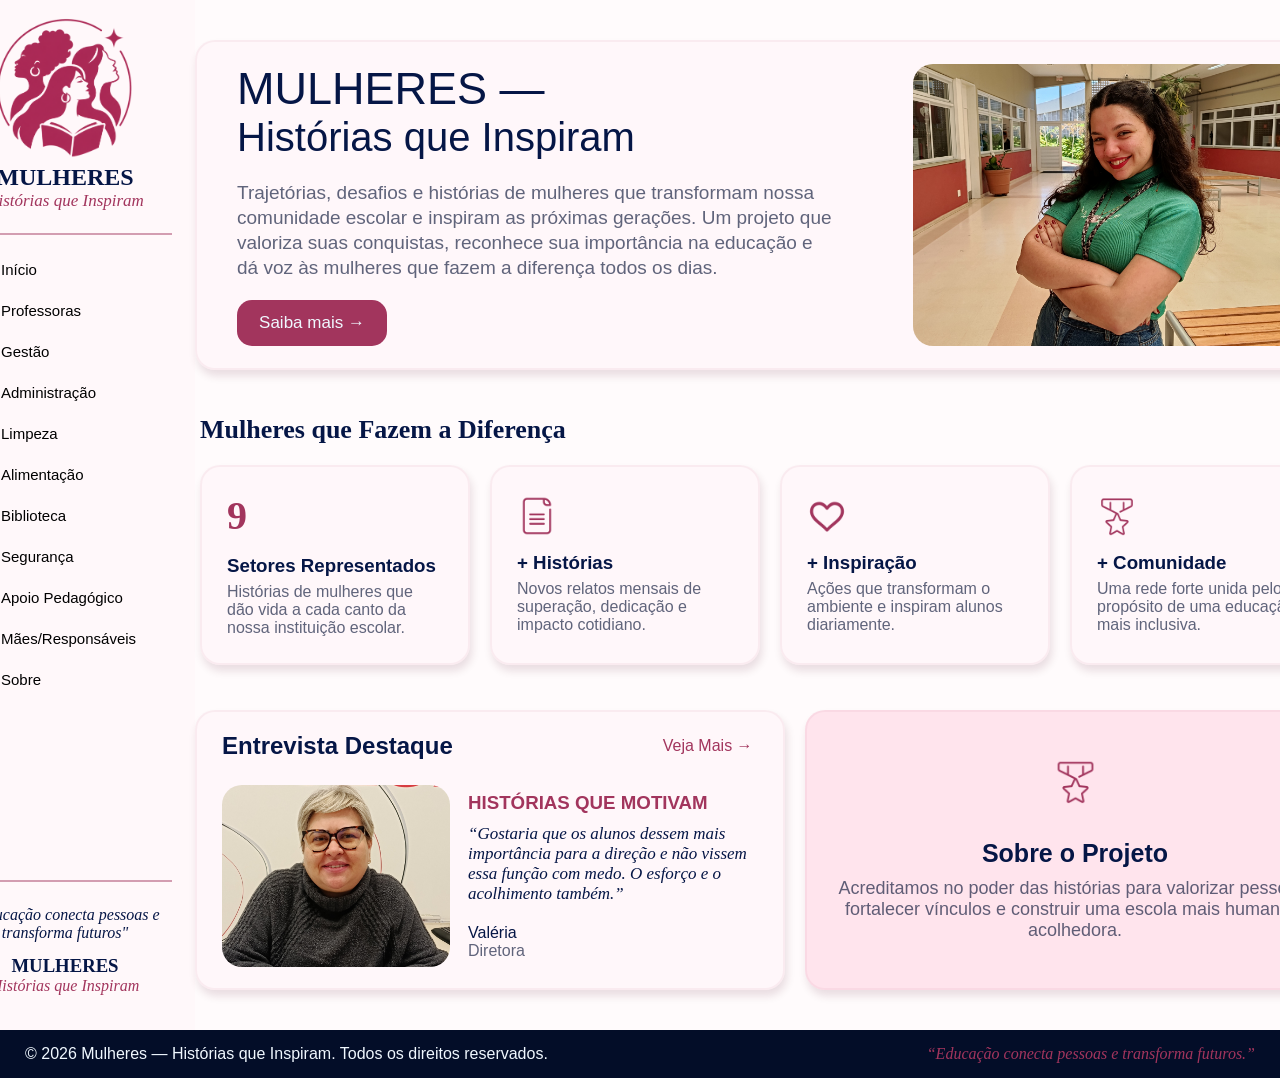
<file: index.html>
<!DOCTYPE html>
<html lang="pt-br">
<head>
    <meta charset="UTF-8">
    <meta name="viewport" content="width=device-width, initial-scale=1.0">
    <title>Mulheres que Inspiram</title>
    <link rel="stylesheet" href="./css/style.css">
</head>
<body>

    <div class="container">
        
         <div class="menu">

                <div class="perfil">
                        <img class="logo" src="./assets/icon/logo.png">
                    <div class="name">
                        <h2>MULHERES</h2>
                        <i>Histórias que Inspiram</i>
                    </div>
                </div>

                    <div class="line"></div>
           
            <div class="menu_option">

                <div class="option">
                    <img class="icon" src="./assets/icon/icons8-home-100.png">
                    <a class="type" href="./index.html">Início</a>
                </div>

                <div class="option">
                    <img class="icon" src="./assets/icon/icons8-pencil-100.png">
                    <a class="type" href="./pages/professoras.html">Professoras</a>
                </div>

                <div class="option">
                    <img class="icon" src="./assets/icon/icons8-users-100.png">
                    <a class="type" href="./pages/gestao.html">Gestão</a>
                </div>

                <div class="option">
                    <img class="icon" src="./assets/icon/icons8-engrenagem-100.png">
                    <a class="type" href="./pages/adm.html">Administração</a>
                </div>

                <div class="option">
                    <img class="icon" src="./assets/icon/icons8-vassoura-100.png">
                    <a class="type" href="./pages/limpeza.html">Limpeza</a>
                </div>
                
                <div class="option">
                    <img class="icon" src="./assets/icon/icons8-sala-de-jantar-100.png">
                    <a class="type" href="./pages/alimentacao.html">Alimentação</a>
                </div>

                <div class="option">
                    <img class="icon" src="./assets/icon/icons8-livro-100 (1).png">
                    <a class="type" href="./pages/biblioteca.html">Biblioteca</a>
                </div>

                <div class="option">
                    <img class="icon" src="./assets/icon/icons8-shield-100 (1).png">
                    <a class="type" href="./pages/seguranca.html">Segurança</a>
                </div>

                <div class="option">
                    <img class="icon" src="./assets/icon/icons8-medalha-100.png">
                    <a class="type" href="./pages/ap.html">Apoio Pedagógico</a>
                </div>
                
                <div class="option">
                    <img class="icon" src="./assets/icon/icons8-gostar-100.png">
                    <a class="type" href="./pages/mae.html">Mães/Responsáveis</a>
                </div>

                <div class="option">
                    <img class="icon" src="./assets/icon/icons8-informações-100 (1).png">
                    <a class="type" href="./pages/sobre.html">Sobre</a>
                </div>

            </div>    

                <div class="text">

                    <div class="line"></div>

                    <i>"Educação conecta pessoas e transforma futuros"</i>
                    
                    <div class="text_name">   
                        <h3>MULHERES</h3>
                        <i>Histórias que Inspiram</i>
                    </div>

                </div>

        </div>

            <div class="line"></div>

        <div class="main">

            <div class="card">

                <div class="card_1">

                    <h2>MULHERES —</h2>
                    <h3>Histórias que Inspiram</h3>
                    <p>Trajetórias, desafios e histórias de mulheres que transformam nossa comunidade escolar e inspiram as próximas gerações. Um projeto que valoriza suas conquistas, reconhece sua importância na educação e dá voz às mulheres que fazem a diferença todos os dias.</p>
                    <a class="more" href="./pages/sobre.html">Saiba mais →</a>
            
                </div>  
            
                    <img class="image" src="./img/palloma.jpg">      

            </div>
        
            <div class="destaque">

                <h2>Mulheres que Fazem a Diferença</h2>

                <div class="block">

                    <div class="block_destaque">
                        <h1>9</h1>
                        <h3>Setores Representados</h3>
                        <p>Histórias de mulheres que dão vida a cada canto da nossa instituição escolar.</p>
                    </div>

                    <div class="block_destaque">
                        <img class="icon" src="./assets/icon_hover/icons8-document-100.png">
                        <h3>+ Histórias</h3>
                        <p>Novos relatos mensais de superação, dedicação e impacto cotidiano.</p>
                    </div>

                    <div class="block_destaque">
                        <img class="icon" src="./assets/icon_hover/icons8-gostar-100 (1).png">
                        <h3>+ Inspiração</h3>
                        <p>Ações que transformam o ambiente e inspiram alunos diariamente.</p>
                    </div>

                    <div class="block_destaque">
                        <img class="icon" src="./assets/icon_hover/icons8-medal-100.png">
                        <h3>+ Comunidade</h3>
                        <p>Uma rede forte unida pelo propósito de uma educação mais inclusiva.</p>
                    </div>

                </div>

            </div>

            <div class="project">

                <div class="project_block">

                    <div class="project_text">
                        <h2>Entrevista Destaque</h2>
                        <a class="more" href="./pages/gestao.html">Veja Mais →</a>
                    </div>

                    <div class="block_project">
                    
                        <img class="image" src="./img/valeria.jpg">

                        <div class="text_project">
                            <h3>HISTÓRIAS QUE MOTIVAM</h3>
                            <i>“Gostaria que os alunos dessem mais importância para a direção e não vissem essa função com medo. O esforço e o acolhimento também.”</i>
                            <h4>Valéria</h4>
                            <p>Diretora</p>
                        </div>

                    </div> 

                </div>

                <div class="project_card">

                    <img class="icon" src="./assets/icon_hover/icons8-medal-100.png">
                    
                    <div class="project_card_text">
                        <h3>Sobre o Projeto</h3> 
                        <p>Acreditamos no poder das histórias para valorizar pessoas, fortalecer vínculos e construir uma escola mais humana e acolhedora.</p>   
                    </div>
        
                </div>

            </div>

        </div>

    </div>
    
            <div class="rodape">
                <p>© 2026 Mulheres — Histórias que Inspiram. Todos os direitos reservados.</p>
                <i>“Educação conecta pessoas e transforma futuros.”</i>
            </div>

</body>
</html>

<!-- teste edu -->
</file>
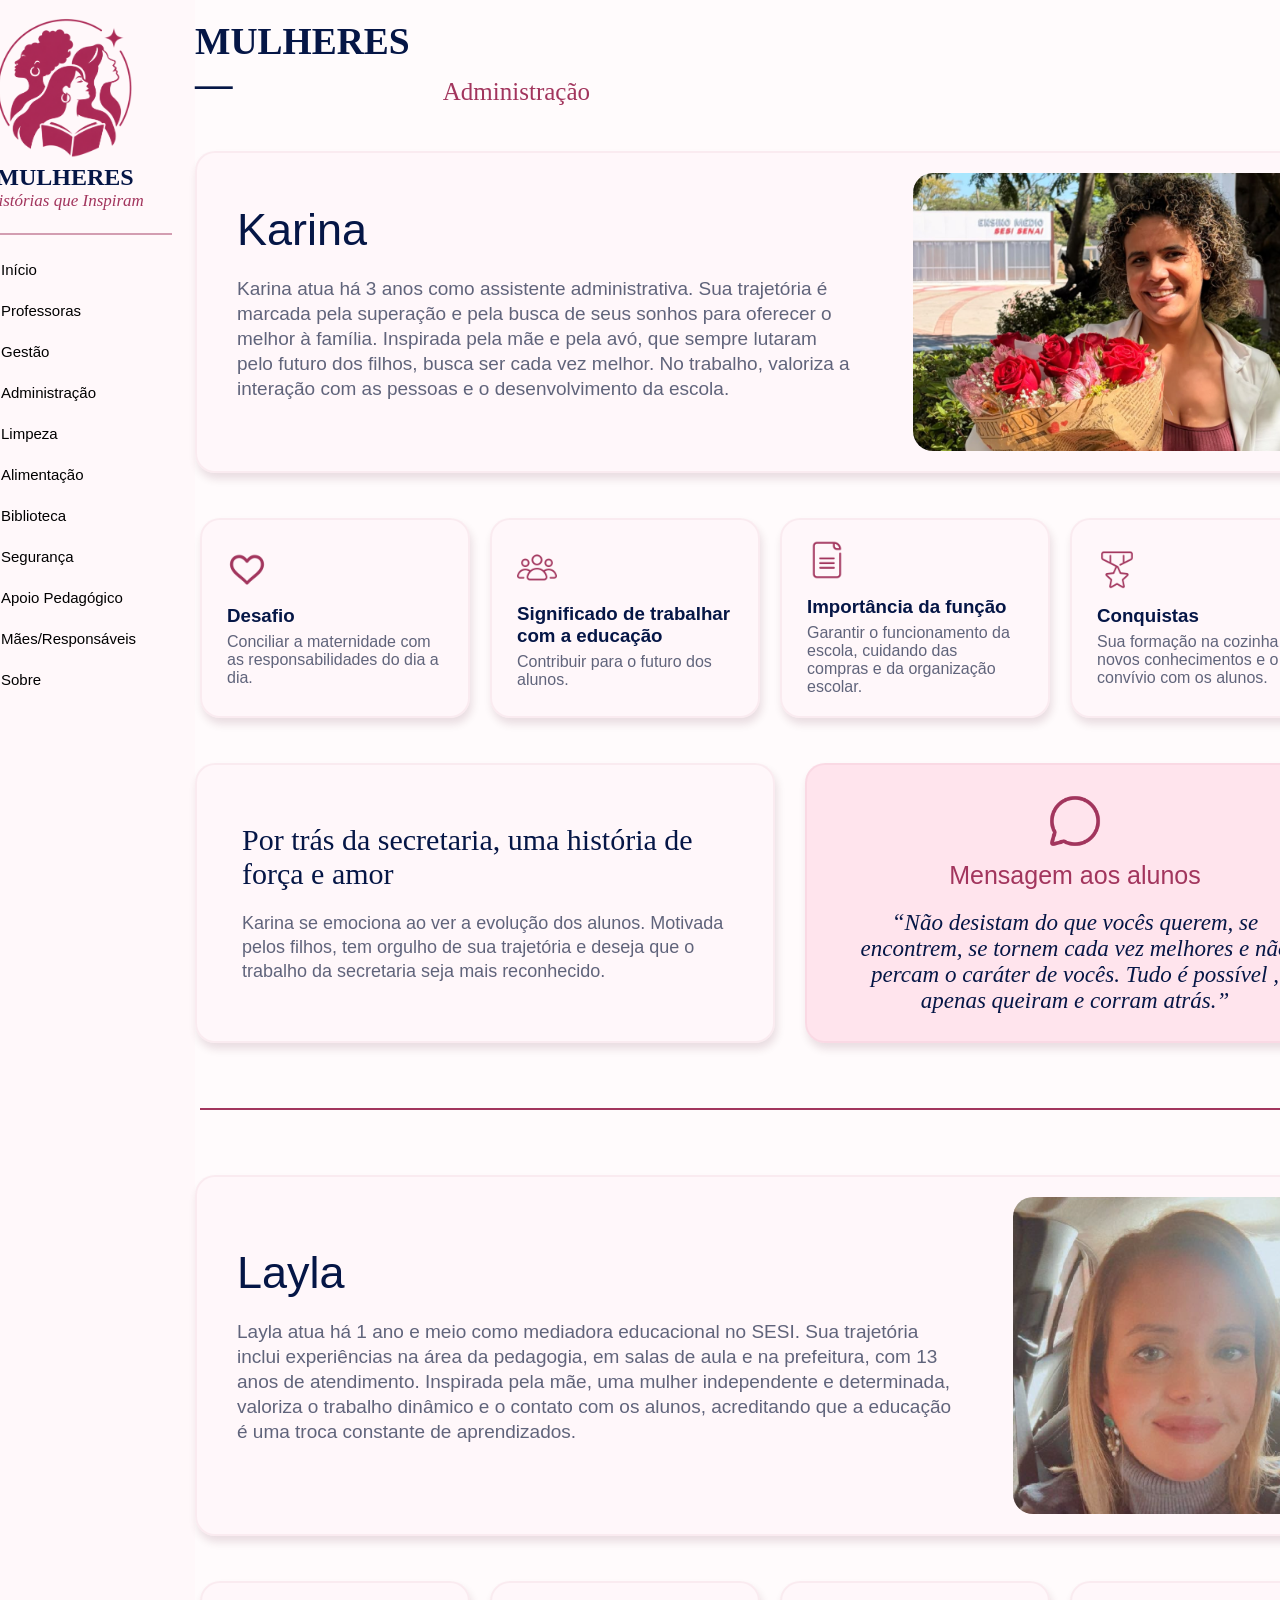
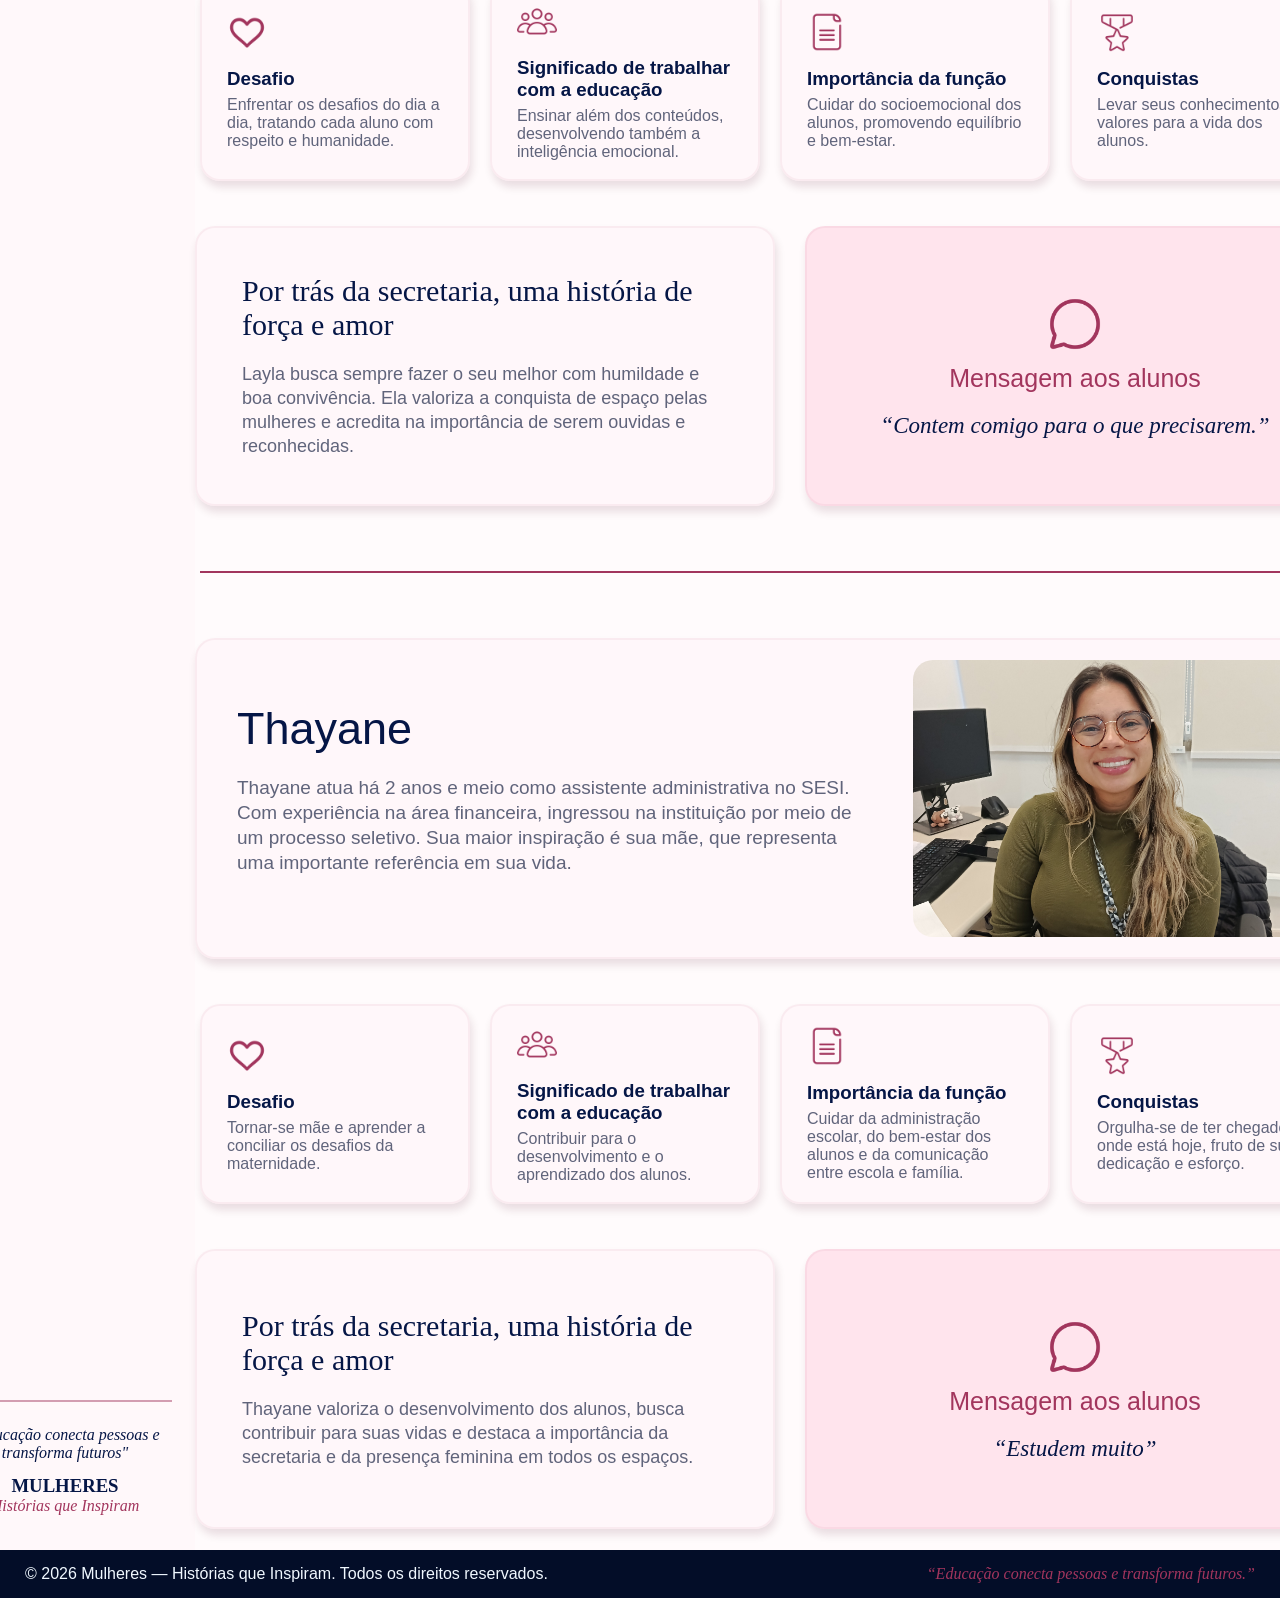
<file: pages/adm.html>
<!DOCTYPE html>
<html lang="pt-br">
<head>
    <meta charset="UTF-8">
    <meta name="viewport" content="width=device-width, initial-scale=1.0">
    <title>Administração</title>
    <link rel="stylesheet" href="../css/adm.css">
</head>
<body>

    <div class="container">
        
         <div class="menu">

                <div class="perfil">
                        <img class="logo" src="../assets/icon/logo.png">
                    <div class="name">
                        <h2>MULHERES</h2>
                        <i>Histórias que Inspiram</i>
                    </div>
                </div>

                    <div class="line"></div>
           
            <div class="menu_option">

                <div class="option">
                    <img class="icon" src="../assets/icon/icons8-home-100.png">
                    <a class="type" href="../index.html">Início</a>
                </div>

                <div class="option">
                    <img class="icon" src="../assets/icon/icons8-pencil-100.png">
                    <a class="type" href="professoras.html">Professoras</a>
                </div>


                <div class="option">
                    <img class="icon" src="../assets/icon/icons8-users-100.png">
                    <a class="type" href="gestao.html">Gestão</a>
                </div>

                <div class="option">
                    <img class="icon" src="../assets/icon/icons8-engrenagem-100.png">
                    <a class="type" href="adm.html">Administração</a>
                </div>

                <div class="option">
                    <img class="icon" src="../assets/icon/icons8-vassoura-100.png">
                    <a class="type" href="limpeza.html">Limpeza</a>
                </div>

                <div class="option">
                    <img class="icon" src="../assets/icon/icons8-sala-de-jantar-100.png">
                    <a class="type" href="alimentacao.html">Alimentação</a>
                </div>

                <div class="option">
                    <img class="icon" src="../assets/icon/icons8-livro-100 (1).png">
                    <a class="type" href="biblioteca.html">Biblioteca</a>
                </div>

                <div class="option">
                    <img class="icon" src="../assets/icon/icons8-shield-100 (1).png">
                    <a class="type" href="seguranca.html">Segurança</a>
                </div>

                <div class="option">
                    <img class="icon" src="../assets/icon/icons8-medalha-100.png">
                    <a class="type" href="ap.html">Apoio Pedagógico</a>
                </div>
                
                <div class="option">
                    <img class="icon" src="../assets/icon/icons8-gostar-100.png">
                    <a class="type" href="mae.html">Mães/Responsáveis</a>
                </div>

                <div class="option">
                    <img class="icon" src="../assets/icon/icons8-informações-100 (1).png">
                    <a class="type" href="sobre.html">Sobre</a>
                </div>

            </div>    

                <div class="text">

                    <div class="line"></div>

                    <i>"Educação conecta pessoas e transforma futuros"</i>
                    
                    <div class="text_name">   
                        <h3>MULHERES</h3>
                        <i>Histórias que Inspiram</i>
                    </div>

                </div>

        </div>

            <div class="line"></div>

        <div class="main">

            <div class="title">
                <h2>MULHERES —</h2>
                <p>Administração</p>
            </div>

            <div class="card">

                <div class="card_1">

                    <h2>Karina</h2>
                    <p>Karina atua há 3 anos como assistente administrativa. Sua trajetória é marcada pela superação e pela busca de seus sonhos para oferecer o melhor à família. Inspirada pela mãe e pela avó, que sempre lutaram pelo futuro dos filhos, busca ser cada vez melhor. No trabalho, valoriza a interação com as pessoas e o desenvolvimento da escola.</p>
            
                </div>  
            
                    <img class="image" src="../img/karina.png">      

            </div>
        
            <div class="destaque">

                <div class="block">

                    <div class="block_destaque">
                        <img class="icon" src="../assets/icon_hover/icons8-gostar-100 (1).png">
                        <h3>Desafio</h3>
                        <p>Conciliar a maternidade com as responsabilidades do dia a dia.</p>
                    </div>

                    <div class="block_destaque">
                        <img class="icon" src="../assets/icon_hover/icons8-grupo-de-usuários-100.png">
                        <h3>Significado de trabalhar com a educação</h3>
                        <p>Contribuir para o futuro dos alunos.</p>
                    </div>

                    <div class="block_destaque">
                        <img class="icon" src="../assets/icon_hover/icons8-document-100.png">
                        <h3>Importância da função</h3>
                        <p>Garantir o funcionamento da escola, cuidando das compras e da organização escolar.</p>
                    </div>

                    <div class="block_destaque">
                        <img class="icon" src="../assets/icon_hover/icons8-medal-100.png">
                        <h3>Conquistas</h3>
                        <p>Sua formação na cozinha, os novos conhecimentos e o convívio com os alunos.</p>
                    </div>

                </div>

            </div>
            
            <div class="about">

                <div class="about_text">
                    <h2>Por trás da secretaria, uma história de força e amor</h2>
                    <p>Karina se emociona ao ver a evolução dos alunos. Motivada pelos filhos, tem orgulho de sua trajetória e deseja que o trabalho da secretaria seja mais reconhecido.</p> 
                </div>

                <div class="quote">
                    <img class="icon" src="../assets/icon_hover/icons8-balão-de-fala-100.png">
                    <p>Mensagem aos alunos</p>
                    <i>“Não desistam do que vocês querem, se encontrem, se tornem cada vez melhores e não percam o caráter de vocês. Tudo é possível , apenas queiram e corram atrás.”</i>
                </div>

            </div>

                <div class="lin"></div>

            <div class="card">

                <div class="card_1">

                    <h2>Layla</h2>
                    <p>Layla atua há 1 ano e meio como mediadora educacional no SESI. Sua trajetória inclui experiências na área da pedagogia, em salas de aula e na prefeitura, com 13 anos de atendimento. Inspirada pela mãe, uma mulher independente e determinada, valoriza o trabalho dinâmico e o contato com os alunos, acreditando que a educação é uma troca constante de aprendizados.</p>
            
                </div>  
            
                    <img class="layla" src="../img/layla.png">      

            </div>
        
            <div class="destaque">

                <div class="block">

                    <div class="block_destaque">
                        <img class="icon" src="../assets/icon_hover/icons8-gostar-100 (1).png">
                        <h3>Desafio</h3>
                        <p>Enfrentar os desafios do dia a dia, tratando cada aluno com respeito e humanidade.</p>
                    </div>

                    <div class="block_destaque">
                        <img class="icon" src="../assets/icon_hover/icons8-grupo-de-usuários-100.png">
                        <h3>Significado de trabalhar com a educação</h3>
                        <p>Ensinar além dos conteúdos, desenvolvendo também a inteligência emocional.</p>
                    </div>

                    <div class="block_destaque">
                        <img class="icon" src="../assets/icon_hover/icons8-document-100.png">
                        <h3>Importância da função</h3>
                        <p>Cuidar do socioemocional dos alunos, promovendo equilíbrio e bem-estar.</p>
                    </div>

                    <div class="block_destaque">
                        <img class="icon" src="../assets/icon_hover/icons8-medal-100.png">
                        <h3>Conquistas</h3>
                        <p>Levar seus conhecimentos e valores para a vida dos alunos.</p>
                    </div>

                </div>

            </div>
            
            <div class="about">

                <div class="about_text">
                    <h2>Por trás da secretaria, uma história de força e amor</h2>
                    <p>Layla busca sempre fazer o seu melhor com humildade e boa convivência. Ela valoriza a conquista de espaço pelas mulheres e acredita na importância de serem ouvidas e reconhecidas.</p> 
                </div>

                <div class="quote">
                    <img class="icon" src="../assets/icon_hover/icons8-balão-de-fala-100.png">
                    <p>Mensagem aos alunos</p>
                    <i>“Contem comigo para o que precisarem.”</i>
                </div>

            </div>

                <div class="lin"></div>           
            
            <div class="card">

                <div class="card_1">

                    <h2>Thayane</h2>
                    <p>Thayane atua há 2 anos e meio como assistente administrativa no SESI. Com experiência na área financeira, ingressou na instituição por meio de um processo seletivo. Sua maior inspiração é sua mãe, que representa uma importante referência em sua vida.</p>
            
                </div>  
            
                    <img class="image" src="../img/thayne.jpg">      

            </div>
        
            <div class="destaque">

                <div class="block">

                    <div class="block_destaque">
                        <img class="icon" src="../assets/icon_hover/icons8-gostar-100 (1).png">
                        <h3>Desafio</h3>
                        <p>Tornar-se mãe e aprender a conciliar os desafios da maternidade.</p>
                    </div>

                    <div class="block_destaque">
                        <img class="icon" src="../assets/icon_hover/icons8-grupo-de-usuários-100.png">
                        <h3>Significado de trabalhar com a educação</h3>
                        <p>Contribuir para o desenvolvimento e o aprendizado dos alunos.</p>
                    </div>

                    <div class="block_destaque">
                        <img class="icon" src="../assets/icon_hover/icons8-document-100.png">
                        <h3>Importância da função</h3>
                        <p>Cuidar da administração escolar, do bem-estar dos alunos e da comunicação entre escola e família.</p>
                    </div>

                    <div class="block_destaque">
                        <img class="icon" src="../assets/icon_hover/icons8-medal-100.png">
                        <h3>Conquistas</h3>
                        <p>Orgulha-se de ter chegado onde está hoje, fruto de sua dedicação e esforço.</p>
                    </div>

                </div>

            </div>
            
            <div class="about">

                <div class="about_text">
                    <h2>Por trás da secretaria, uma história de força e amor</h2>
                    <p>Thayane valoriza o desenvolvimento dos alunos, busca contribuir para suas vidas e destaca a importância da secretaria e da presença feminina em todos os espaços.</p> 
                </div>

                <div class="quote">
                    <img class="icon" src="../assets/icon_hover/icons8-balão-de-fala-100.png">
                    <p>Mensagem aos alunos</p>
                    <i>“Estudem muito”</i>
                </div>

            </div>

        </div>  

    </div>  

            <div class="rodape">
                <p>© 2026 Mulheres — Histórias que Inspiram. Todos os direitos reservados.</p>
                <i>“Educação conecta pessoas e transforma futuros.”</i>
            </div>

</body>
</html>
</file>
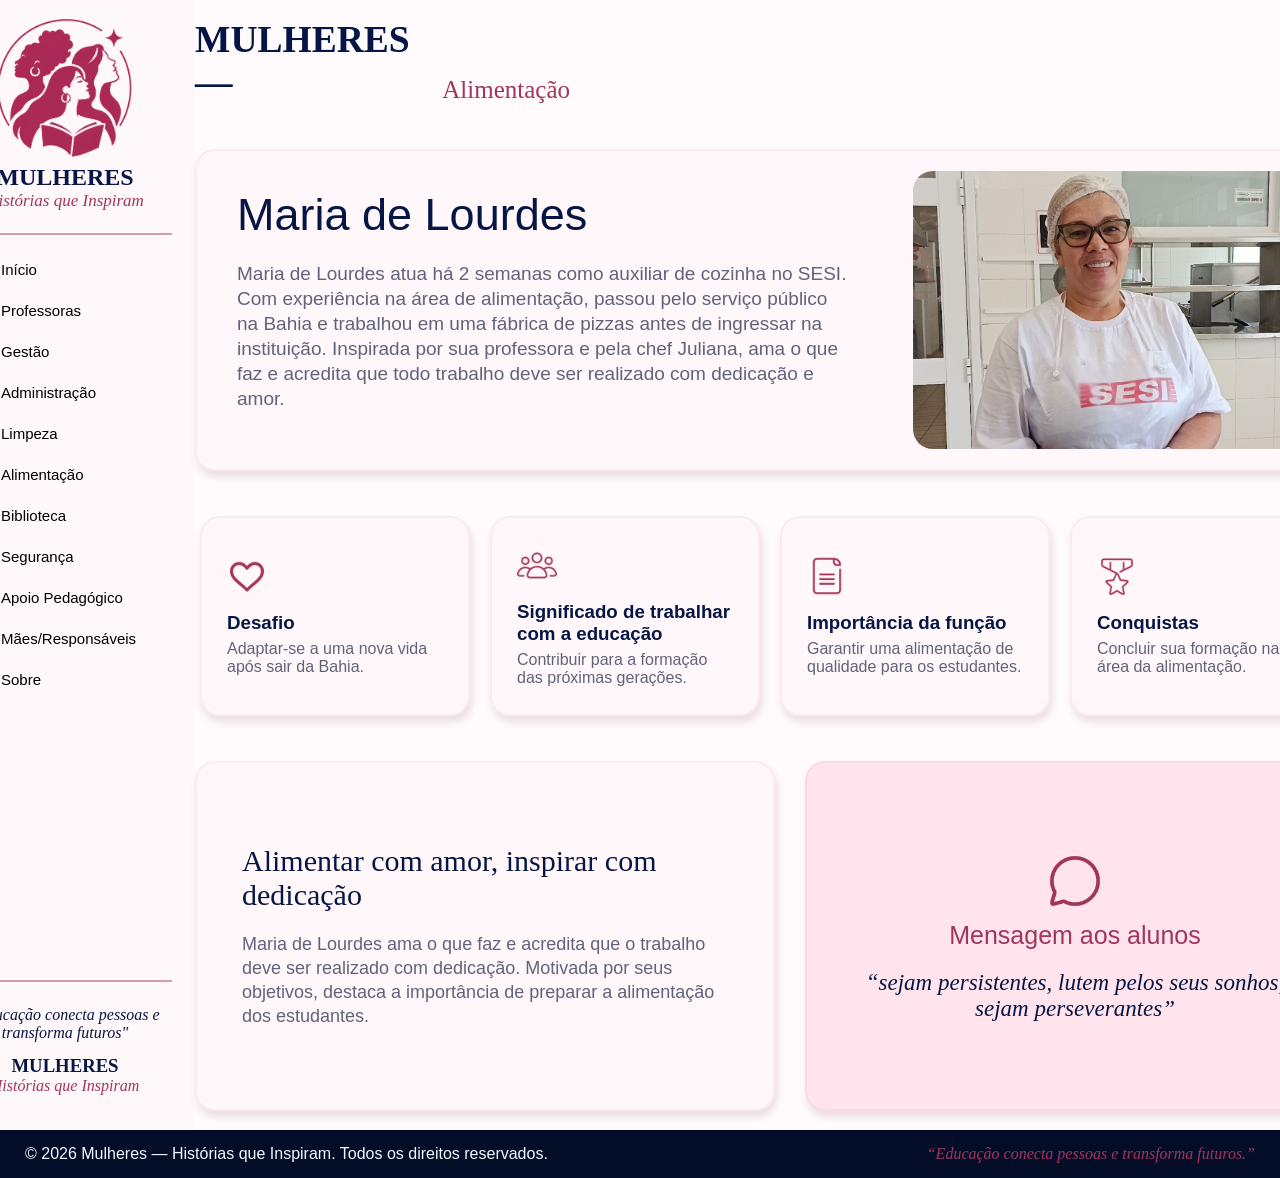
<file: pages/alimentacao.html>
<!DOCTYPE html>
<html lang="pt-br">
<head>
    <meta charset="UTF-8">
    <meta name="viewport" content="width=device-width, initial-scale=1.0">
    <title>Alimentação</title>
    <link rel="stylesheet" href="../css/alimentacao.css">
</head>
<body>

    <div class="container">
        
         <div class="menu">

                <div class="perfil">
                        <img class="logo" src="../assets/icon/logo.png">
                    <div class="name">
                        <h2>MULHERES</h2>
                        <i>Histórias que Inspiram</i>
                    </div>
                </div>

                    <div class="line"></div>
           
            <div class="menu_option">

                <div class="option">
                    <img class="icon" src="../assets/icon/icons8-home-100.png">
                    <a class="type" href="../index.html">Início</a>
                </div>

                <div class="option">
                    <img class="icon" src="../assets/icon/icons8-pencil-100.png">
                    <a class="type" href="professoras.html">Professoras</a>
                </div>


                <div class="option">
                    <img class="icon" src="../assets/icon/icons8-users-100.png">
                    <a class="type" href="gestao.html">Gestão</a>
                </div>

                <div class="option">
                    <img class="icon" src="../assets/icon/icons8-engrenagem-100.png">
                    <a class="type" href="adm.html">Administração</a>
                </div>

                <div class="option">
                    <img class="icon" src="../assets/icon/icons8-vassoura-100.png">
                    <a class="type" href="limpeza.html">Limpeza</a>
                </div>

                <div class="option">
                    <img class="icon" src="../assets/icon/icons8-sala-de-jantar-100.png">
                    <a class="type" href="alimentacao.html">Alimentação</a>
                </div>

                <div class="option">
                    <img class="icon" src="../assets/icon/icons8-livro-100 (1).png">
                    <a class="type" href="biblioteca.html">Biblioteca</a>
                </div>

                <div class="option">
                    <img class="icon" src="../assets/icon/icons8-shield-100 (1).png">
                    <a class="type" href="seguranca.html">Segurança</a>
                </div>

                <div class="option">
                    <img class="icon" src="../assets/icon/icons8-medalha-100.png">
                    <a class="type" href="ap.html">Apoio Pedagógico</a>
                </div>
                
                <div class="option">
                    <img class="icon" src="../assets/icon/icons8-gostar-100.png">
                    <a class="type" href="mae.html">Mães/Responsáveis</a>
                </div>

                <div class="option">
                    <img class="icon" src="../assets/icon/icons8-informações-100 (1).png">
                    <a class="type" href="sobre.html">Sobre</a>
                </div>

            </div>    

                <div class="text">

                    <div class="line"></div>

                    <i>"Educação conecta pessoas e transforma futuros"</i>
                    
                    <div class="text_name">   
                        <h3>MULHERES</h3>
                        <i>Histórias que Inspiram</i>
                    </div>

                </div>

        </div>

            <div class="line"></div>

        <div class="main">

            <div class="title">
                <h2>MULHERES —</h2>
                <p>Alimentação</p>
            </div>

            <div class="card">

                <div class="card_1">

                    <h2>Maria de Lourdes</h2>
                    <p>Maria de Lourdes atua há 2 semanas como auxiliar de cozinha no SESI. Com experiência na área de alimentação, passou pelo serviço público na Bahia e trabalhou em uma fábrica de pizzas antes de ingressar na instituição. Inspirada por sua professora e pela chef Juliana, ama o que faz e acredita que todo trabalho deve ser realizado com dedicação e amor.</p>
            
                </div>  
            
                    <img class="image" src="../img/mariaL.jpg">      

            </div>
        
            <div class="destaque">

                <div class="block">

                    <div class="block_destaque">
                        <img class="icon" src="../assets/icon_hover/icons8-gostar-100 (1).png">
                        <h3>Desafio</h3>
                        <p>Adaptar-se a uma nova vida após sair da Bahia.</p>
                    </div>

                    <div class="block_destaque">
                        <img class="icon" src="../assets/icon_hover/icons8-grupo-de-usuários-100.png">
                        <h3>Significado de trabalhar com a educação</h3>
                        <p>Contribuir para a formação das próximas gerações.</p>
                    </div>

                    <div class="block_destaque">
                        <img class="icon" src="../assets/icon_hover/icons8-document-100.png">
                        <h3>Importância da função</h3>
                        <p>Garantir uma alimentação de qualidade para os estudantes.</p>
                    </div>

                    <div class="block_destaque">
                        <img class="icon" src="../assets/icon_hover/icons8-medal-100.png">
                        <h3>Conquistas</h3>
                        <p>Concluir sua formação na área da alimentação.</p>
                    </div>

                </div>

            </div>
            
            <div class="about">

                <div class="about_text">
                    <h2>Alimentar com amor, inspirar com dedicação</h2>
                    <p>Maria de Lourdes ama o que faz e acredita que o trabalho deve ser realizado com dedicação. Motivada por seus objetivos, destaca a importância de preparar a alimentação dos estudantes.</p> 
                </div>

                <div class="quote">
                    <img class="icon" src="../assets/icon_hover/icons8-balão-de-fala-100.png">
                    <p>Mensagem aos alunos</p>
                    <i>“sejam persistentes, lutem pelos seus sonhos, sejam perseverantes”</i>
                </div>

            </div>

        </div>  

    </div>  

            <div class="rodape">
                <p>© 2026 Mulheres — Histórias que Inspiram. Todos os direitos reservados.</p>
                <i>“Educação conecta pessoas e transforma futuros.”</i>
            </div>

</body>
</html>
</file>
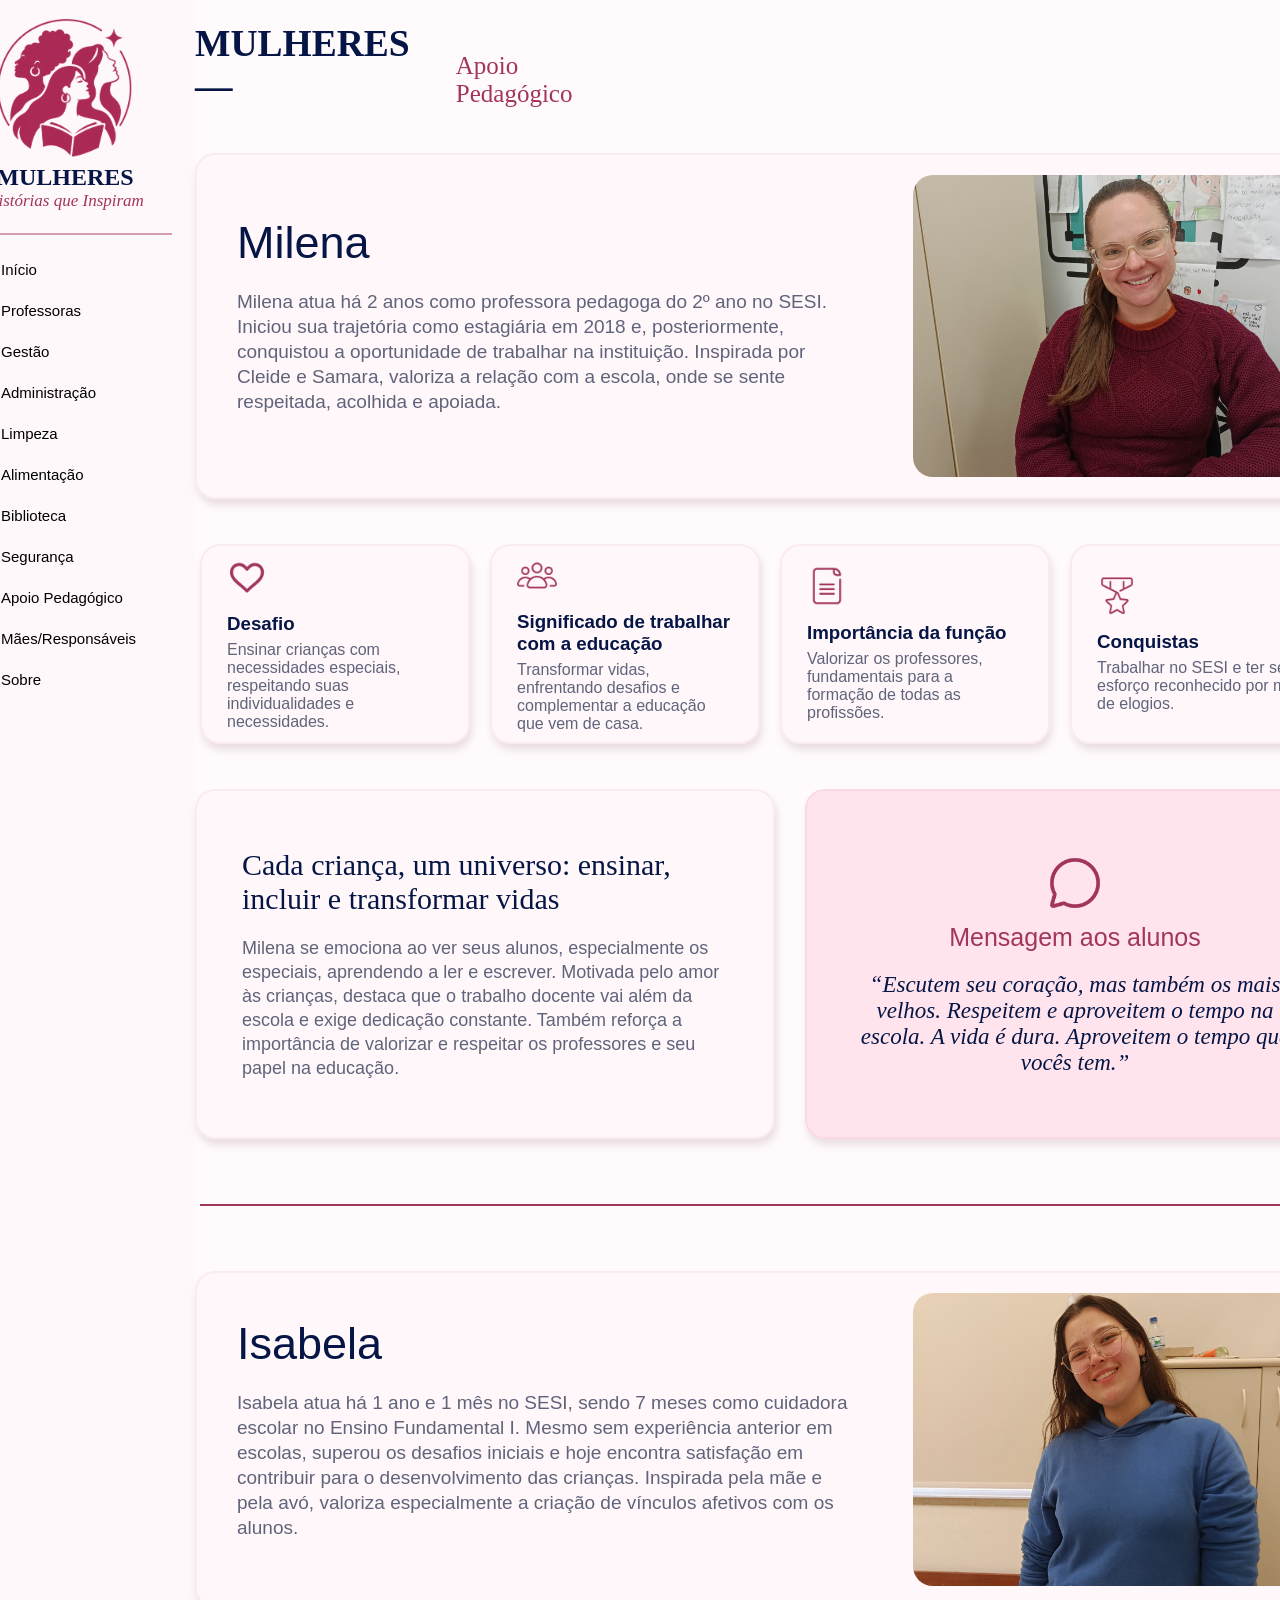
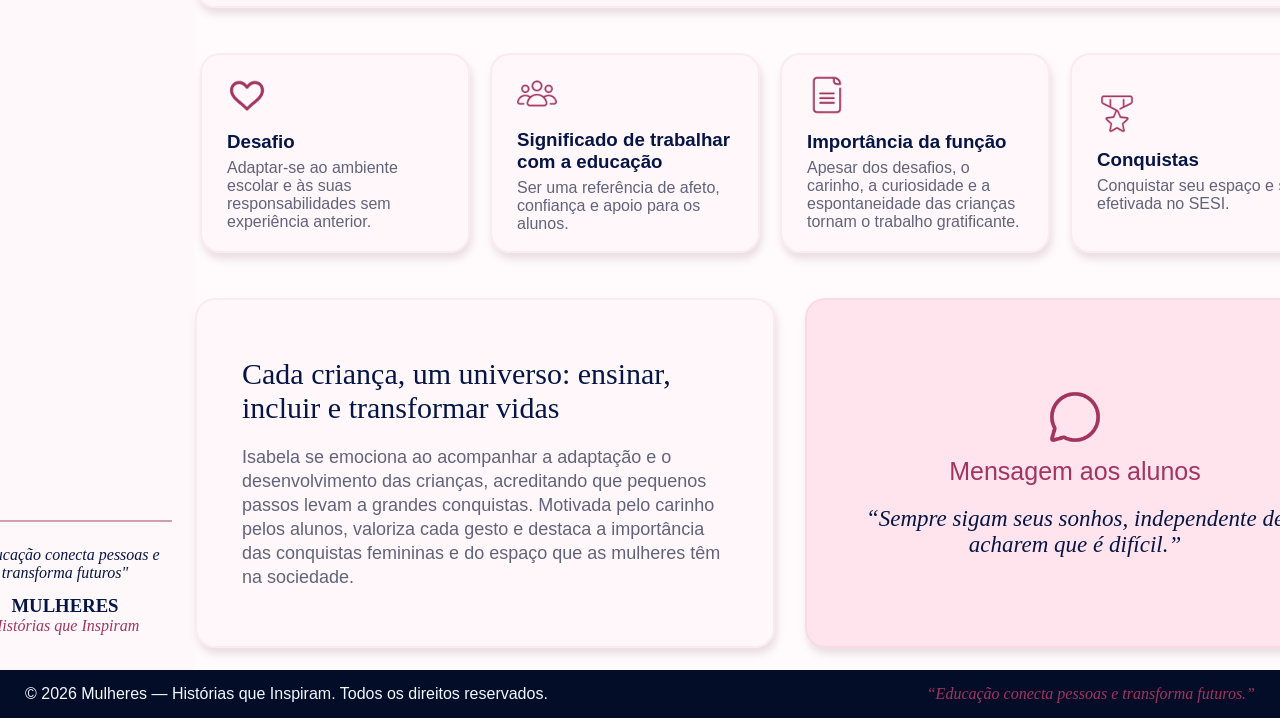
<file: pages/ap.html>
<!DOCTYPE html>
<html lang="pt-br">
<head>
    <meta charset="UTF-8">
    <meta name="viewport" content="width=device-width, initial-scale=1.0">
    <title>Apoio Pedagógico</title>
    <link rel="stylesheet" href="../css/ap.css">
</head>
<body>

    <div class="container">
        
         <div class="menu">

                <div class="perfil">
                        <img class="logo" src="../assets/icon/logo.png">
                    <div class="name">
                        <h2>MULHERES</h2>
                        <i>Histórias que Inspiram</i>
                    </div>
                </div>

                    <div class="line"></div>
           
            <div class="menu_option">

                <div class="option">
                    <img class="icon" src="../assets/icon/icons8-home-100.png">
                    <a class="type" href="../index.html">Início</a>
                </div>

                <div class="option">
                    <img class="icon" src="../assets/icon/icons8-pencil-100.png">
                    <a class="type" href="professoras.html">Professoras</a>
                </div>


                <div class="option">
                    <img class="icon" src="../assets/icon/icons8-users-100.png">
                    <a class="type" href="gestao.html">Gestão</a>
                </div>

                <div class="option">
                    <img class="icon" src="../assets/icon/icons8-engrenagem-100.png">
                    <a class="type" href="adm.html">Administração</a>
                </div>

                <div class="option">
                    <img class="icon" src="../assets/icon/icons8-vassoura-100.png">
                    <a class="type" href="limpeza.html">Limpeza</a>
                </div>

                <div class="option">
                    <img class="icon" src="../assets/icon/icons8-sala-de-jantar-100.png">
                    <a class="type" href="alimentacao.html">Alimentação</a>
                </div>

                <div class="option">
                    <img class="icon" src="../assets/icon/icons8-livro-100 (1).png">
                    <a class="type" href="biblioteca.html">Biblioteca</a>
                </div>

                <div class="option">
                    <img class="icon" src="../assets/icon/icons8-shield-100 (1).png">
                    <a class="type" href="seguranca.html">Segurança</a>
                </div>

                <div class="option">
                    <img class="icon" src="../assets/icon/icons8-medalha-100.png">
                    <a class="type" href="ap.html">Apoio Pedagógico</a>
                </div>
                
                <div class="option">
                    <img class="icon" src="../assets/icon/icons8-gostar-100.png">
                    <a class="type" href="mae.html">Mães/Responsáveis</a>
                </div>

                <div class="option">
                    <img class="icon" src="../assets/icon/icons8-informações-100 (1).png">
                    <a class="type" href="sobre.html">Sobre</a>
                </div>

            </div>    

                <div class="text">

                    <div class="line"></div>

                    <i>"Educação conecta pessoas e transforma futuros"</i>
                    
                    <div class="text_name">   
                        <h3>MULHERES</h3>
                        <i>Histórias que Inspiram</i>
                    </div>

                </div>

        </div>

            <div class="line"></div>

        <div class="main">

            <div class="title">
                <h2>MULHERES —</h2>
                <p>Apoio Pedagógico</p>
            </div>

            <div class="card">

                <div class="card_1">

                    <h2>Milena</h2>
                    <p>Milena atua há 2 anos como professora pedagoga do 2º ano no SESI. Iniciou sua trajetória como estagiária em 2018 e, posteriormente, conquistou a oportunidade de trabalhar na instituição. Inspirada por Cleide e Samara, valoriza a relação com a escola, onde se sente respeitada, acolhida e apoiada.</p>
            
                </div>  
            
                    <img class="image" src="../img/milena.jpg">      

            </div>
        
            <div class="destaque">

                <div class="block">

                    <div class="block_destaque">
                        <img class="icon" src="../assets/icon_hover/icons8-gostar-100 (1).png">
                        <h3>Desafio</h3>
                        <p>Ensinar crianças com necessidades especiais, respeitando suas individualidades e necessidades.</p>
                    </div>

                    <div class="block_destaque">
                        <img class="icon" src="../assets/icon_hover/icons8-grupo-de-usuários-100.png">
                        <h3>Significado de trabalhar com a educação</h3>
                        <p>Transformar vidas, enfrentando desafios e complementar a educação que vem de casa.</p>
                    </div>

                    <div class="block_destaque">
                        <img class="icon" src="../assets/icon_hover/icons8-document-100.png">
                        <h3>Importância da função</h3>
                        <p>Valorizar os professores, fundamentais para a formação de todas as profissões.</p>
                    </div>

                    <div class="block_destaque">
                        <img class="icon" src="../assets/icon_hover/icons8-medal-100.png">
                        <h3>Conquistas</h3>
                        <p>Trabalhar no SESI e ter seu esforço reconhecido por meio de elogios.</p>
                    </div>

                </div>

            </div>
            
            <div class="about">

                <div class="about_text">
                    <h2>Cada criança, um universo: ensinar, incluir e transformar vidas</h2>
                    <p>Milena se emociona ao ver seus alunos, especialmente os especiais, aprendendo a ler e escrever. Motivada pelo amor às crianças, destaca que o trabalho docente vai além da escola e exige dedicação constante. Também reforça a importância de valorizar e respeitar os professores e seu papel na educação.</p> 
                </div>

                <div class="quote">
                    <img class="icon" src="../assets/icon_hover/icons8-balão-de-fala-100.png">
                    <p>Mensagem aos alunos</p>
                    <i>“Escutem seu coração, mas também os mais velhos. Respeitem e aproveitem o tempo na escola. A vida é dura. Aproveitem o tempo que vocês tem.”</i>
                </div>

            </div>

                <div class="lin"></div>

            <div class="card">

                <div class="card_1">

                    <h2>Isabela</h2>
                    <p>Isabela atua há 1 ano e 1 mês no SESI, sendo 7 meses como cuidadora escolar no Ensino Fundamental I. Mesmo sem experiência anterior em escolas, superou os desafios iniciais e hoje encontra satisfação em contribuir para o desenvolvimento das crianças. Inspirada pela mãe e pela avó, valoriza especialmente a criação de vínculos afetivos com os alunos.</p>
            
                </div>  
            
                    <img class="image" src="../img/isabela.jpg">      

            </div>
        
            <div class="destaque">

                <div class="block">

                    <div class="block_destaque">
                        <img class="icon" src="../assets/icon_hover/icons8-gostar-100 (1).png">
                        <h3>Desafio</h3>
                        <p>Adaptar-se ao ambiente escolar e às suas responsabilidades sem experiência anterior.</p>
                    </div>

                    <div class="block_destaque">
                        <img class="icon" src="../assets/icon_hover/icons8-grupo-de-usuários-100.png">
                        <h3>Significado de trabalhar com a educação</h3>
                        <p>Ser uma referência de afeto, confiança e apoio para os alunos.</p>
                    </div>

                    <div class="block_destaque">
                        <img class="icon" src="../assets/icon_hover/icons8-document-100.png">
                        <h3>Importância da função</h3>
                        <p>Apesar dos desafios, o carinho, a curiosidade e a espontaneidade das crianças tornam o trabalho gratificante.</p>
                    </div>

                    <div class="block_destaque">
                        <img class="icon" src="../assets/icon_hover/icons8-medal-100.png">
                        <h3>Conquistas</h3>
                        <p>Conquistar seu espaço e ser efetivada no SESI.</p>
                    </div>

                </div>

            </div>
            
            <div class="about">

                <div class="about_text">
                    <h2>Cada criança, um universo: ensinar, incluir e transformar vidas</h2>
                    <p>Isabela se emociona ao acompanhar a adaptação e o desenvolvimento das crianças, acreditando que pequenos passos levam a grandes conquistas. Motivada pelo carinho pelos alunos, valoriza cada gesto e destaca a importância das conquistas femininas e do espaço que as mulheres têm na sociedade.</p> 
                </div>

                <div class="quote">
                    <img class="icon" src="../assets/icon_hover/icons8-balão-de-fala-100.png">
                    <p>Mensagem aos alunos</p>
                    <i>“Sempre sigam seus sonhos, independente de acharem que é difícil.”</i>
                </div>

            </div>

        </div>  

    </div>  

            <div class="rodape">
                <p>© 2026 Mulheres — Histórias que Inspiram. Todos os direitos reservados.</p>
                <i>“Educação conecta pessoas e transforma futuros.”</i>
            </div>

</body>
</html>
</file>
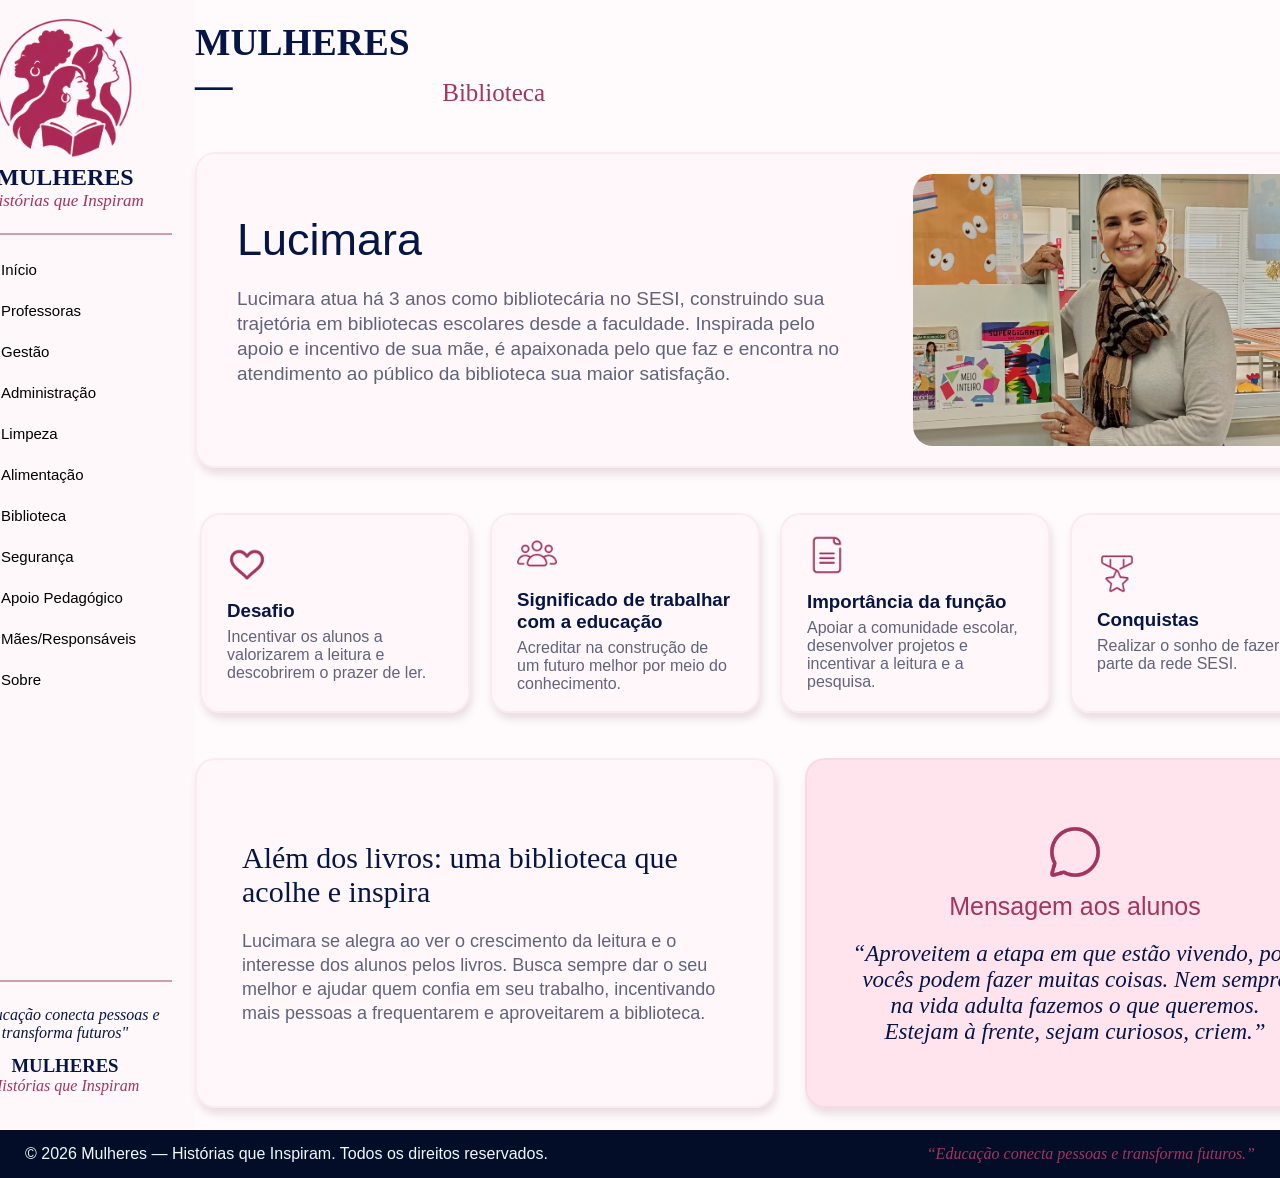
<file: pages/biblioteca.html>
<!DOCTYPE html>
<html lang="pt-br">
<head>
    <meta charset="UTF-8">
    <meta name="viewport" content="width=device-width, initial-scale=1.0">
    <title>Biblioteca</title>
    <link rel="stylesheet" href="../css/biblioteca.css">
</head>
<body>

    <div class="container">
        
         <div class="menu">

                <div class="perfil">
                        <img class="logo" src="../assets/icon/logo.png">
                    <div class="name">
                        <h2>MULHERES</h2>
                        <i>Histórias que Inspiram</i>
                    </div>
                </div>

                    <div class="line"></div>
           
            <div class="menu_option">

                <div class="option">
                    <img class="icon" src="../assets/icon/icons8-home-100.png">
                    <a class="type" href="../index.html">Início</a>
                </div>

                <div class="option">
                    <img class="icon" src="../assets/icon/icons8-pencil-100.png">
                    <a class="type" href="professoras.html">Professoras</a>
                </div>


                <div class="option">
                    <img class="icon" src="../assets/icon/icons8-users-100.png">
                    <a class="type" href="gestao.html">Gestão</a>
                </div>

                <div class="option">
                    <img class="icon" src="../assets/icon/icons8-engrenagem-100.png">
                    <a class="type" href="adm.html">Administração</a>
                </div>

                <div class="option">
                    <img class="icon" src="../assets/icon/icons8-vassoura-100.png">
                    <a class="type" href="limpeza.html">Limpeza</a>
                </div>

                <div class="option">
                    <img class="icon" src="../assets/icon/icons8-sala-de-jantar-100.png">
                    <a class="type" href="alimentacao.html">Alimentação</a>
                </div>

                <div class="option">
                    <img class="icon" src="../assets/icon/icons8-livro-100 (1).png">
                    <a class="type" href="biblioteca.html">Biblioteca</a>
                </div>

                <div class="option">
                    <img class="icon" src="../assets/icon/icons8-shield-100 (1).png">
                    <a class="type" href="seguranca.html">Segurança</a>
                </div>

                <div class="option">
                    <img class="icon" src="../assets/icon/icons8-medalha-100.png">
                    <a class="type" href="ap.html">Apoio Pedagógico</a>
                </div>
                
                <div class="option">
                    <img class="icon" src="../assets/icon/icons8-gostar-100.png">
                    <a class="type" href="mae.html">Mães/Responsáveis</a>
                </div>

                <div class="option">
                    <img class="icon" src="../assets/icon/icons8-informações-100 (1).png">
                    <a class="type" href="sobre.html">Sobre</a>
                </div>

            </div>    

                <div class="text">

                    <div class="line"></div>

                    <i>"Educação conecta pessoas e transforma futuros"</i>
                    
                    <div class="text_name">   
                        <h3>MULHERES</h3>
                        <i>Histórias que Inspiram</i>
                    </div>

                </div>

        </div>

            <div class="line"></div>

        <div class="main">

            <div class="title">
                <h2>MULHERES —</h2>
                <p>Biblioteca</p>
            </div>

            <div class="card">

                <div class="card_1">

                    <h2>Lucimara</h2>
                    <p>Lucimara atua há 3 anos como bibliotecária no SESI, construindo sua trajetória em bibliotecas escolares desde a faculdade. Inspirada pelo apoio e incentivo de sua mãe, é apaixonada pelo que faz e encontra no atendimento ao público da biblioteca sua maior satisfação.</p>
            
                </div>  
            
                    <img class="image" src="../img/lucimara.jpg    ">      

            </div>
        
            <div class="destaque">

                <div class="block">

                    <div class="block_destaque">
                        <img class="icon" src="../assets/icon_hover/icons8-gostar-100 (1).png">
                        <h3>Desafio</h3>
                        <p>Incentivar os alunos a valorizarem a leitura e descobrirem o prazer de ler.</p>
                    </div>

                    <div class="block_destaque">
                        <img class="icon" src="../assets/icon_hover/icons8-grupo-de-usuários-100.png">
                        <h3>Significado de trabalhar com a educação</h3>
                        <p>Acreditar na construção de um futuro melhor por meio do conhecimento.</p>
                    </div>

                    <div class="block_destaque">
                        <img class="icon" src="../assets/icon_hover/icons8-document-100.png">
                        <h3>Importância da função</h3>
                        <p>Apoiar a comunidade escolar, desenvolver projetos e incentivar a leitura e a pesquisa.</p>
                    </div>

                    <div class="block_destaque">
                        <img class="icon" src="../assets/icon_hover/icons8-medal-100.png">
                        <h3>Conquistas</h3>
                        <p>Realizar o sonho de fazer parte da rede SESI.</p>
                    </div>

                </div>

            </div>
            
            <div class="about">

                <div class="about_text">
                    <h2>Além dos livros: uma biblioteca que acolhe e inspira</h2>
                    <p>Lucimara se alegra ao ver o crescimento da leitura e o interesse dos alunos pelos livros. Busca sempre dar o seu melhor e ajudar quem confia em seu trabalho, incentivando mais pessoas a frequentarem e aproveitarem a biblioteca.</p> 
                </div>

                <div class="quote">
                    <img class="icon" src="../assets/icon_hover/icons8-balão-de-fala-100.png">
                    <p>Mensagem aos alunos</p>
                    <i>“Aproveitem a etapa em que estão vivendo, pois vocês podem fazer muitas coisas. Nem sempre na vida adulta fazemos o que queremos. Estejam à frente, sejam curiosos, criem.”</i>
                </div>

            </div>

        </div>  

    </div>  

            <div class="rodape">
                <p>© 2026 Mulheres — Histórias que Inspiram. Todos os direitos reservados.</p>
                <i>“Educação conecta pessoas e transforma futuros.”</i>
            </div>

</body>
</html>
</file>
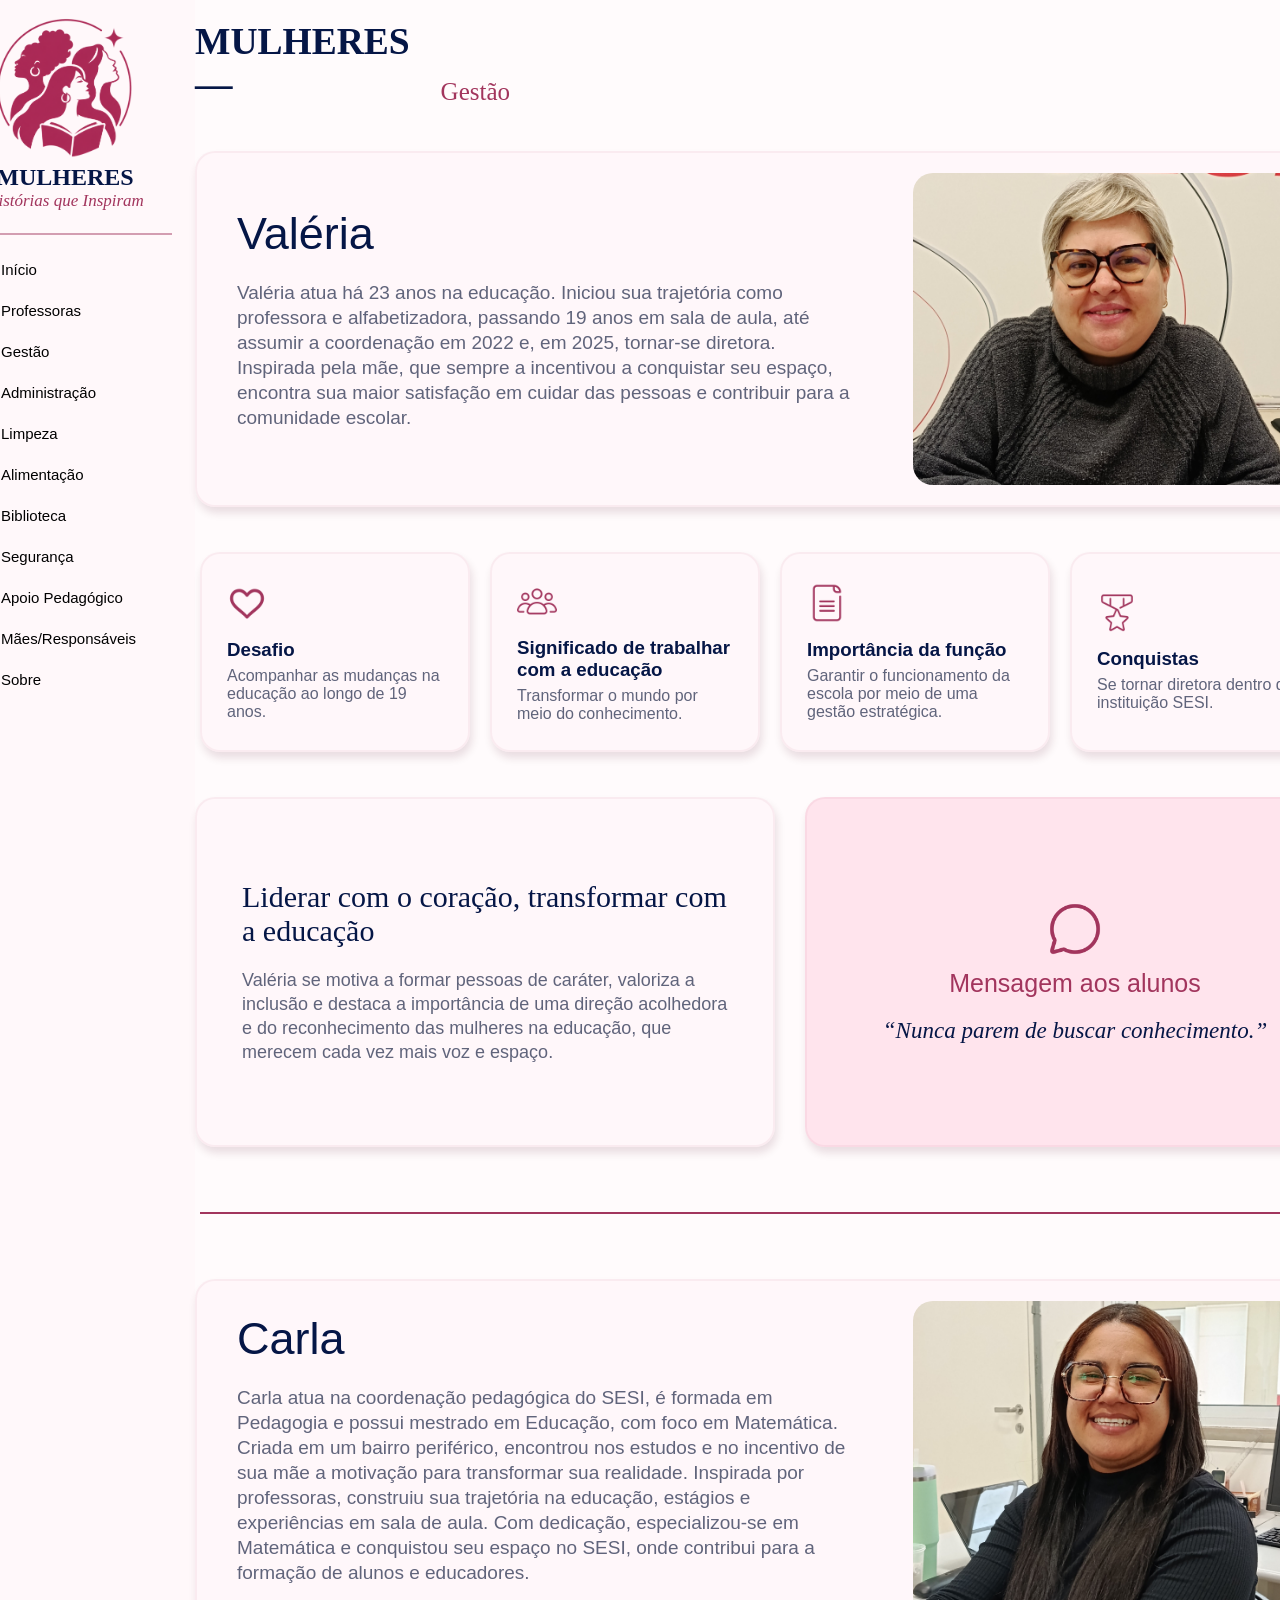
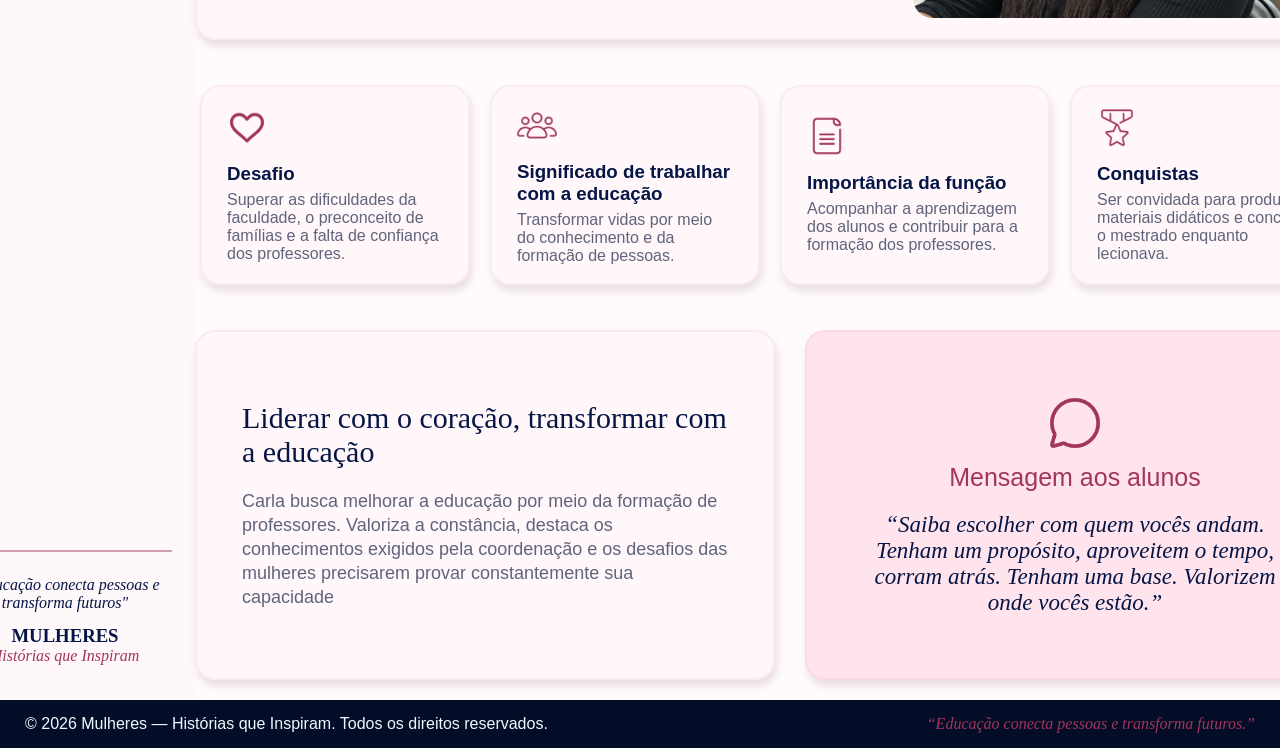
<file: pages/gestao.html>
<!DOCTYPE html>
<html lang="pt-br">
<head>
    <meta charset="UTF-8">
    <meta name="viewport" content="width=device-width, initial-scale=1.0">
    <title>Gestão</title>
    <link rel="stylesheet" href="../css/gestao.css">
</head>
<body>

    <div class="container">
        
         <div class="menu">

                <div class="perfil">
                        <img class="logo" src="../assets/icon/logo.png">
                    <div class="name">
                        <h2>MULHERES</h2>
                        <i>Histórias que Inspiram</i>
                    </div>
                </div>

                    <div class="line"></div>
           
            <div class="menu_option">

                <div class="option">
                    <img class="icon" src="../assets/icon/icons8-home-100.png">
                    <a class="type" href="../index.html">Início</a>
                </div>

                <div class="option">
                    <img class="icon" src="../assets/icon/icons8-pencil-100.png">
                    <a class="type" href="professoras.html">Professoras</a>
                </div>


                <div class="option">
                    <img class="icon" src="../assets/icon/icons8-users-100.png">
                    <a class="type" href="gestao.html">Gestão</a>
                </div>

                <div class="option">
                    <img class="icon" src="../assets/icon/icons8-engrenagem-100.png">
                    <a class="type" href="adm.html">Administração</a>
                </div>

                <div class="option">
                    <img class="icon" src="../assets/icon/icons8-vassoura-100.png">
                    <a class="type" href="limpeza.html">Limpeza</a>
                </div>

                <div class="option">
                    <img class="icon" src="../assets/icon/icons8-sala-de-jantar-100.png">
                    <a class="type" href="alimentacao.html">Alimentação</a>
                </div>

                <div class="option">
                    <img class="icon" src="../assets/icon/icons8-livro-100 (1).png">
                    <a class="type" href="biblioteca.html">Biblioteca</a>
                </div>

                <div class="option">
                    <img class="icon" src="../assets/icon/icons8-shield-100 (1).png">
                    <a class="type" href="seguranca.html">Segurança</a>
                </div>

                <div class="option">
                    <img class="icon" src="../assets/icon/icons8-medalha-100.png">
                    <a class="type" href="ap.html">Apoio Pedagógico</a>
                </div>
                
                <div class="option">
                    <img class="icon" src="../assets/icon/icons8-gostar-100.png">
                    <a class="type" href="mae.html">Mães/Responsáveis</a>
                </div>

                <div class="option">
                    <img class="icon" src="../assets/icon/icons8-informações-100 (1).png">
                    <a class="type" href="sobre.html">Sobre</a>
                </div>

            </div>    

                <div class="text">

                    <div class="line"></div>

                    <i>"Educação conecta pessoas e transforma futuros"</i>
                    
                    <div class="text_name">   
                        <h3>MULHERES</h3>
                        <i>Histórias que Inspiram</i>
                    </div>

                </div>

        </div>

            <div class="line"></div>

        <div class="main">

            <div class="title">
                <h2>MULHERES —</h2>
                <p>Gestão</p>
            </div>

            <div class="card">

                <div class="card_1">

                    <h2>Valéria</h2>
                    <p>Valéria atua há 23 anos na educação. Iniciou sua trajetória como professora e alfabetizadora, passando 19 anos em sala de aula, até assumir a coordenação em 2022 e, em 2025, tornar-se diretora. Inspirada pela mãe, que sempre a incentivou a conquistar seu espaço, encontra sua maior satisfação em cuidar das pessoas e contribuir para a comunidade escolar.</p>
            
                </div>  
            
                    <img class="image" src="../img/valeria.jpg">      

            </div>
        
            <div class="destaque">

                <div class="block">

                    <div class="block_destaque">
                        <img class="icon" src="../assets/icon_hover/icons8-gostar-100 (1).png">
                        <h3>Desafio</h3>
                        <p>Acompanhar as mudanças na educação ao longo de 19 anos.</p>
                    </div>

                    <div class="block_destaque">
                        <img class="icon" src="../assets/icon_hover/icons8-grupo-de-usuários-100.png">
                        <h3>Significado de trabalhar com a educação</h3>
                        <p>Transformar o mundo por meio do conhecimento.</p>
                    </div>

                    <div class="block_destaque">
                        <img class="icon" src="../assets/icon_hover/icons8-document-100.png">
                        <h3>Importância da função</h3>
                        <p>Garantir o funcionamento da escola por meio de uma gestão estratégica.</p>
                    </div>

                    <div class="block_destaque">
                        <img class="icon" src="../assets/icon_hover/icons8-medal-100.png">
                        <h3>Conquistas</h3>
                        <p>Se tornar diretora dentro da instituição SESI.</p>
                    </div>

                </div>

            </div>
            
            <div class="about">

                <div class="about_text">
                    <h2>Liderar com o coração, transformar com a educação</h2>
                    <p>Valéria se motiva a formar pessoas de caráter, valoriza a inclusão e destaca a importância de uma direção acolhedora e do reconhecimento das mulheres na educação, que merecem cada vez mais voz e espaço.</p> 
                </div>

                <div class="quote">
                    <img class="icon" src="../assets/icon_hover/icons8-balão-de-fala-100.png">
                    <p>Mensagem aos alunos</p>
                    <i>“Nunca parem de buscar conhecimento.”</i>
                </div>

            </div>

                <div class="lin"></div>

            <div class="card">

                <div class="card_1">

                    <h2>Carla</h2>
                    <p>Carla atua na coordenação pedagógica do SESI, é formada em Pedagogia e possui mestrado em Educação, com foco em Matemática. Criada em um bairro periférico, encontrou nos estudos e no incentivo de sua mãe a motivação para transformar sua realidade. Inspirada por professoras, construiu sua trajetória na educação, estágios e experiências em sala de aula. Com dedicação, especializou-se em Matemática e conquistou seu espaço no SESI, onde contribui para a formação de alunos e educadores.</p>
            
                </div>  
            
                    <img class="image" src="../img/carla.jpg">      

            </div>
        
            <div class="destaque">

                <div class="block">

                    <div class="block_destaque">
                        <img class="icon" src="../assets/icon_hover/icons8-gostar-100 (1).png">
                        <h3>Desafio</h3>
                        <p>Superar as dificuldades da faculdade, o preconceito de famílias e a falta de confiança dos professores.</p>
                    </div>

                    <div class="block_destaque">
                        <img class="icon" src="../assets/icon_hover/icons8-grupo-de-usuários-100.png">
                        <h3>Significado de trabalhar com a educação</h3>
                        <p>Transformar vidas por meio do conhecimento e da formação de pessoas.</p>
                    </div>

                    <div class="block_destaque">
                        <img class="icon" src="../assets/icon_hover/icons8-document-100.png">
                        <h3>Importância da função</h3>
                        <p>Acompanhar a aprendizagem dos alunos e contribuir para a formação dos professores.</p>
                    </div>

                    <div class="block_destaque">
                        <img class="icon" src="../assets/icon_hover/icons8-medal-100.png">
                        <h3>Conquistas</h3>
                        <p>Ser convidada para produzir materiais didáticos e concluir o mestrado enquanto lecionava.</p>
                    </div>

                </div>

            </div>
            
            <div class="about">

                <div class="about_text">
                    <h2>Liderar com o coração, transformar com a educação</h2>
                    <p>Carla busca melhorar a educação por meio da formação de professores. Valoriza a constância, destaca os conhecimentos exigidos pela coordenação e os desafios das mulheres precisarem provar constantemente sua capacidade</p> 
                </div>

                <div class="quote">
                    <img class="icon" src="../assets/icon_hover/icons8-balão-de-fala-100.png">
                    <p>Mensagem aos alunos</p>
                    <i>“Saiba escolher com quem vocês andam. Tenham um propósito, aproveitem o tempo, corram atrás. Tenham uma base. Valorizem onde vocês estão.”</i>
                </div>

            </div>
            
        </div>  

    </div>  

            <div class="rodape">
                <p>© 2026 Mulheres — Histórias que Inspiram. Todos os direitos reservados.</p>
                <i>“Educação conecta pessoas e transforma futuros.”</i>
            </div>

</body>
</html>
</file>
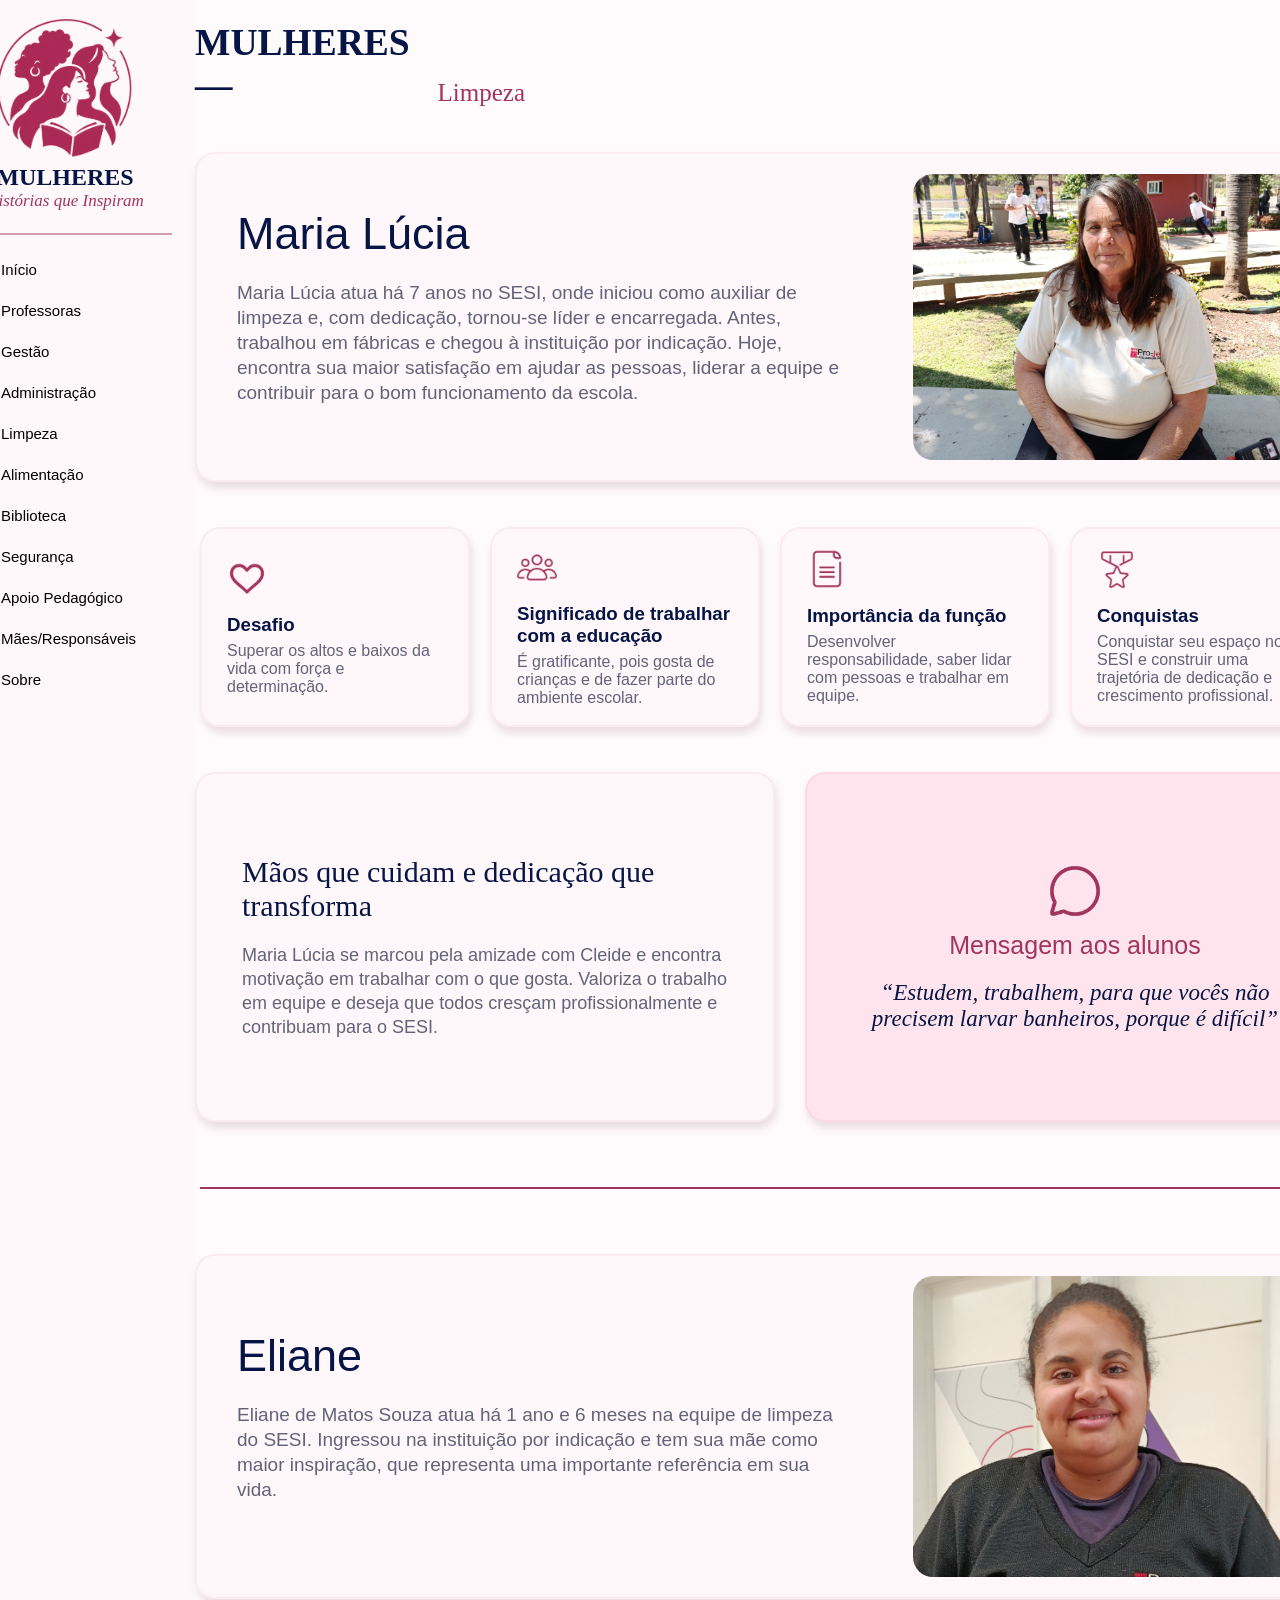
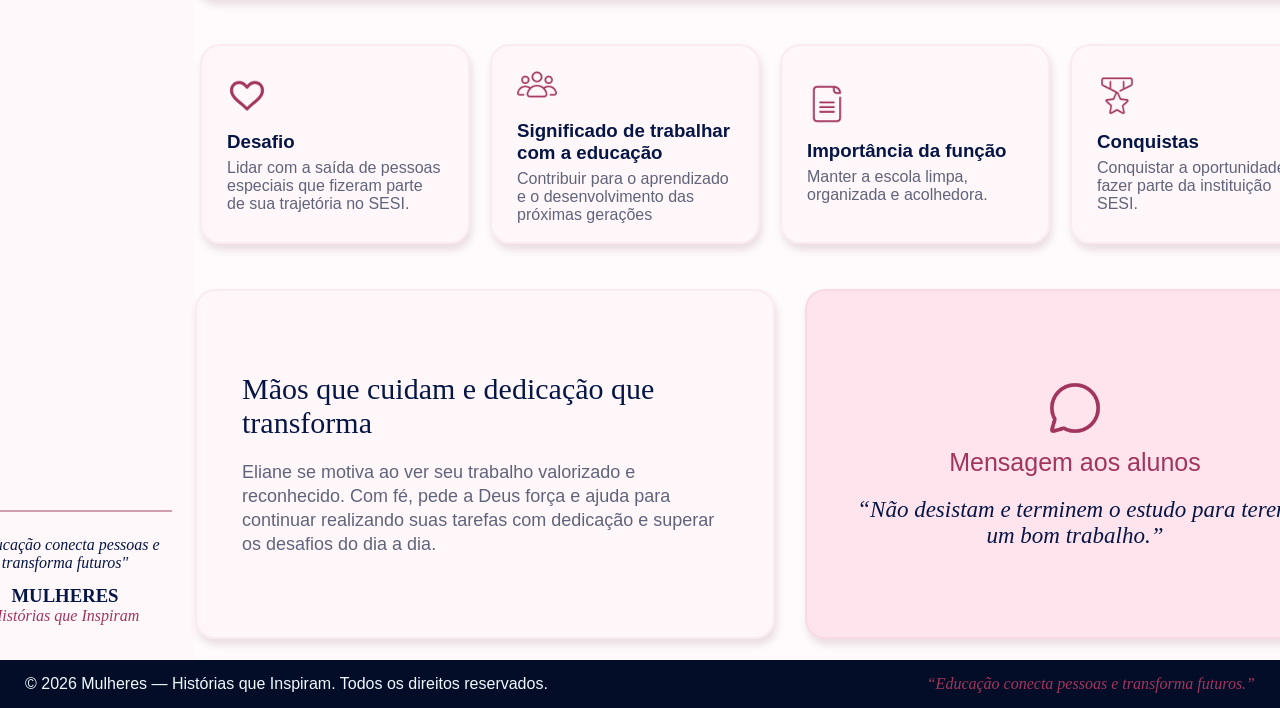
<file: pages/limpeza.html>
<!DOCTYPE html>
<html lang="pt-br">
<head>
    <meta charset="UTF-8">
    <meta name="viewport" content="width=device-width, initial-scale=1.0">
    <title>Limpeza</title>
    <link rel="stylesheet" href="../css/limpeza.css">
</head>
<body>

    <div class="container">
        
         <div class="menu">

                <div class="perfil">
                        <img class="logo" src="../assets/icon/logo.png">
                    <div class="name">
                        <h2>MULHERES</h2>
                        <i>Histórias que Inspiram</i>
                    </div>
                </div>

                    <div class="line"></div>
           
            <div class="menu_option">

                <div class="option">
                    <img class="icon" src="../assets/icon/icons8-home-100.png">
                    <a class="type" href="../index.html">Início</a>
                </div>

                <div class="option">
                    <img class="icon" src="../assets/icon/icons8-pencil-100.png">
                    <a class="type" href="professoras.html">Professoras</a>
                </div>


                <div class="option">
                    <img class="icon" src="../assets/icon/icons8-users-100.png">
                    <a class="type" href="gestao.html">Gestão</a>
                </div>

                <div class="option">
                    <img class="icon" src="../assets/icon/icons8-engrenagem-100.png">
                    <a class="type" href="adm.html">Administração</a>
                </div>

                <div class="option">
                    <img class="icon" src="../assets/icon/icons8-vassoura-100.png">
                    <a class="type" href="limpeza.html">Limpeza</a>
                </div>

                <div class="option">
                    <img class="icon" src="../assets/icon/icons8-sala-de-jantar-100.png">
                    <a class="type" href="alimentacao.html">Alimentação</a>
                </div>

                <div class="option">
                    <img class="icon" src="../assets/icon/icons8-livro-100 (1).png">
                    <a class="type" href="biblioteca.html">Biblioteca</a>
                </div>

                <div class="option">
                    <img class="icon" src="../assets/icon/icons8-shield-100 (1).png">
                    <a class="type" href="seguranca.html">Segurança</a>
                </div>

                <div class="option">
                    <img class="icon" src="../assets/icon/icons8-medalha-100.png">
                    <a class="type" href="ap.html">Apoio Pedagógico</a>
                </div>
                
                <div class="option">
                    <img class="icon" src="../assets/icon/icons8-gostar-100.png">
                    <a class="type" href="mae.html">Mães/Responsáveis</a>
                </div>

                <div class="option">
                    <img class="icon" src="../assets/icon/icons8-informações-100 (1).png">
                    <a class="type" href="sobre.html">Sobre</a>
                </div>

            </div>    

                <div class="text">

                    <div class="line"></div>

                    <i>"Educação conecta pessoas e transforma futuros"</i>
                    
                    <div class="text_name">   
                        <h3>MULHERES</h3>
                        <i>Histórias que Inspiram</i>
                    </div>

                </div>

        </div>

            <div class="line"></div>

        <div class="main">

            <div class="title">
                <h2>MULHERES —</h2>
                <p>Limpeza</p>
            </div>

            <div class="card">

                <div class="card_1">

                    <h2>Maria Lúcia</h2>
                    <p>Maria Lúcia atua há 7 anos no SESI, onde iniciou como auxiliar de limpeza e, com dedicação, tornou-se líder e encarregada. Antes, trabalhou em fábricas e chegou à instituição por indicação. Hoje, encontra sua maior satisfação em ajudar as pessoas, liderar a equipe e contribuir para o bom funcionamento da escola.</p>
            
                </div>  
            
                    <img class="image" src="../img/maria.jpg">      

            </div>
        
            <div class="destaque">

                <div class="block">

                    <div class="block_destaque">
                        <img class="icon" src="../assets/icon_hover/icons8-gostar-100 (1).png">
                        <h3>Desafio</h3>
                        <p>Superar os altos e baixos da vida com força e determinação.</p>
                    </div>

                    <div class="block_destaque">
                        <img class="icon" src="../assets/icon_hover/icons8-grupo-de-usuários-100.png">
                        <h3>Significado de trabalhar com a educação</h3>
                        <p>É gratificante, pois gosta de crianças e de fazer parte do ambiente escolar.</p>
                    </div>

                    <div class="block_destaque">
                        <img class="icon" src="../assets/icon_hover/icons8-document-100.png">
                        <h3>Importância da função</h3>
                        <p>Desenvolver responsabilidade, saber lidar com pessoas e trabalhar em equipe.</p>
                    </div>

                    <div class="block_destaque">
                        <img class="icon" src="../assets/icon_hover/icons8-medal-100.png">
                        <h3>Conquistas</h3>
                        <p>Conquistar seu espaço no SESI e construir uma trajetória de dedicação e crescimento profissional.</p>
                    </div>

                </div>

            </div>
            
            <div class="about">

                <div class="about_text">
                    <h2>Mãos que cuidam e dedicação que transforma</h2>
                    <p>Maria Lúcia se marcou pela amizade com Cleide e encontra motivação em trabalhar com o que gosta. Valoriza o trabalho em equipe e deseja que todos cresçam profissionalmente e contribuam para o SESI.</p> 
                </div>

                <div class="quote">
                    <img class="icon" src="../assets/icon_hover/icons8-balão-de-fala-100.png">
                    <p>Mensagem aos alunos</p>
                    <i>“Estudem, trabalhem, para que vocês não precisem larvar banheiros, porque é difícil”</i>
                </div>

            </div>

                <div class="lin"></div>

            <div class="card">

                <div class="card_1">

                    <h2>Eliane</h2>
                    <p>Eliane de Matos Souza atua há 1 ano e 6 meses na equipe de limpeza do SESI. Ingressou na instituição por indicação e tem sua mãe como maior inspiração, que representa uma importante referência em sua vida.</p>
            
                </div>  
            
                    <img class="image" src="../img/eliane.jpg">      

            </div>
        
            <div class="destaque">

                <div class="block">

                    <div class="block_destaque">
                        <img class="icon" src="../assets/icon_hover/icons8-gostar-100 (1).png">
                        <h3>Desafio</h3>
                        <p>Lidar com a saída de pessoas especiais que fizeram parte de sua trajetória no SESI.</p>
                    </div>

                    <div class="block_destaque">
                        <img class="icon" src="../assets/icon_hover/icons8-grupo-de-usuários-100.png">
                        <h3>Significado de trabalhar com a educação</h3>
                        <p>Contribuir para o aprendizado e o desenvolvimento das próximas gerações</p>
                    </div>

                    <div class="block_destaque">
                        <img class="icon" src="../assets/icon_hover/icons8-document-100.png">
                        <h3>Importância da função</h3>
                        <p>Manter a escola limpa, organizada e acolhedora.</p>
                    </div>

                    <div class="block_destaque">
                        <img class="icon" src="../assets/icon_hover/icons8-medal-100.png">
                        <h3>Conquistas</h3>
                        <p>Conquistar a oportunidade de fazer parte da instituição SESI.</p>
                    </div>

                </div>

            </div>
            
            <div class="about">

                <div class="about_text">
                    <h2>Mãos que cuidam e dedicação que transforma</h2>
                    <p>Eliane se motiva ao ver seu trabalho valorizado e reconhecido. Com fé, pede a Deus força e ajuda para continuar realizando suas tarefas com dedicação e superar os desafios do dia a dia.</p> 
                </div>

                <div class="quote">
                    <img class="icon" src="../assets/icon_hover/icons8-balão-de-fala-100.png">
                    <p>Mensagem aos alunos</p>
                    <i>“Não desistam e terminem o estudo para terem um bom trabalho.”</i>
                </div>

            </div>
            
        </div>  

    </div>  

            <div class="rodape">
                <p>© 2026 Mulheres — Histórias que Inspiram. Todos os direitos reservados.</p>
                <i>“Educação conecta pessoas e transforma futuros.”</i>
            </div>

</body>
</html>
</file>
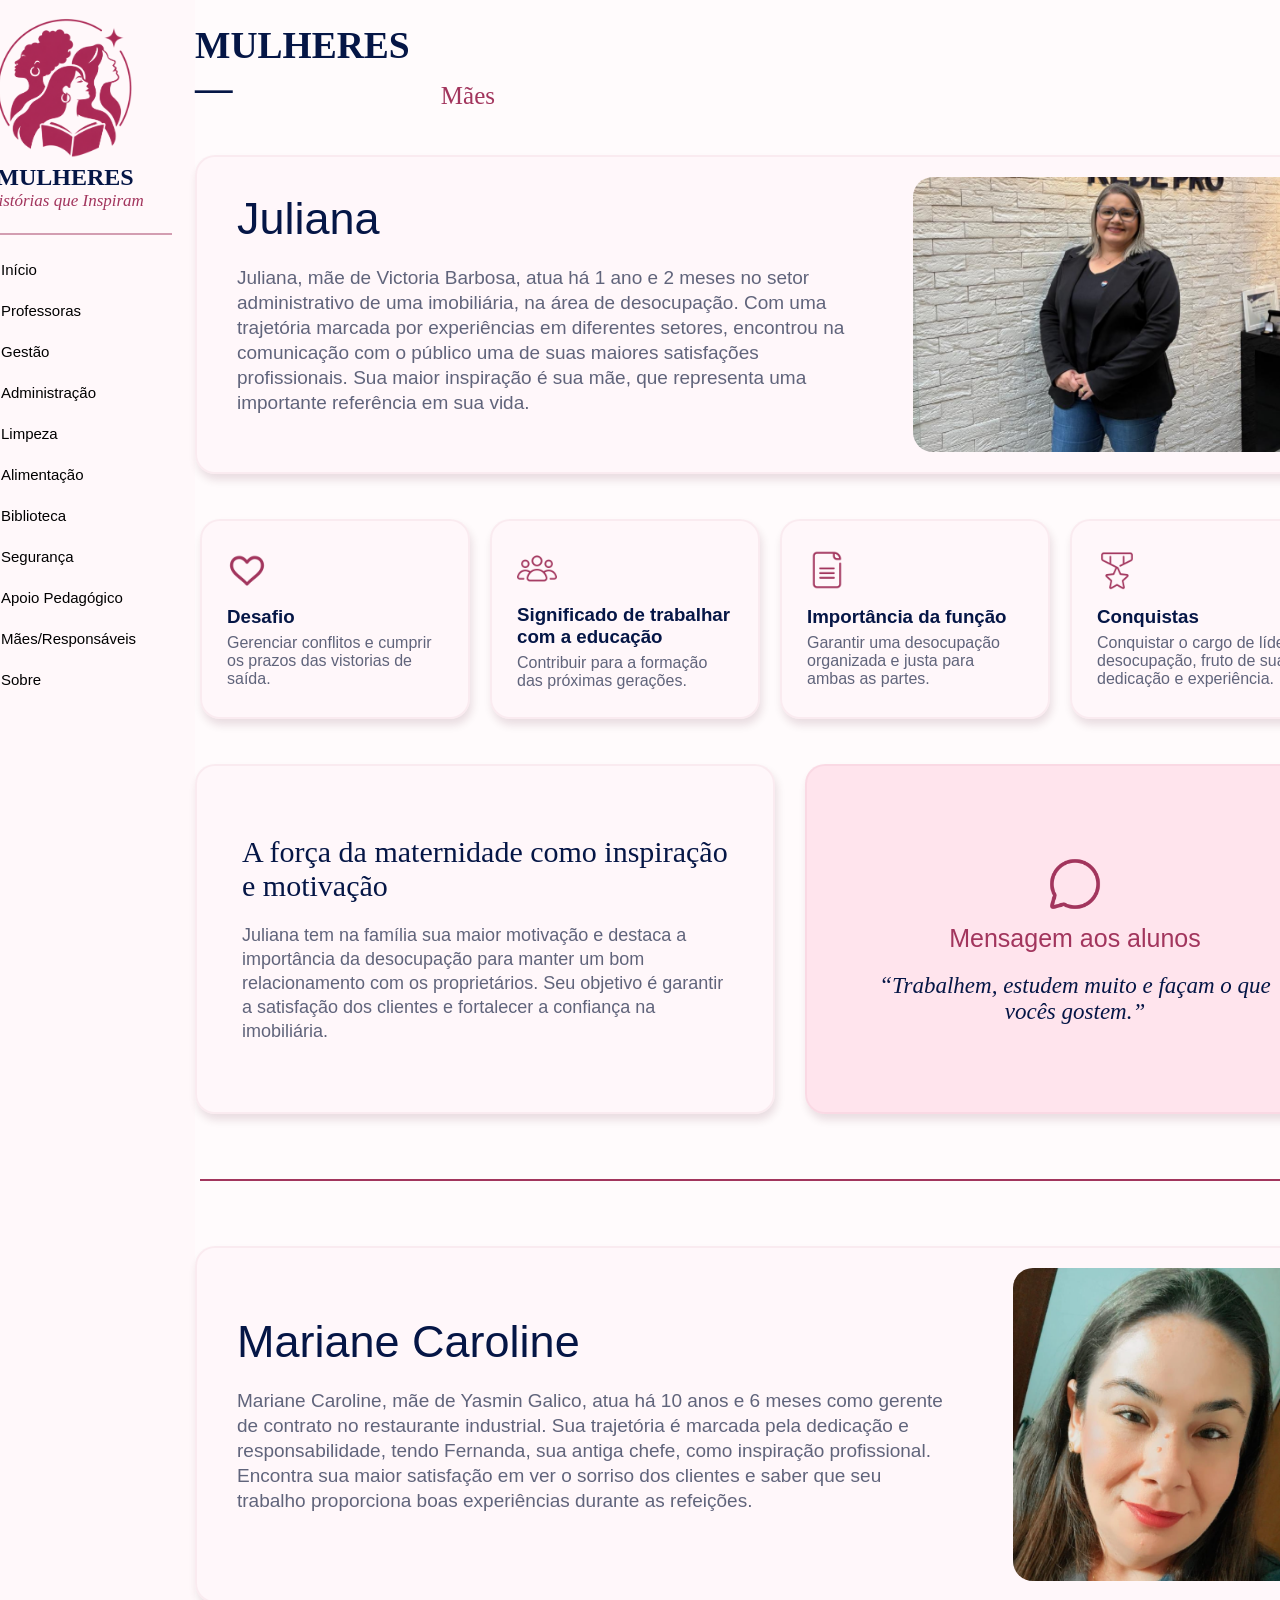
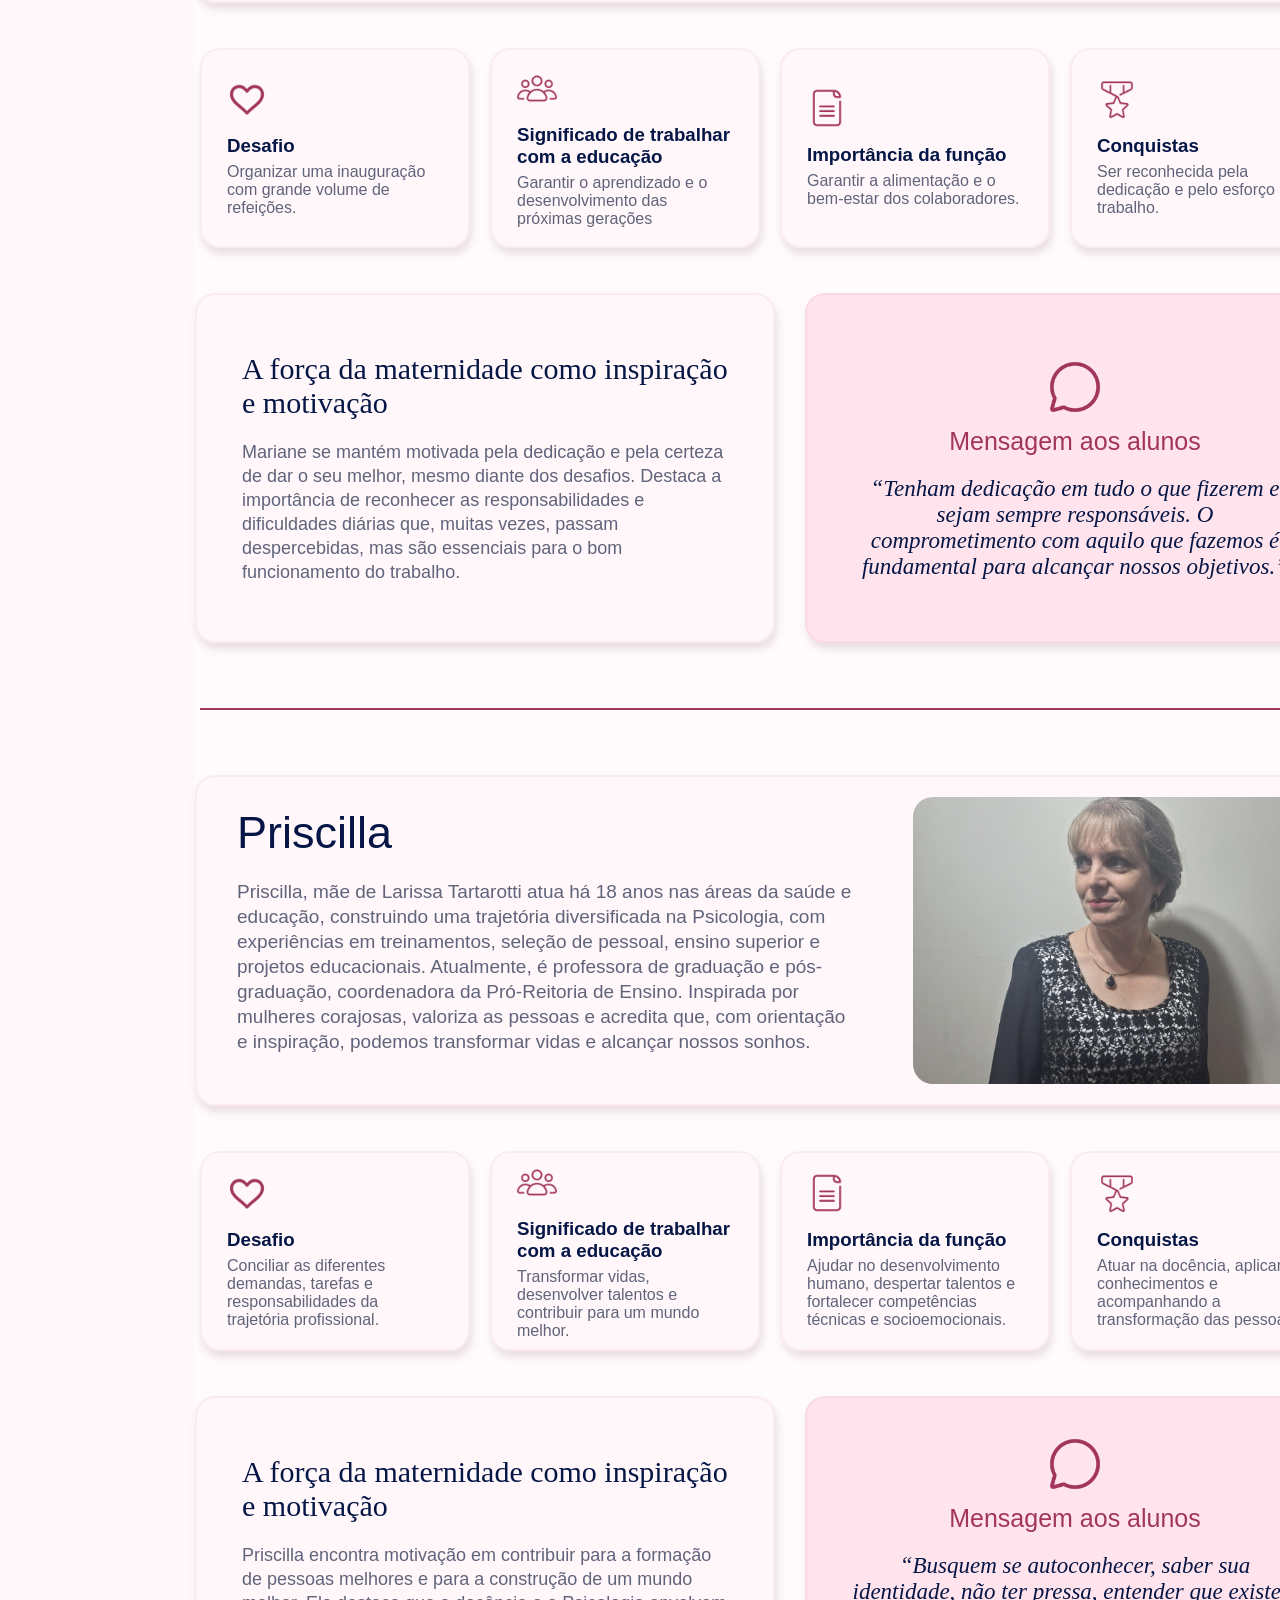
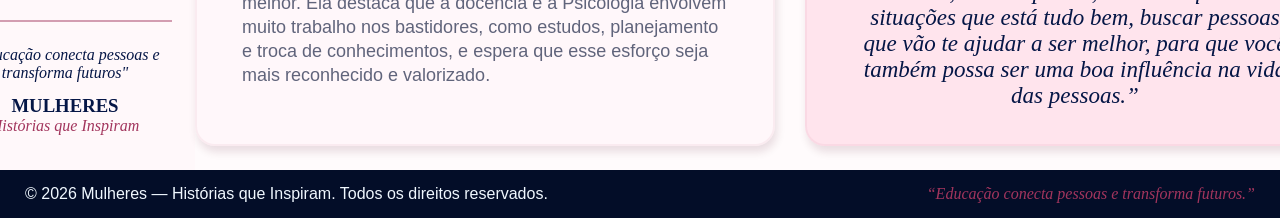
<file: pages/mae.html>
<!DOCTYPE html>
<html lang="pt-br">
<head>
    <meta charset="UTF-8">
    <meta name="viewport" content="width=device-width, initial-scale=1.0">
    <title>Mães</title>
    <link rel="stylesheet" href="../css/mae.css">
</head>
<body>

    <div class="container">
        
         <div class="menu">

                <div class="perfil">
                        <img class="logo" src="../assets/icon/logo.png">
                    <div class="name">
                        <h2>MULHERES</h2>
                        <i>Histórias que Inspiram</i>
                    </div>
                </div>

                    <div class="line"></div>
           
            <div class="menu_option">

                <div class="option">
                    <img class="icon" src="../assets/icon/icons8-home-100.png">
                    <a class="type" href="../index.html">Início</a>
                </div>

                <div class="option">
                    <img class="icon" src="../assets/icon/icons8-pencil-100.png">
                    <a class="type" href="professoras.html">Professoras</a>
                </div>


                <div class="option">
                    <img class="icon" src="../assets/icon/icons8-users-100.png">
                    <a class="type" href="gestao.html">Gestão</a>
                </div>

                <div class="option">
                    <img class="icon" src="../assets/icon/icons8-engrenagem-100.png">
                    <a class="type" href="adm.html">Administração</a>
                </div>

                <div class="option">
                    <img class="icon" src="../assets/icon/icons8-vassoura-100.png">
                    <a class="type" href="limpeza.html">Limpeza</a>
                </div>

                <div class="option">
                    <img class="icon" src="../assets/icon/icons8-sala-de-jantar-100.png">
                    <a class="type" href="alimentacao.html">Alimentação</a>
                </div>

                <div class="option">
                    <img class="icon" src="../assets/icon/icons8-livro-100 (1).png">
                    <a class="type" href="biblioteca.html">Biblioteca</a>
                </div>

                <div class="option">
                    <img class="icon" src="../assets/icon/icons8-shield-100 (1).png">
                    <a class="type" href="seguranca.html">Segurança</a>
                </div>

                <div class="option">
                    <img class="icon" src="../assets/icon/icons8-medalha-100.png">
                    <a class="type" href="ap.html">Apoio Pedagógico</a>
                </div>
                
                <div class="option">
                    <img class="icon" src="../assets/icon/icons8-gostar-100.png">
                    <a class="type" href="mae.html">Mães/Responsáveis</a>
                </div>

                <div class="option">
                    <img class="icon" src="../assets/icon/icons8-informações-100 (1).png">
                    <a class="type" href="sobre.html">Sobre</a>
                </div>

            </div>    

                <div class="text">

                    <div class="line"></div>

                    <i>"Educação conecta pessoas e transforma futuros"</i>
                    
                    <div class="text_name">   
                        <h3>MULHERES</h3>
                        <i>Histórias que Inspiram</i>
                    </div>

                </div>

        </div>

            <div class="line"></div>

        <div class="main">

            <div class="title">
                <h2>MULHERES —</h2>
                <p>Mães</p>
            </div>

            <div class="card">

                <div class="card_1">

                    <h2>Juliana</h2>
                    <p>Juliana, mãe de Victoria Barbosa, atua há 1 ano e 2 meses no setor administrativo de uma imobiliária, na área de desocupação. Com uma trajetória marcada por experiências em diferentes setores, encontrou na comunicação com o público uma de suas maiores satisfações profissionais. Sua maior inspiração é sua mãe, que representa uma importante referência em sua vida.</p>
            
                </div>  
            
                    <img class="image" src="../img/juliana.png">      

            </div>
        
            <div class="destaque">

                <div class="block">

                    <div class="block_destaque">
                        <img class="icon" src="../assets/icon_hover/icons8-gostar-100 (1).png">
                        <h3>Desafio</h3>
                        <p>Gerenciar conflitos e cumprir os prazos das vistorias de saída.</p>
                    </div>

                    <div class="block_destaque">
                        <img class="icon" src="../assets/icon_hover/icons8-grupo-de-usuários-100.png">
                        <h3>Significado de trabalhar com a educação</h3>
                        <p>Contribuir para a formação das próximas gerações.</p>
                    </div>

                    <div class="block_destaque">
                        <img class="icon" src="../assets/icon_hover/icons8-document-100.png">
                        <h3>Importância da função</h3>
                        <p>Garantir uma desocupação organizada e justa para ambas as partes.</p>
                    </div>

                    <div class="block_destaque">
                        <img class="icon" src="../assets/icon_hover/icons8-medal-100.png">
                        <h3>Conquistas</h3>
                        <p>Conquistar o cargo de líder de desocupação, fruto de sua dedicação e experiência.</p>
                    </div>

                </div>

            </div>
            
            <div class="about">

                <div class="about_text">
                    <h2>A força da maternidade como inspiração e motivação</h2>
                    <p>Juliana tem na família sua maior motivação e destaca a importância da desocupação para manter um bom relacionamento com os proprietários. Seu objetivo é garantir a satisfação dos clientes e fortalecer a confiança na imobiliária.</p> 
                </div>

                <div class="quote">
                    <img class="icon" src="../assets/icon_hover/icons8-balão-de-fala-100.png">
                    <p>Mensagem aos alunos</p>
                    <i>“Trabalhem, estudem muito e façam o que vocês gostem.”</i>
                </div>

            </div>

                <div class="lin"></div>

            <div class="card">

                <div class="card_1">

                    <h2>Mariane Caroline</h2>
                    <p>Mariane Caroline, mãe de Yasmin Galico, atua há 10 anos e 6 meses como gerente de contrato no restaurante industrial. Sua trajetória é marcada pela dedicação e responsabilidade, tendo Fernanda, sua antiga chefe, como inspiração profissional. Encontra sua maior satisfação em ver o sorriso dos clientes e saber que seu trabalho proporciona boas experiências durante as refeições.</p>
            
                </div>  
            
                    <img class="mariane" src="../img/mariane.png">       

            </div>
        
            <div class="destaque">

                <div class="block">

                    <div class="block_destaque">
                        <img class="icon" src="../assets/icon_hover/icons8-gostar-100 (1).png">
                        <h3>Desafio</h3>
                        <p>Organizar uma inauguração com grande volume de refeições.</p>
                    </div>

                    <div class="block_destaque">
                        <img class="icon" src="../assets/icon_hover/icons8-grupo-de-usuários-100.png">
                        <h3>Significado de trabalhar com a educação</h3>
                        <p>Garantir o aprendizado e o desenvolvimento das próximas gerações</p>
                    </div>

                    <div class="block_destaque">
                        <img class="icon" src="../assets/icon_hover/icons8-document-100.png">
                        <h3>Importância da função</h3>
                        <p>Garantir a alimentação e o bem-estar dos colaboradores.</p>
                    </div>

                    <div class="block_destaque">
                        <img class="icon" src="../assets/icon_hover/icons8-medal-100.png">
                        <h3>Conquistas</h3>
                        <p>Ser reconhecida pela dedicação e pelo esforço no trabalho.</p>
                    </div>

                </div>

            </div>
            
            <div class="about">

                <div class="about_text">
                    <h2>A força da maternidade como inspiração e motivação</h2>
                    <p>Mariane se mantém motivada pela dedicação e pela certeza de dar o seu melhor, mesmo diante dos desafios. Destaca a importância de reconhecer as responsabilidades e dificuldades diárias que, muitas vezes, passam despercebidas, mas são essenciais para o bom funcionamento do trabalho.</p> 
                </div>

                <div class="quote">
                    <img class="icon" src="../assets/icon_hover/icons8-balão-de-fala-100.png">
                    <p>Mensagem aos alunos</p>
                    <i>“Tenham dedicação em tudo o que fizerem e sejam sempre responsáveis. O comprometimento com aquilo que fazemos é fundamental para alcançar nossos objetivos.”</i>
                </div>

            </div>

                <div class="lin"></div>

            <div class="card">

                <div class="card_1">

                    <h2>Priscilla</h2>
                    <p>Priscilla, mãe de Larissa Tartarotti atua há 18 anos nas áreas da saúde e educação, construindo uma trajetória diversificada na Psicologia, com experiências em treinamentos, seleção de pessoal, ensino superior e projetos educacionais. Atualmente, é professora de graduação e pós-graduação, coordenadora da Pró-Reitoria de Ensino. Inspirada por mulheres corajosas, valoriza as pessoas e acredita que, com orientação e inspiração, podemos transformar vidas e alcançar nossos sonhos.</p>
            
                </div>  
            
                    <img class="image" src="../img/pricilla.png">      

            </div>
        
            <div class="destaque">

                <div class="block">

                    <div class="block_destaque">
                        <img class="icon" src="../assets/icon_hover/icons8-gostar-100 (1).png">
                        <h3>Desafio</h3>
                        <p>Conciliar as diferentes demandas, tarefas e responsabilidades da trajetória profissional.</p>
                    </div>

                    <div class="block_destaque">
                        <img class="icon" src="../assets/icon_hover/icons8-grupo-de-usuários-100.png">
                        <h3>Significado de trabalhar com a educação</h3>
                        <p>Transformar vidas, desenvolver talentos e contribuir para um mundo melhor.</p>
                    </div>

                    <div class="block_destaque">
                        <img class="icon" src="../assets/icon_hover/icons8-document-100.png">
                        <h3>Importância da função</h3>
                        <p>Ajudar no desenvolvimento humano, despertar talentos e fortalecer competências técnicas e socioemocionais.</p>
                    </div>

                    <div class="block_destaque">
                        <img class="icon" src="../assets/icon_hover/icons8-medal-100.png">
                        <h3>Conquistas</h3>
                        <p>Atuar na docência, aplicando conhecimentos e acompanhando a transformação das pessoas.</p>
                    </div>

                </div>

            </div>
            
            <div class="about">

                <div class="about_text">
                    <h2>A força da maternidade como inspiração e motivação</h2>
                    <p>Priscilla encontra motivação em contribuir para a formação de pessoas melhores e para a construção de um mundo melhor. Ela destaca que a docência e a Psicologia envolvem muito trabalho nos bastidores, como estudos, planejamento e troca de conhecimentos, e espera que esse esforço seja mais reconhecido e valorizado.</p> 
                </div>

                <div class="quote">
                    <img class="icon" src="../assets/icon_hover/icons8-balão-de-fala-100.png">
                    <p>Mensagem aos alunos</p>
                    <i>“Busquem se autoconhecer, saber sua identidade, não ter pressa, entender que existem situações que está tudo bem, buscar pessoas que vão te ajudar a ser melhor, para que você também possa ser uma boa influência na vida das pessoas.”</i>
                </div>

            </div>
            
        </div>  

    </div>  

            <div class="rodape">
                <p>© 2026 Mulheres — Histórias que Inspiram. Todos os direitos reservados.</p>
                <i>“Educação conecta pessoas e transforma futuros.”</i>
            </div>

</body>
</html>
</file>
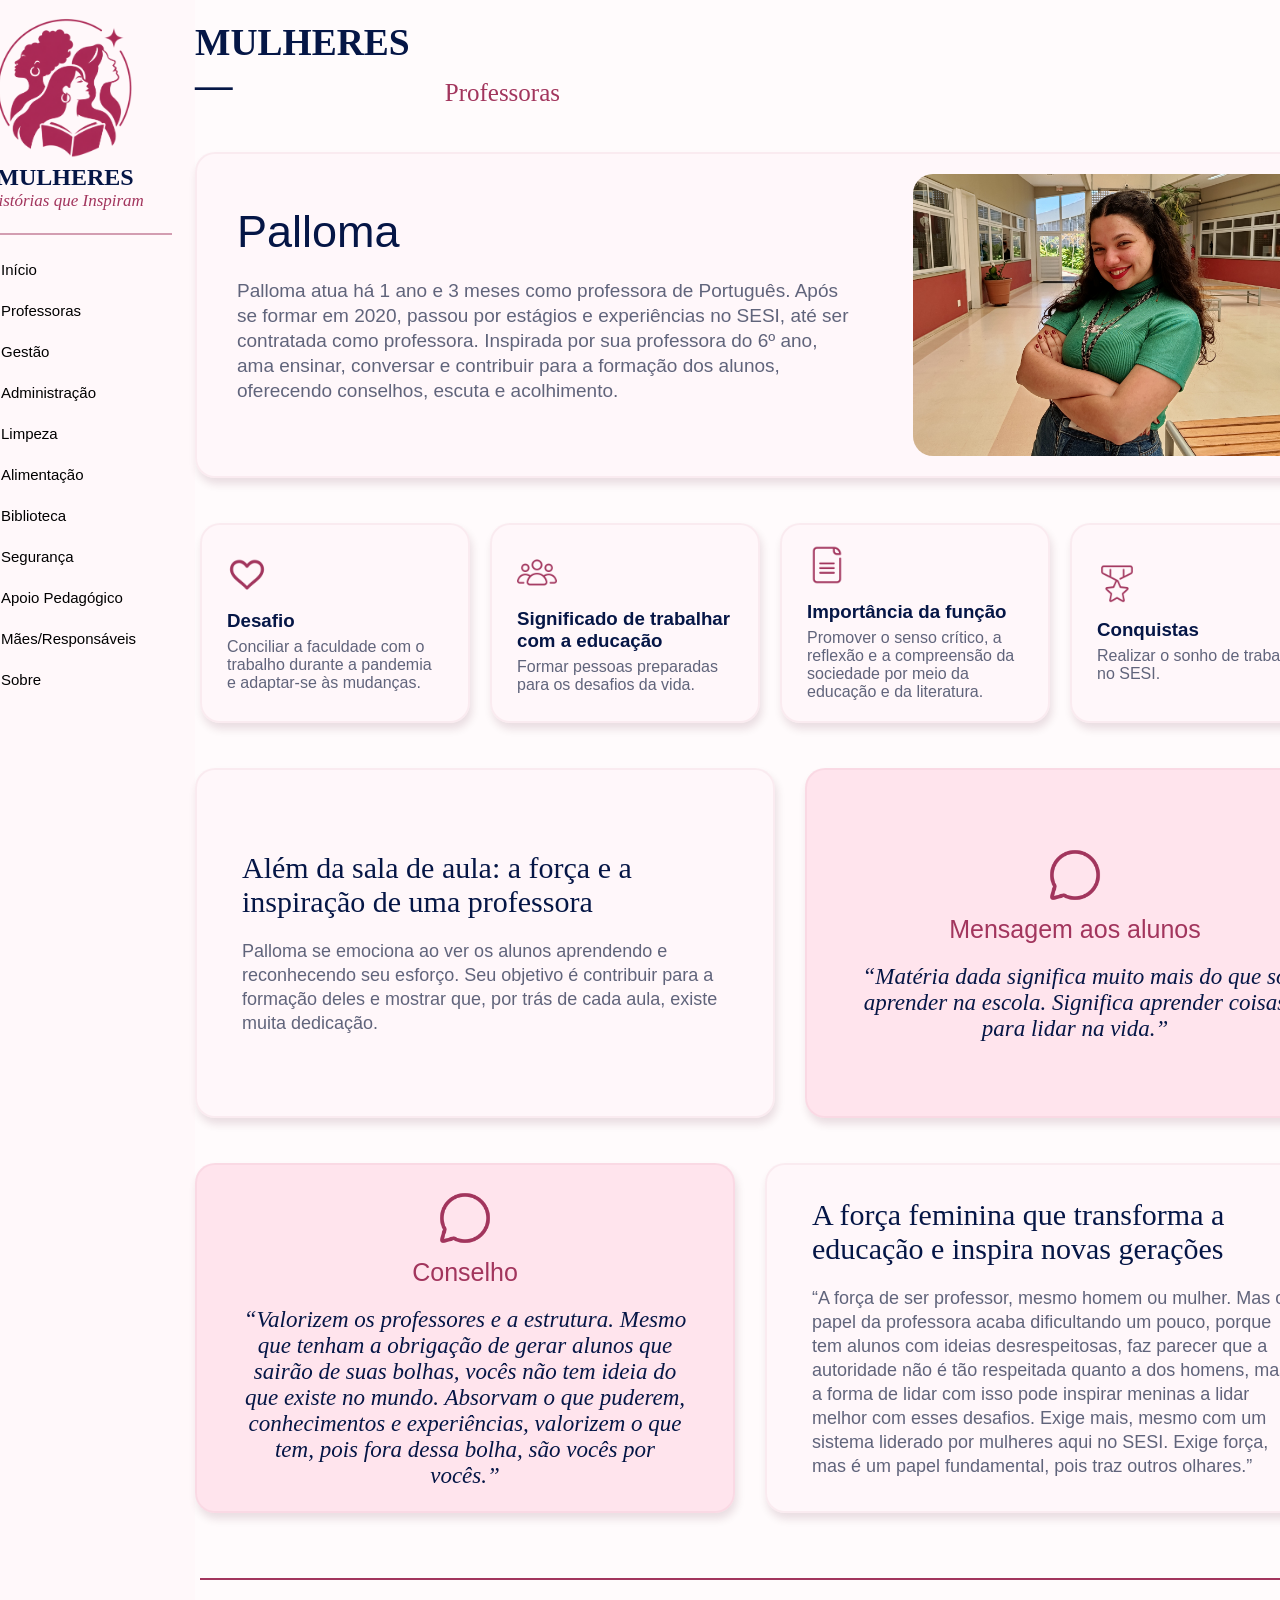
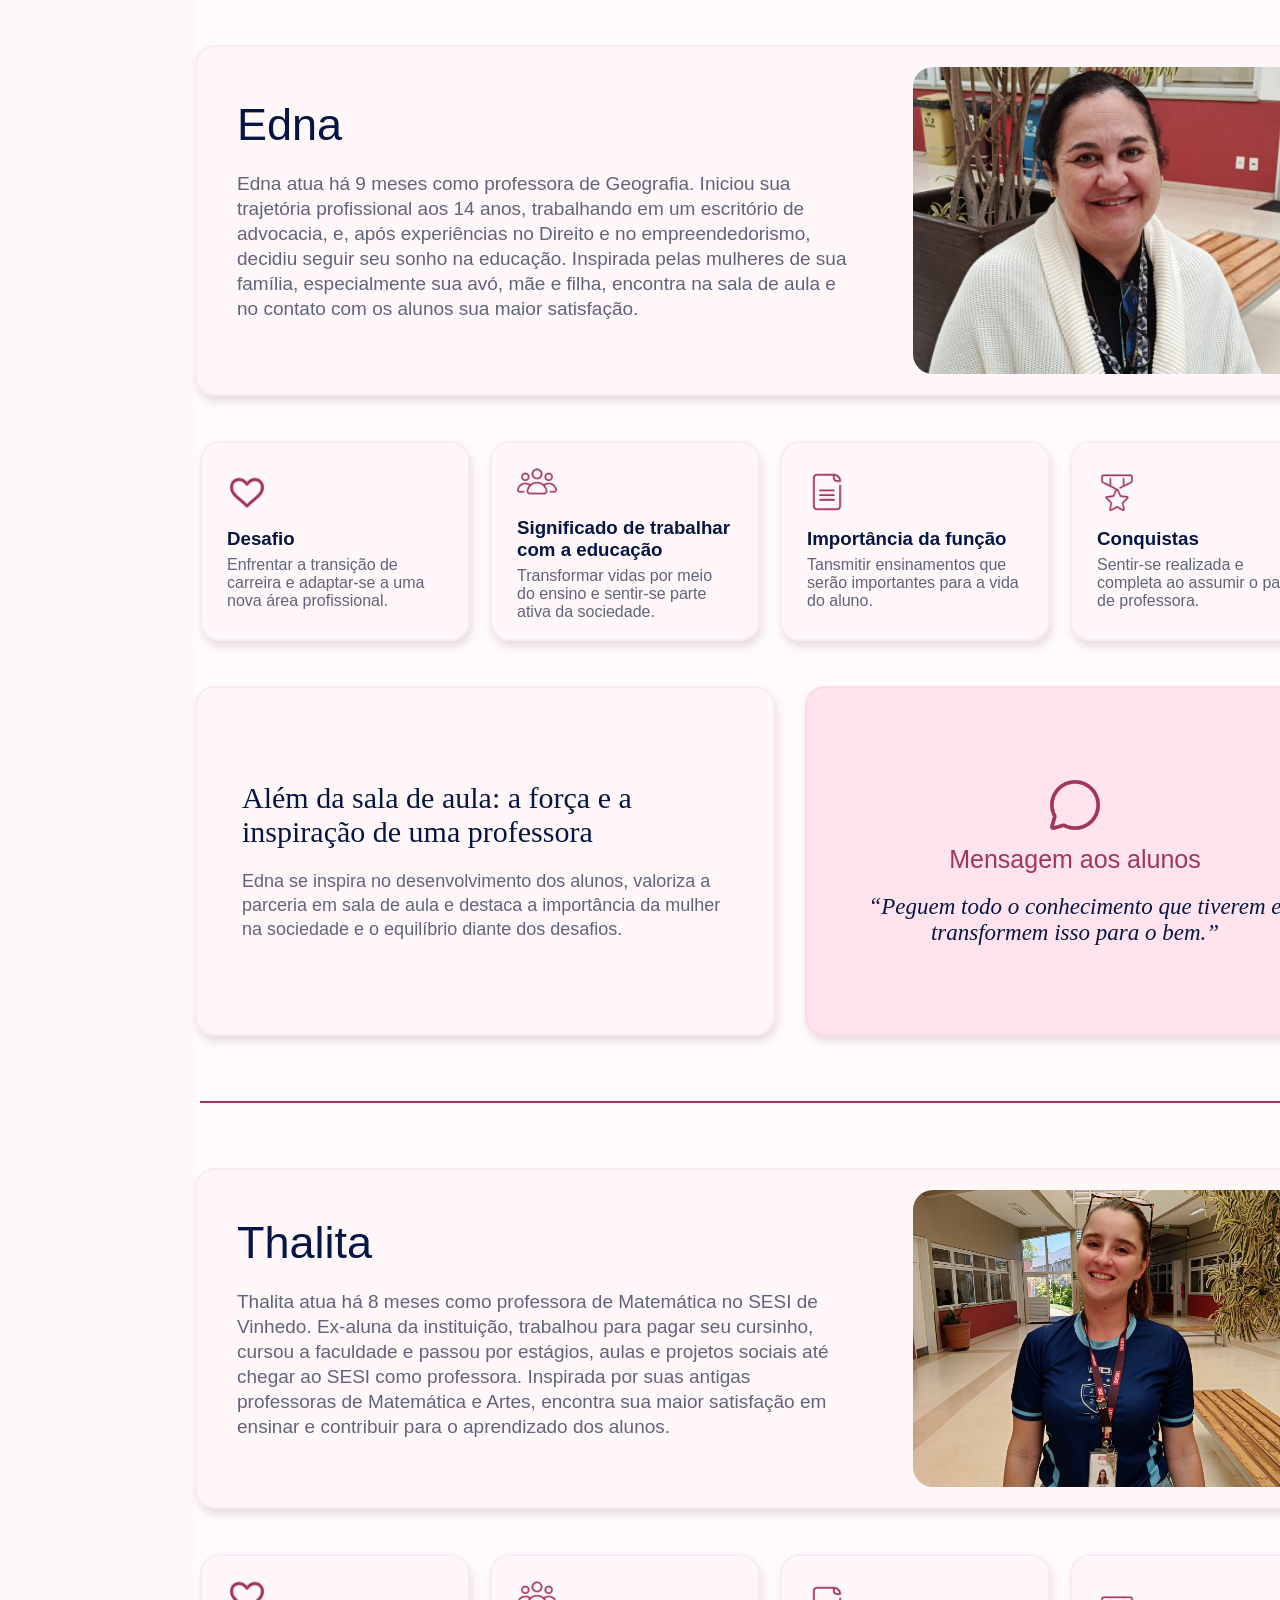
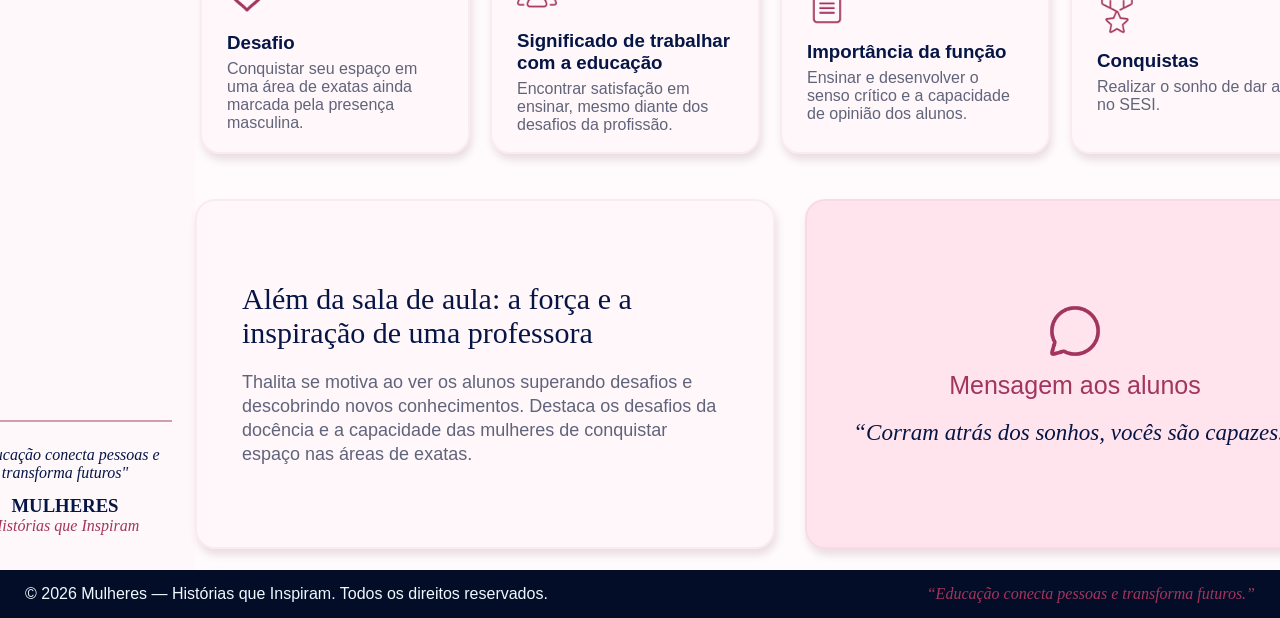
<file: pages/professoras.html>
<!DOCTYPE html>
<html lang="pt-br">
<head>
    <meta charset="UTF-8">
    <meta name="viewport" content="width=device-width, initial-scale=1.0">
    <title>Professoras</title>
    <link rel="stylesheet" href="../css/professoras.css">
</head>
<body>

    <div class="container">
        
         <div class="menu">

                <div class="perfil">
                        <img class="logo" src="../assets/icon/logo.png">
                    <div class="name">
                        <h2>MULHERES</h2>
                        <i>Histórias que Inspiram</i>
                    </div>
                </div>

                    <div class="line"></div>
           
            <div class="menu_option">

                <div class="option">
                    <img class="icon" src="../assets/icon/icons8-home-100.png">
                    <a class="type" href="../index.html">Início</a>
                </div>

                <div class="option">
                    <img class="icon" src="../assets/icon/icons8-pencil-100.png">
                    <a class="type" href="professoras.html">Professoras</a>
                </div>


                <div class="option">
                    <img class="icon" src="../assets/icon/icons8-users-100.png">
                    <a class="type" href="gestao.html">Gestão</a>
                </div>

                <div class="option">
                    <img class="icon" src="../assets/icon/icons8-engrenagem-100.png">
                    <a class="type" href="adm.html">Administração</a>
                </div>

                <div class="option">
                    <img class="icon" src="../assets/icon/icons8-vassoura-100.png">
                    <a class="type" href="limpeza.html">Limpeza</a>
                </div>

                <div class="option">
                    <img class="icon" src="../assets/icon/icons8-sala-de-jantar-100.png">
                    <a class="type" href="alimentacao.html">Alimentação</a>
                </div>

                <div class="option">
                    <img class="icon" src="../assets/icon/icons8-livro-100 (1).png">
                    <a class="type" href="biblioteca.html">Biblioteca</a>
                </div>

                <div class="option">
                    <img class="icon" src="../assets/icon/icons8-shield-100 (1).png">
                    <a class="type" href="seguranca.html">Segurança</a>
                </div>

                <div class="option">
                    <img class="icon" src="../assets/icon/icons8-medalha-100.png">
                    <a class="type" href="ap.html">Apoio Pedagógico</a>
                </div>
                
                <div class="option">
                    <img class="icon" src="../assets/icon/icons8-gostar-100.png">
                    <a class="type" href="mae.html">Mães/Responsáveis</a>
                </div>

                <div class="option">
                    <img class="icon" src="../assets/icon/icons8-informações-100 (1).png">
                    <a class="type" href="sobre.html">Sobre</a>
                </div>

            </div>    

                <div class="text">

                    <div class="line"></div>

                    <i>"Educação conecta pessoas e transforma futuros"</i>
                    
                    <div class="text_name">   
                        <h3>MULHERES</h3>
                        <i>Histórias que Inspiram</i>
                    </div>

                </div>

        </div>

            <div class="line"></div>

        <div class="main">

            <div class="title">
                <h2>MULHERES —</h2>
                <p>Professoras</p>
            </div>

            <div class="card">

                <div class="card_1">

                    <h2>Palloma</h2>
                    <p>Palloma atua há 1 ano e 3 meses como professora de Português. Após se formar em 2020, passou por estágios e experiências no SESI, até ser contratada como professora. Inspirada por sua professora do 6º ano, ama ensinar, conversar e contribuir para a formação dos alunos, oferecendo conselhos, escuta e acolhimento.</p>
            
                </div>  
            
                    <img class="image" src="../img/palloma.jpg">      

            </div>
        
            <div class="destaque">

                <div class="block">

                    <div class="block_destaque">
                        <img class="icon" src="../assets/icon_hover/icons8-gostar-100 (1).png">
                        <h3>Desafio</h3>
                        <p>Conciliar a faculdade com o trabalho durante a pandemia e adaptar-se às mudanças.</p>
                    </div>

                    <div class="block_destaque">
                        <img class="icon" src="../assets/icon_hover/icons8-grupo-de-usuários-100.png">
                        <h3>Significado de trabalhar com a educação</h3>
                        <p>Formar pessoas preparadas para os desafios da vida.</p>
                    </div>

                    <div class="block_destaque">
                        <img class="icon" src="../assets/icon_hover/icons8-document-100.png">
                        <h3>Importância da função</h3>
                        <p>Promover o senso crítico, a reflexão e a compreensão da sociedade por meio da educação e da literatura.</p>
                    </div>

                    <div class="block_destaque">
                        <img class="icon" src="../assets/icon_hover/icons8-medal-100.png">
                        <h3>Conquistas</h3>
                        <p>Realizar o sonho de trabalhar no SESI.</p>
                    </div>

                </div>

            </div>
            
            <div class="about">

                <div class="about_text">
                    <h2>Além da sala de aula: a força e a inspiração de uma professora</h2>
                    <p>Palloma se emociona ao ver os alunos aprendendo e reconhecendo seu esforço. Seu objetivo é contribuir para a formação deles e mostrar que, por trás de cada aula, existe muita dedicação.</p> 
                </div>

                <div class="quote">
                    <img class="icon" src="../assets/icon_hover/icons8-balão-de-fala-100.png">
                    <p>Mensagem aos alunos</p>
                    <i>“Matéria dada significa muito mais do que só aprender na escola. Significa aprender coisas para lidar na vida.”</i>
                </div>

            </div>

            <div class="about">

                <div class="quote">
                    <img class="icon" src="../assets/icon_hover/icons8-balão-de-fala-100.png">
                    <p>Conselho</p>
                    <i>“Valorizem os professores e a estrutura. Mesmo que tenham a obrigação de gerar alunos que sairão de suas bolhas, vocês não tem ideia do que existe no mundo. Absorvam o que puderem, conhecimentos e experiências, valorizem o que tem, pois fora dessa bolha, são vocês por vocês.”</i>
                </div>

                <div class="about_text">
                    <h2>A força feminina que transforma a educação e inspira novas gerações</h2>
                    <p>“A força de ser professor, mesmo homem ou mulher. Mas o papel da professora acaba dificultando um pouco, porque tem alunos com ideias desrespeitosas, faz parecer que a autoridade não é tão respeitada quanto a dos homens, mas a forma de lidar com isso pode inspirar meninas a lidar melhor com esses desafios. Exige mais, mesmo com um sistema liderado por mulheres aqui no SESI. Exige força, mas é um papel fundamental, pois traz outros olhares.”</p> 
                </div>

            </div>

                <div class="lin"></div>

            <div class="card">

                <div class="card_1">

                    <h2>Edna</h2>
                    <p>Edna atua há 9 meses como professora de Geografia. Iniciou sua trajetória profissional aos 14 anos, trabalhando em um escritório de advocacia, e, após experiências no Direito e no empreendedorismo, decidiu seguir seu sonho na educação. Inspirada pelas mulheres de sua família, especialmente sua avó, mãe e filha, encontra na sala de aula e no contato com os alunos sua maior satisfação.</p>
            
                </div>  
            
                    <img class="image" src="../img/edna.jpg">      

            </div>
        
            <div class="destaque">

                <div class="block">

                    <div class="block_destaque">
                        <img class="icon" src="../assets/icon_hover/icons8-gostar-100 (1).png">
                        <h3>Desafio</h3>
                        <p>Enfrentar a transição de carreira e adaptar-se a uma nova área profissional.</p>
                    </div>

                    <div class="block_destaque">
                        <img class="icon" src="../assets/icon_hover/icons8-grupo-de-usuários-100.png">
                        <h3>Significado de trabalhar com a educação</h3>
                        <p>Transformar vidas por meio do ensino e sentir-se parte ativa da sociedade.</p>
                    </div>

                    <div class="block_destaque">
                        <img class="icon" src="../assets/icon_hover/icons8-document-100.png">
                        <h3>Importância da função</h3>
                        <p>Tansmitir ensinamentos que serão importantes para a vida do aluno.</p>
                    </div>

                    <div class="block_destaque">
                        <img class="icon" src="../assets/icon_hover/icons8-medal-100.png">
                        <h3>Conquistas</h3>
                        <p>Sentir-se realizada e completa ao assumir o papel de professora.</p>
                    </div>

                </div>

            </div>
            
            <div class="about">

                <div class="about_text">
                    <h2>Além da sala de aula: a força e a inspiração de uma professora</h2>
                    <p>Edna se inspira no desenvolvimento dos alunos, valoriza a parceria em sala de aula e destaca a importância da mulher na sociedade e o equilíbrio diante dos desafios.</p> 
                </div>

                <div class="quote">
                    <img class="icon" src="../assets/icon_hover/icons8-balão-de-fala-100.png">
                    <p>Mensagem aos alunos</p>
                    <i>“Peguem todo o conhecimento que tiverem e transformem isso para o bem.”</i>
                </div>

            </div>

                <div class="lin"></div>           
            
            <div class="card">

                <div class="card_1">

                    <h2>Thalita</h2>
                    <p>Thalita atua há 8 meses como professora de Matemática no SESI de Vinhedo. Ex-aluna da instituição, trabalhou para pagar seu cursinho, cursou a faculdade e passou por estágios, aulas e projetos sociais até chegar ao SESI como professora. Inspirada por suas antigas professoras de Matemática e Artes, encontra sua maior satisfação em ensinar e contribuir para o aprendizado dos alunos.</p>
            
                </div>  
            
                    <img class="image" src="../img/thalita.jpg">      

            </div>
        
            <div class="destaque">

                <div class="block">

                    <div class="block_destaque">
                        <img class="icon" src="../assets/icon_hover/icons8-gostar-100 (1).png">
                        <h3>Desafio</h3>
                        <p>Conquistar seu espaço em uma área de exatas ainda marcada pela presença masculina.</p>
                    </div>

                    <div class="block_destaque">
                        <img class="icon" src="../assets/icon_hover/icons8-grupo-de-usuários-100.png">
                        <h3>Significado de trabalhar com a educação</h3>
                        <p>Encontrar satisfação em ensinar, mesmo diante dos desafios da profissão.</p>
                    </div>

                    <div class="block_destaque">
                        <img class="icon" src="../assets/icon_hover/icons8-document-100.png">
                        <h3>Importância da função</h3>
                        <p>Ensinar e desenvolver o senso crítico e a capacidade de opinião dos alunos.</p>
                    </div>

                    <div class="block_destaque">
                        <img class="icon" src="../assets/icon_hover/icons8-medal-100.png">
                        <h3>Conquistas</h3>
                        <p>Realizar o sonho de dar aulas no SESI.</p>
                    </div>

                </div>

            </div>
            
            <div class="about">

                <div class="about_text">
                    <h2>Além da sala de aula: a força e a inspiração de uma professora</h2>
                    <p>Thalita se motiva ao ver os alunos superando desafios e descobrindo novos conhecimentos. Destaca os desafios da docência e a capacidade das mulheres de conquistar espaço nas áreas de exatas.</p> 
                </div>

                <div class="quote">
                    <img class="icon" src="../assets/icon_hover/icons8-balão-de-fala-100.png">
                    <p>Mensagem aos alunos</p>
                    <i>“Corram atrás dos sonhos, vocês são capazes.”</i>
                </div>

            </div>

            

        </div>  

    </div>  

            <div class="rodape">
                <p>© 2026 Mulheres — Histórias que Inspiram. Todos os direitos reservados.</p>
                <i>“Educação conecta pessoas e transforma futuros.”</i>
            </div>

</body>
</html>
</file>
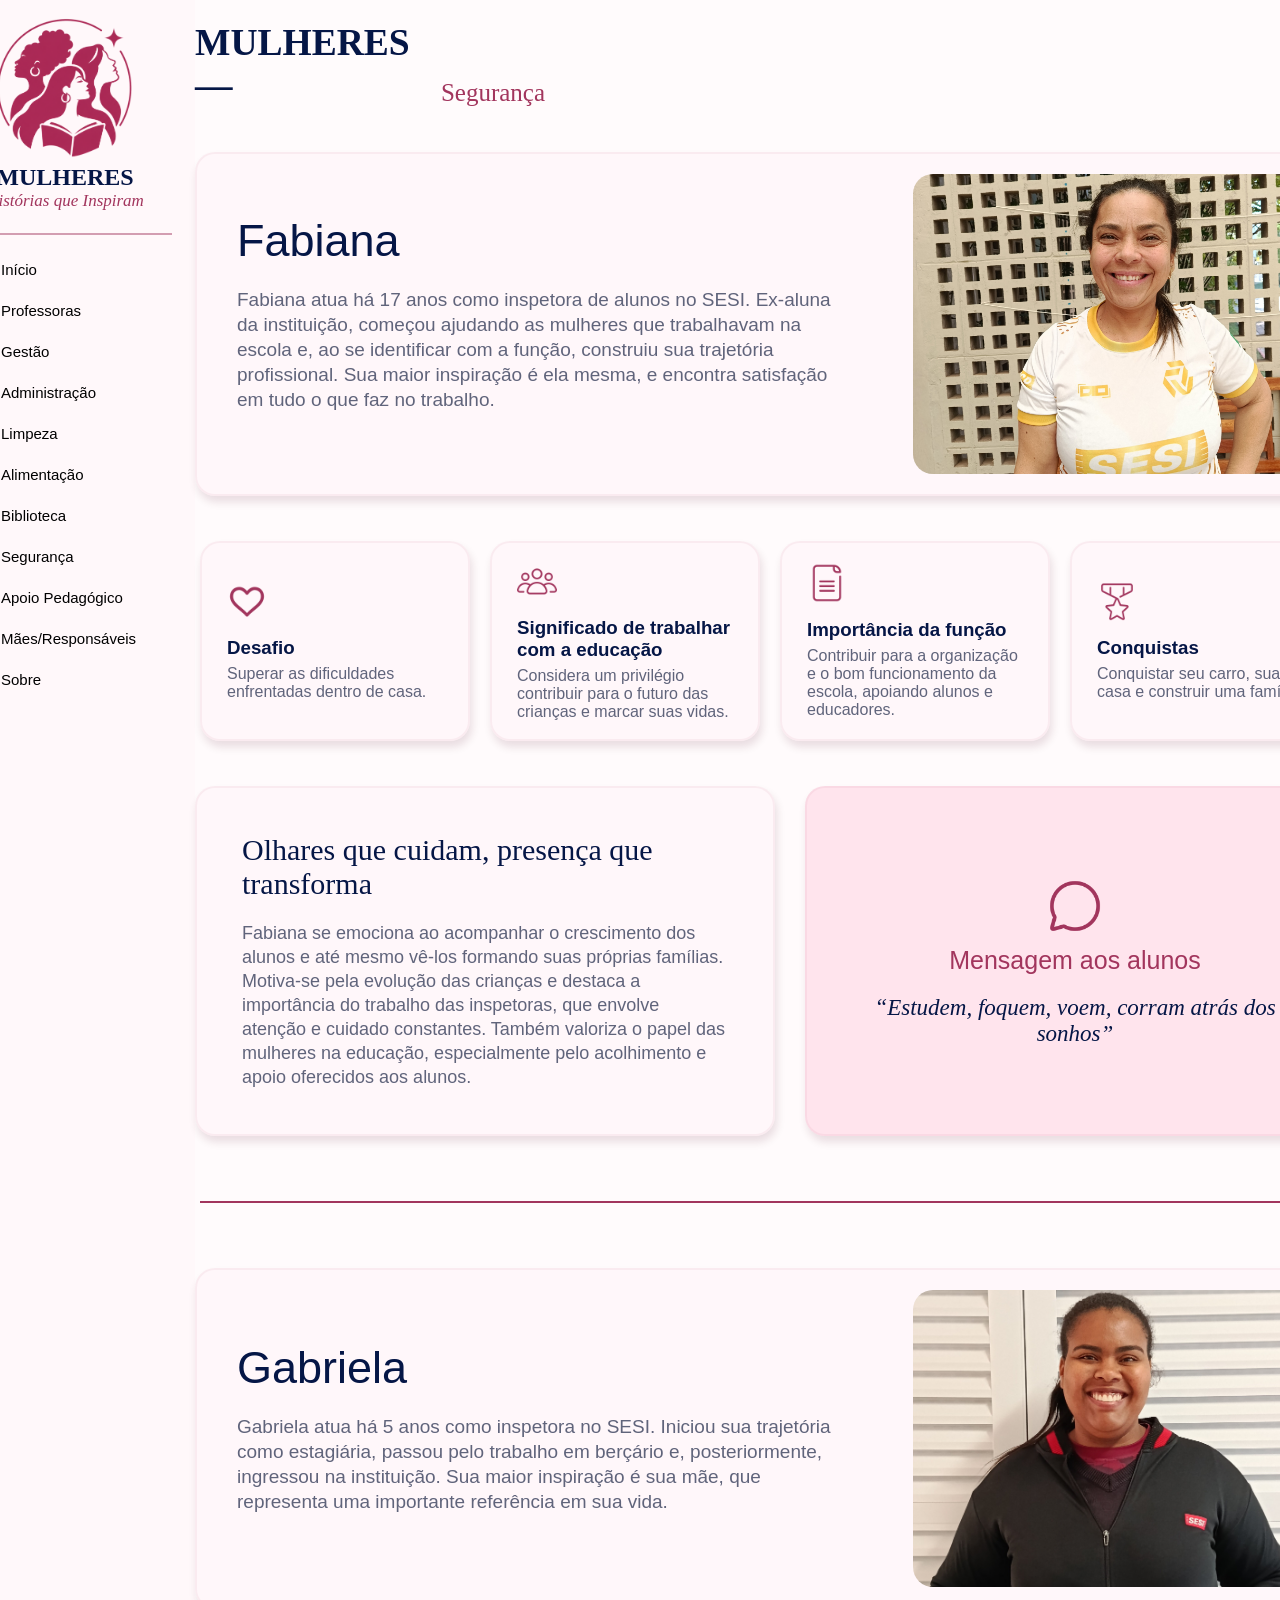
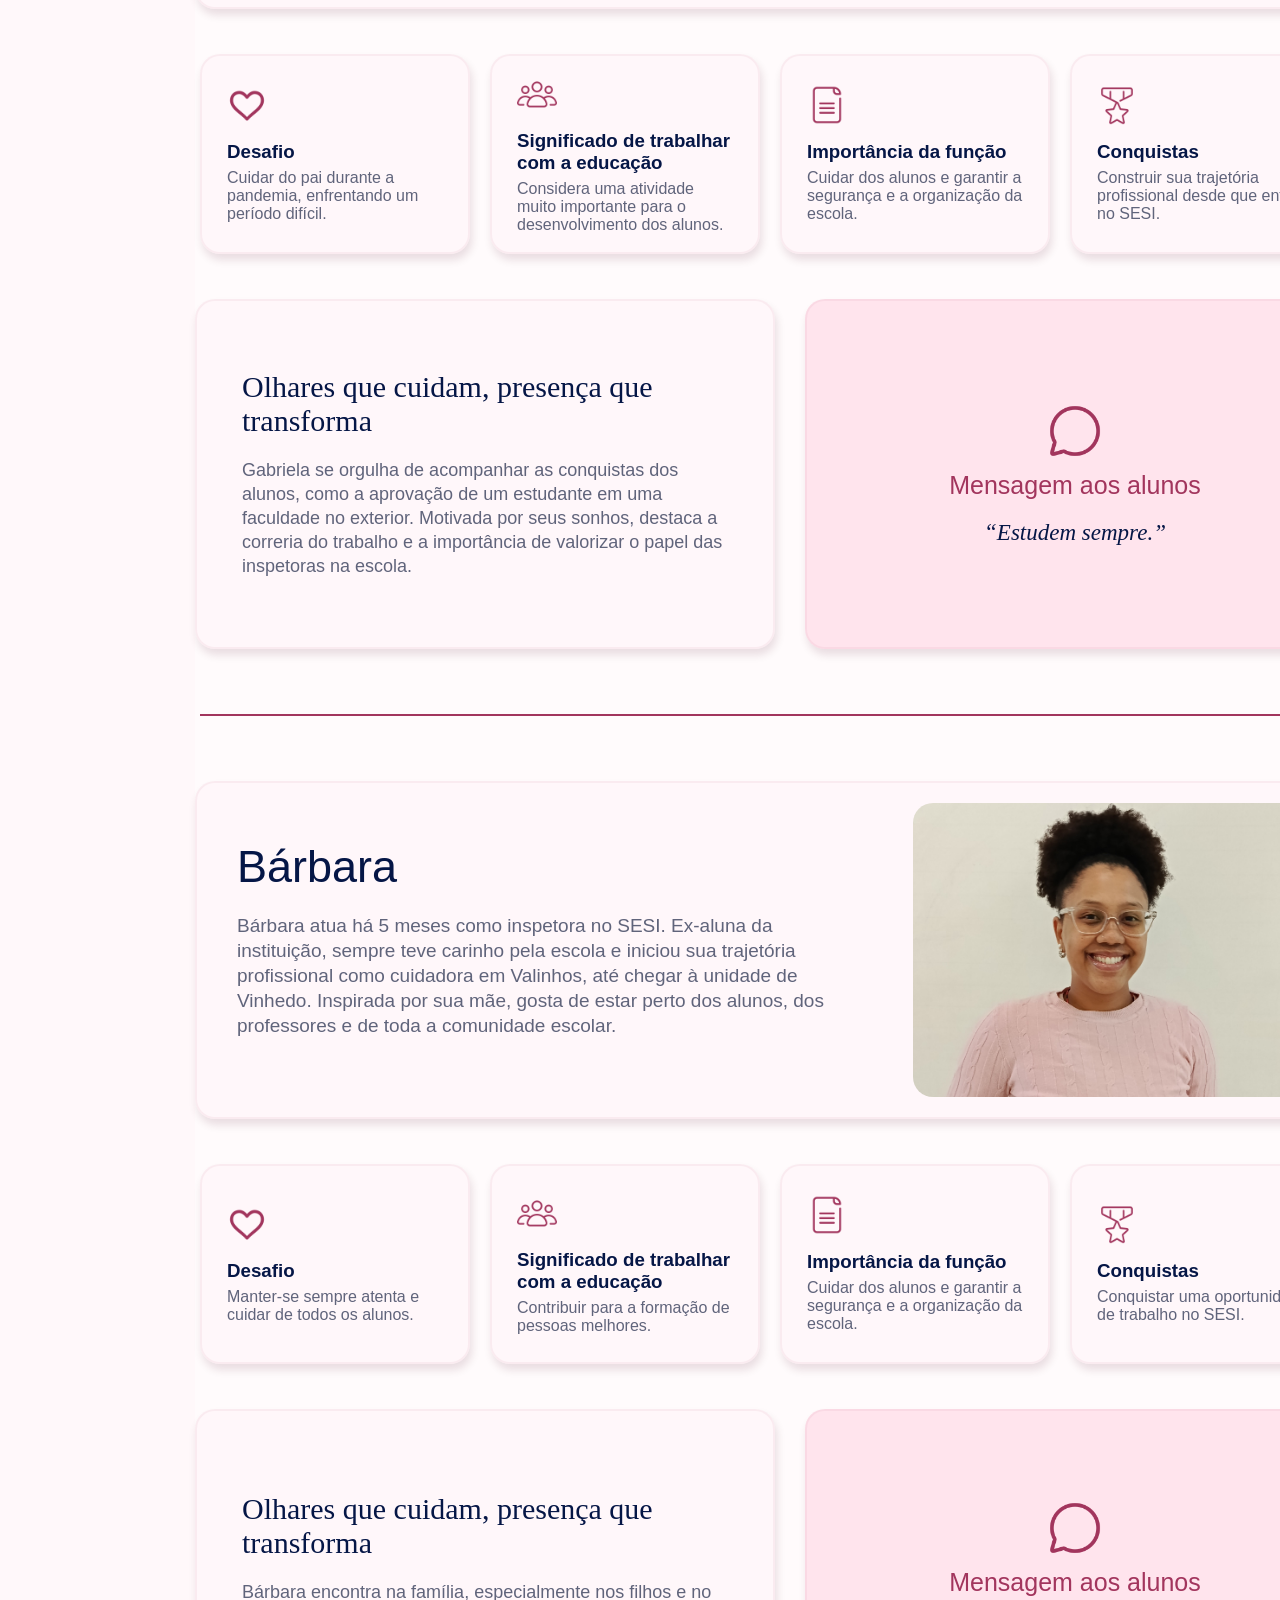
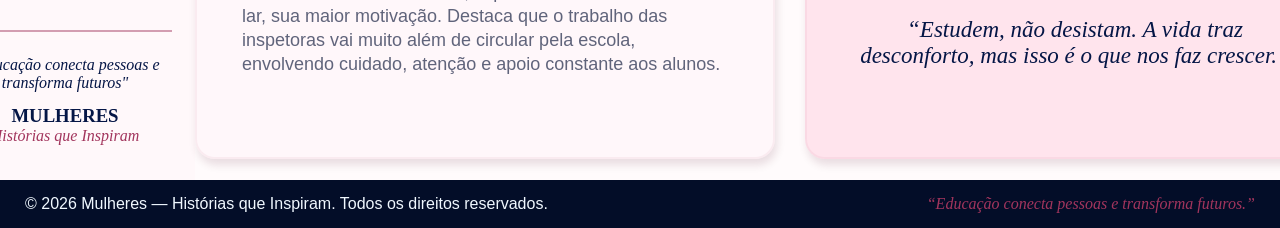
<file: pages/seguranca.html>
<!DOCTYPE html>
<html lang="pt-br">
<head>
    <meta charset="UTF-8">
    <meta name="viewport" content="width=device-width, initial-scale=1.0">
    <title>Segurança</title>
    <link rel="stylesheet" href="../css/seguranca.css">
</head>
<body>

    <div class="container">
        
         <div class="menu">

                <div class="perfil">
                        <img class="logo" src="../assets/icon/logo.png">
                    <div class="name">
                        <h2>MULHERES</h2>
                        <i>Histórias que Inspiram</i>
                    </div>
                </div>

                    <div class="line"></div>
           
            <div class="menu_option">

                <div class="option">
                    <img class="icon" src="../assets/icon/icons8-home-100.png">
                    <a class="type" href="../index.html">Início</a>
                </div>

                <div class="option">
                    <img class="icon" src="../assets/icon/icons8-pencil-100.png">
                    <a class="type" href="professoras.html">Professoras</a>
                </div>


                <div class="option">
                    <img class="icon" src="../assets/icon/icons8-users-100.png">
                    <a class="type" href="gestao.html">Gestão</a>
                </div>

                <div class="option">
                    <img class="icon" src="../assets/icon/icons8-engrenagem-100.png">
                    <a class="type" href="adm.html">Administração</a>
                </div>

                <div class="option">
                    <img class="icon" src="../assets/icon/icons8-vassoura-100.png">
                    <a class="type" href="limpeza.html">Limpeza</a>
                </div>

                <div class="option">
                    <img class="icon" src="../assets/icon/icons8-sala-de-jantar-100.png">
                    <a class="type" href="alimentacao.html">Alimentação</a>
                </div>

                <div class="option">
                    <img class="icon" src="../assets/icon/icons8-livro-100 (1).png">
                    <a class="type" href="biblioteca.html">Biblioteca</a>
                </div>

                <div class="option">
                    <img class="icon" src="../assets/icon/icons8-shield-100 (1).png">
                    <a class="type" href="seguranca.html">Segurança</a>
                </div>

                <div class="option">
                    <img class="icon" src="../assets/icon/icons8-medalha-100.png">
                    <a class="type" href="ap.html">Apoio Pedagógico</a>
                </div>
                
                <div class="option">
                    <img class="icon" src="../assets/icon/icons8-gostar-100.png">
                    <a class="type" href="mae.html">Mães/Responsáveis</a>
                </div>

                <div class="option">
                    <img class="icon" src="../assets/icon/icons8-informações-100 (1).png">
                    <a class="type" href="sobre.html">Sobre</a>
                </div>

            </div>    

                <div class="text">

                    <div class="line"></div>

                    <i>"Educação conecta pessoas e transforma futuros"</i>
                    
                    <div class="text_name">   
                        <h3>MULHERES</h3>
                        <i>Histórias que Inspiram</i>
                    </div>

                </div>

        </div>

            <div class="line"></div>

        <div class="main">

            <div class="title">
                <h2>MULHERES —</h2>
                <p>Segurança</p>
            </div>

            <div class="card">

                <div class="card_1">

                    <h2>Fabiana</h2>
                    <p>Fabiana atua há 17 anos como inspetora de alunos no SESI. Ex-aluna da instituição, começou ajudando as mulheres que trabalhavam na escola e, ao se identificar com a função, construiu sua trajetória profissional. Sua maior inspiração é ela mesma, e encontra satisfação em tudo o que faz no trabalho.</p>
            
                </div>  
            
                    <img class="image" src="../img/fabi.jpg">      

            </div>
        
            <div class="destaque">

                <div class="block">

                    <div class="block_destaque">
                        <img class="icon" src="../assets/icon_hover/icons8-gostar-100 (1).png">
                        <h3>Desafio</h3>
                        <p>Superar as dificuldades enfrentadas dentro de casa.</p>
                    </div>

                    <div class="block_destaque">
                        <img class="icon" src="../assets/icon_hover/icons8-grupo-de-usuários-100.png">
                        <h3>Significado de trabalhar com a educação</h3>
                        <p>Considera um privilégio contribuir para o futuro das crianças e marcar suas vidas.</p>
                    </div>

                    <div class="block_destaque">
                        <img class="icon" src="../assets/icon_hover/icons8-document-100.png">
                        <h3>Importância da função</h3>
                        <p>Contribuir para a organização e o bom funcionamento da escola, apoiando alunos e educadores.</p>
                    </div>

                    <div class="block_destaque">
                        <img class="icon" src="../assets/icon_hover/icons8-medal-100.png">
                        <h3>Conquistas</h3>
                        <p>Conquistar seu carro, sua casa e construir uma família.</p>
                    </div>

                </div>

            </div>
            
            <div class="about">

                <div class="about_text">
                    <h2>Olhares que cuidam, presença que transforma</h2>
                    <p>Fabiana se emociona ao acompanhar o crescimento dos alunos e até mesmo vê-los formando suas próprias famílias. Motiva-se pela evolução das crianças e destaca a importância do trabalho das inspetoras, que envolve atenção e cuidado constantes. Também valoriza o papel das mulheres na educação, especialmente pelo acolhimento e apoio oferecidos aos alunos.</p> 
                </div>

                <div class="quote">
                    <img class="icon" src="../assets/icon_hover/icons8-balão-de-fala-100.png">
                    <p>Mensagem aos alunos</p>
                    <i>“Estudem, foquem, voem, corram atrás dos sonhos”</i>
                </div>

            </div>

                <div class="lin"></div>

            <div class="card">

                <div class="card_1">

                    <h2>Gabriela</h2>
                    <p>Gabriela atua há 5 anos como inspetora no SESI. Iniciou sua trajetória como estagiária, passou pelo trabalho em berçário e, posteriormente, ingressou na instituição. Sua maior inspiração é sua mãe, que representa uma importante referência em sua vida.</p>
            
                </div>  
            
                    <img class="image" src="../img/gabriela.jpg">      

            </div>
        
            <div class="destaque">

                <div class="block">

                    <div class="block_destaque">
                        <img class="icon" src="../assets/icon_hover/icons8-gostar-100 (1).png">
                        <h3>Desafio</h3>
                        <p>Cuidar do pai durante a pandemia, enfrentando um período difícil.</p>
                    </div>

                    <div class="block_destaque">
                        <img class="icon" src="../assets/icon_hover/icons8-grupo-de-usuários-100.png">
                        <h3>Significado de trabalhar com a educação</h3>
                        <p>Considera uma atividade muito importante para o desenvolvimento dos alunos.</p>
                    </div>

                    <div class="block_destaque">
                        <img class="icon" src="../assets/icon_hover/icons8-document-100.png">
                        <h3>Importância da função</h3>
                        <p>Cuidar dos alunos e garantir a segurança e a organização da escola.</p>
                    </div>

                    <div class="block_destaque">
                        <img class="icon" src="../assets/icon_hover/icons8-medal-100.png">
                        <h3>Conquistas</h3>
                        <p>Construir sua trajetória profissional desde que entrou no SESI.</p>
                    </div>

                </div>

            </div>
            
            <div class="about">

                <div class="about_text">
                    <h2>Olhares que cuidam, presença que transforma</h2>
                    <p>Gabriela se orgulha de acompanhar as conquistas dos alunos, como a aprovação de um estudante em uma faculdade no exterior. Motivada por seus sonhos, destaca a correria do trabalho e a importância de valorizar o papel das inspetoras na escola.</p> 
                </div>

                <div class="quote">
                    <img class="icon" src="../assets/icon_hover/icons8-balão-de-fala-100.png">
                    <p>Mensagem aos alunos</p>
                    <i>“Estudem sempre.”</i>
                </div>

            </div>

                <div class="lin"></div>           
            
            <div class="card">

                <div class="card_1">

                    <h2>Bárbara</h2>
                    <p>Bárbara atua há 5 meses como inspetora no SESI. Ex-aluna da instituição, sempre teve carinho pela escola e iniciou sua trajetória profissional como cuidadora em Valinhos, até chegar à unidade de Vinhedo. Inspirada por sua mãe, gosta de estar perto dos alunos, dos professores e de toda a comunidade escolar.</p>
            
                </div>  
            
                    <img class="image" src="../img/barbara.jpg">      

            </div>
        
            <div class="destaque">

                <div class="block">

                    <div class="block_destaque">
                        <img class="icon" src="../assets/icon_hover/icons8-gostar-100 (1).png">
                        <h3>Desafio</h3>
                        <p>Manter-se sempre atenta e cuidar de todos os alunos.</p>
                    </div>

                    <div class="block_destaque">
                        <img class="icon" src="../assets/icon_hover/icons8-grupo-de-usuários-100.png">
                        <h3>Significado de trabalhar com a educação</h3>
                        <p>Contribuir para a formação de pessoas melhores.</p>
                    </div>

                    <div class="block_destaque">
                        <img class="icon" src="../assets/icon_hover/icons8-document-100.png">
                        <h3>Importância da função</h3>
                        <p>Cuidar dos alunos e garantir a segurança e a organização da escola.</p>
                    </div>

                    <div class="block_destaque">
                        <img class="icon" src="../assets/icon_hover/icons8-medal-100.png">
                        <h3>Conquistas</h3>
                        <p>Conquistar uma oportunidade de trabalho no SESI.</p>
                    </div>

                </div>

            </div>
            
            <div class="about">

                <div class="about_text">
                    <h2>Olhares que cuidam, presença que transforma</h2>
                    <p>Bárbara encontra na família, especialmente nos filhos e no lar, sua maior motivação. Destaca que o trabalho das inspetoras vai muito além de circular pela escola, envolvendo cuidado, atenção e apoio constante aos alunos.</p> 
                </div>

                <div class="quote">
                    <img class="icon" src="../assets/icon_hover/icons8-balão-de-fala-100.png">
                    <p>Mensagem aos alunos</p>
                    <i>“Estudem, não desistam. A vida traz desconforto, mas isso é o que nos faz crescer.”</i>
                </div>

            </div>

            

        </div>  

    </div>  

            <div class="rodape">
                <p>© 2026 Mulheres — Histórias que Inspiram. Todos os direitos reservados.</p>
                <i>“Educação conecta pessoas e transforma futuros.”</i>
            </div>

</body>
</html>
</file>
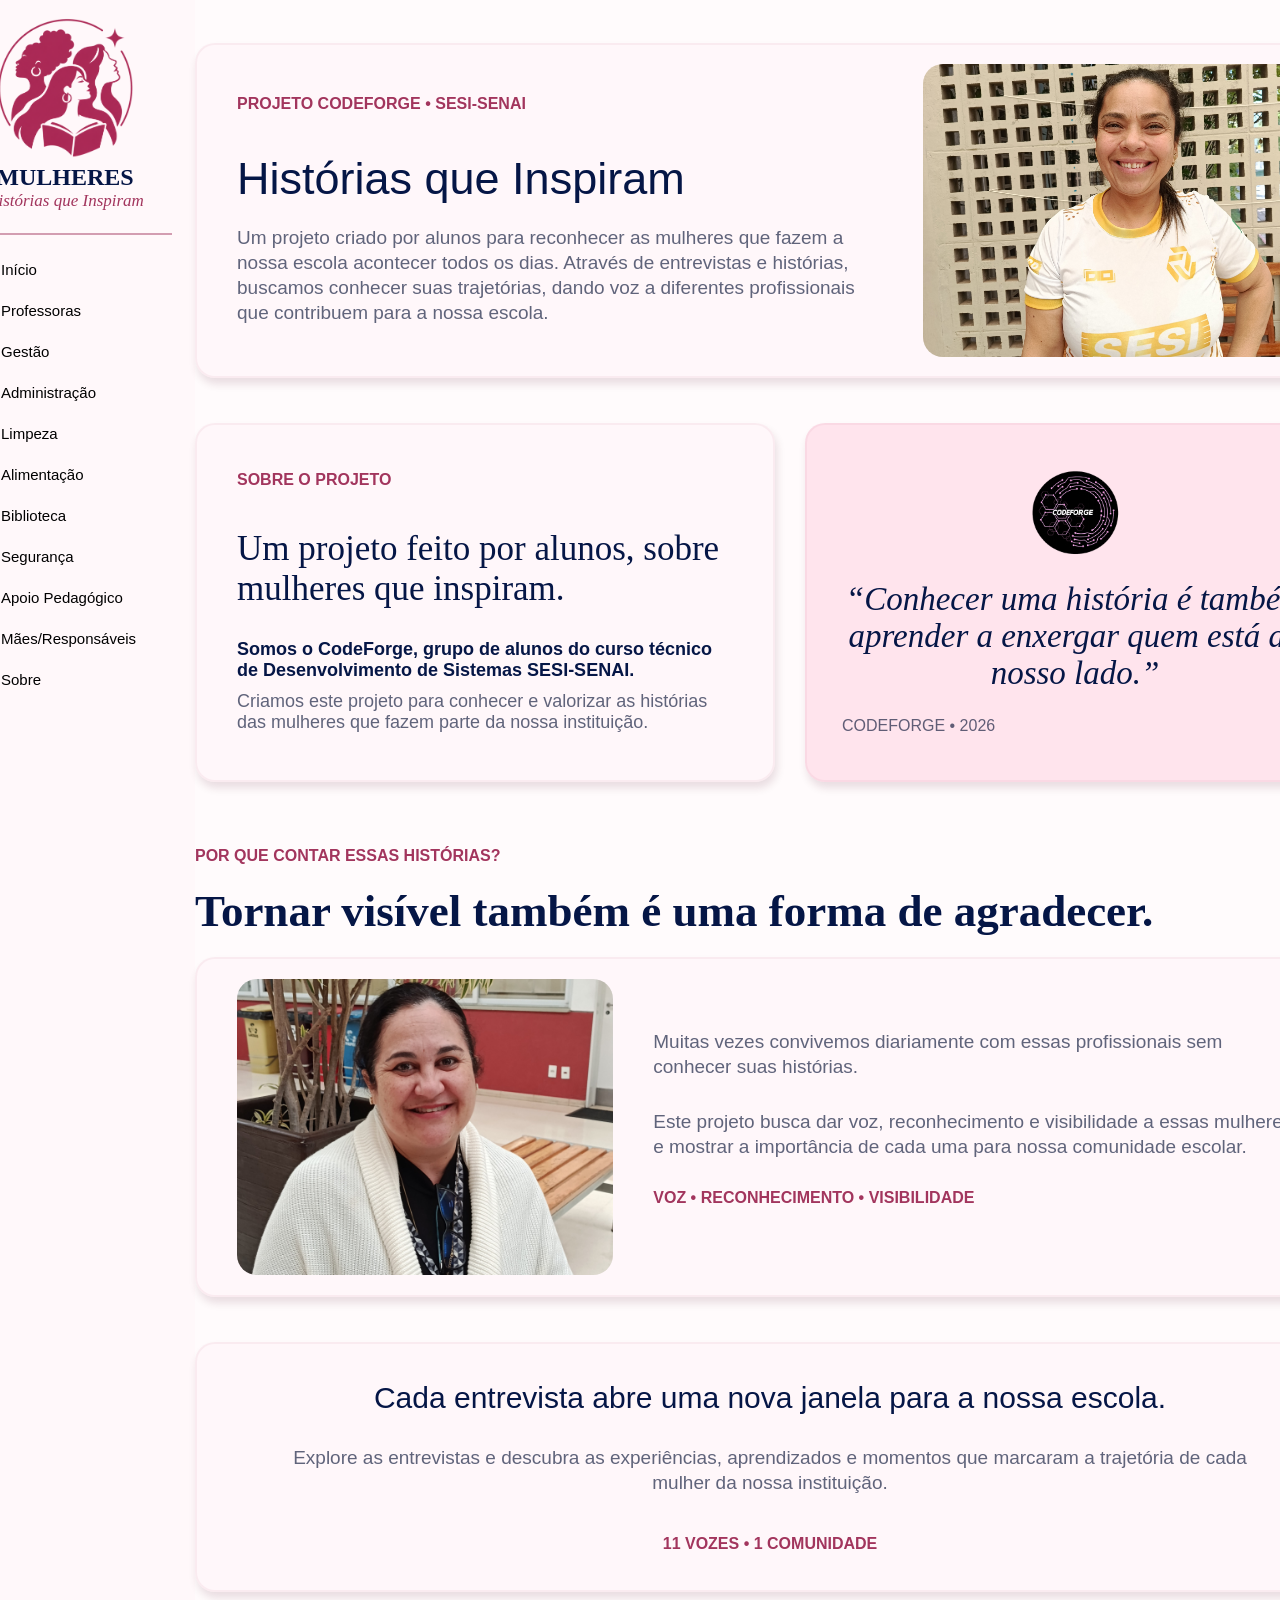
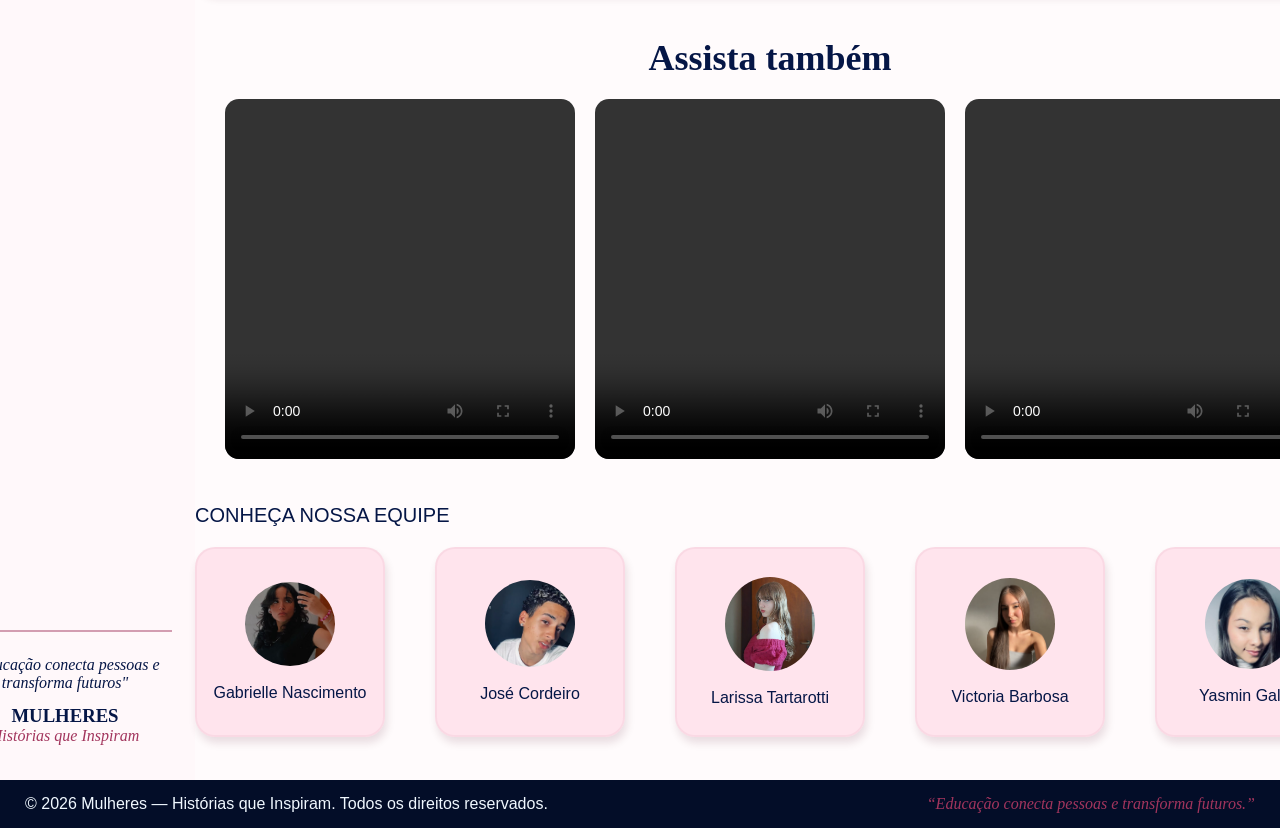
<file: pages/sobre.html>
<!DOCTYPE html>
<html lang="en">

<head>
    <meta charset="UTF-8">
    <meta name="viewport" content="width=device-width, initial-scale=1.0">
    <title>Sobre o Projeto</title>
    <link rel="stylesheet" href="../css/sobre.css">
</head>

<body>

    <div class="container">

        <div class="menu">

            <div class="itens">

                <div class="perfil">
                    <img class="logo" src="../assets/icon/logo.png">
                    <div class="name">
                        <h2>MULHERES</h2>
                        <i>
                            <p>Histórias que Inspiram</p>
                        </i>
                    </div>
                </div>

            <div class="line"></div>

               <div class="menu_option">

                <div class="option">
                    <img class="icon" src="../assets/icon/icons8-home-100.png">
                    <a class="type" href="../index.html">Início</a>
                </div>

                <div class="option">
                    <img class="icon" src="../assets/icon/icons8-pencil-100.png">
                    <a class="type" href="professoras.html">Professoras</a>
                </div>


                <div class="option">
                    <img class="icon" src="../assets/icon/icons8-users-100.png">
                    <a class="type" href="gestao.html">Gestão</a>
                </div>

                <div class="option">
                    <img class="icon" src="../assets/icon/icons8-engrenagem-100.png">
                    <a class="type" href="adm.html">Administração</a>
                </div>

                <div class="option">
                    <img class="icon" src="../assets/icon/icons8-vassoura-100.png">
                    <a class="type" href="limpeza.html">Limpeza</a>
                </div>

                <div class="option">
                    <img class="icon" src="../assets/icon/icons8-sala-de-jantar-100.png">
                    <a class="type" href="alimentacao.html">Alimentação</a>
                </div>

                <div class="option">
                    <img class="icon" src="../assets/icon/icons8-livro-100 (1).png">
                    <a class="type" href="biblioteca.html">Biblioteca</a>
                </div>

                <div class="option">
                    <img class="icon" src="../assets/icon/icons8-shield-100 (1).png">
                    <a class="type" href="seguranca.html">Segurança</a>
                </div>

                <div class="option">
                    <img class="icon" src="../assets/icon/icons8-medalha-100.png">
                    <a class="type" href="ap.html">Apoio Pedagógico</a>
                </div>
                
                <div class="option">
                    <img class="icon" src="../assets/icon/icons8-gostar-100.png">
                    <a class="type" href="mae.html">Mães/Responsáveis</a>
                </div>

                <div class="option">
                    <img class="icon" src="../assets/icon/icons8-informações-100 (1).png">
                    <a class="type" href="sobre.html">Sobre</a>
                </div>

            </div>    
            </div>

            <div class="text">

                <div class="line"></div>

                <i>"Educação conecta pessoas e transforma futuros"</i>

                <div class="text_name">
                    <h3>MULHERES</h3>
                    <i>Histórias que Inspiram</i>
                </div>

            </div>

        </div>

        <div class="line"></div>

        <div class="main">

            <div class="project">

                <div class="project_text">
                    <h4>PROJETO CODEFORGE • SESI-SENAI</h4>
                    <h2>Histórias que Inspiram</h2>
                    <p>Um projeto criado por alunos para reconhecer as mulheres que fazem a nossa escola acontecer todos
                        os dias. Através de entrevistas e histórias, buscamos conhecer suas trajetórias, dando voz a
                        diferentes profissionais que contribuem para a nossa escola.</p>
                </div>

                <img class="image" src="../img/fabi.jpg">

            </div>

            <div class="about">

                <div class="about_text">
                    <h4>SOBRE O PROJETO</h4>
                    <h2>Um projeto feito por alunos, sobre mulheres que inspiram.</h2>
                    <strong>Somos o CodeForge, grupo de alunos do curso técnico de Desenvolvimento de Sistemas
                        SESI-SENAI.</strong>
                    <p>Criamos este projeto para conhecer e valorizar as histórias das mulheres que fazem parte da nossa
                        instituição.</p>
                </div>

                <div class="quote">
                    <img class="icon" src="../assets/icon/codeforge (1).png">
                    <i>“Conhecer uma história é também aprender a enxergar quem está ao nosso lado.”</i>
                    <p>CODEFORGE • 2026</p>
                </div>

            </div>

            <div class="tell">

                <div class="title">
                    <h4>POR QUE CONTAR ESSAS HISTÓRIAS?</h4>
                    <h2>Tornar visível também é uma forma de agradecer.</h2>
                </div>

                <div class="tell_text">

                    <img class="image" src="../img/edna.jpg">

                    <div class="text">
                        <p>Muitas vezes convivemos diariamente com essas profissionais sem conhecer suas histórias.</p>
                        <p>Este projeto busca dar voz, reconhecimento e visibilidade a essas mulheres e mostrar a
                            importância de cada uma para nossa comunidade escolar.</p>
                        <h4>VOZ • RECONHECIMENTO • VISIBILIDADE</h4>
                    </div>

                </div>

            </div>

            <div class="more">

                <div class="text">
                    <h2>Cada entrevista abre uma nova janela para a nossa escola.</h2>
                    <p>Explore as entrevistas e descubra as experiências, aprendizados e momentos que marcaram a
                        trajetória de cada mulher da nossa instituição.</p>
                    <h4>11 VOZES • 1 COMUNIDADE</h4>
                </div>

            </div>

            <div class="entrevistas">
                <h2>Assista também</h2>
                <div class="videos">
                    <video width="640" height="360" controls>
                        <source src="../video/mariaL.mp4" type="video/mp4">
                        Seu navegador não suporta a tag de vídeo.
                    </video>

                    <video width="640" height="360" controls>
                        <source src="../video/maria.mp4" type="video/mp4">
                        Seu navegador não suporta a tag de vídeo.
                    </video>

                    <video width="640" height="360" controls>
                        <source src="../video/edit.mp4" type="video/mp4">
                        Seu navegador não suporta a tag de vídeo.
                    </video>
                </div>
            </div>

            <div class="group">

                <h2>CONHEÇA NOSSA EQUIPE</h2>

                <div class="members">

                    <div class="member">
                        <img class="foto" src="../img/gabrielle.jpg">
                        <p class="name" href="#">Gabrielle Nascimento</p>
                    </div>

                    <div class="member">
                        <img class="foto" src="../img/jose.png">
                        <p class="name" href="#">José Cordeiro</p>
                    </div>

                    <div class="member">
                        <img class="foto" src="../img/larissa.png">
                        <p class="name" href="#">Larissa Tartarotti</p>
                    </div>

                    <div class="member">
                        <img class="foto" src="../img/vic.png">
                        <p class="name" href="#">Victoria Barbosa</p>
                    </div>

                    <div class="member">
                        <img class="foto" src="../img/galico.png">
                        <p class="name" href="#">Yasmin Galico</p>
                    </div>

                </div>

            </div>

        </div>

    </div>


    <div class="rodape">
        <p>© 2026 Mulheres — Histórias que Inspiram. Todos os direitos reservados.</p>
        <i>“Educação conecta pessoas e transforma futuros.”</i>
    </div>

</body>

</html>
</file>
<file: css/style.css>
* {
    margin: 0;                     
    padding: 0;                    
    box-sizing: border-box;        
}

body {
    background-color: rgb(255, 251, 252);  
    font-family:'Trebuchet MS', 'Lucida Sans Unicode', 'Lucida Grande', 'Lucida Sans', Arial, sans-serif;
    color: #051646;
}                 

.container {   
    margin: 0 auto;                
    display: flex;  
    justify-content: center;          
    margin: 0 auto;                
    display: flex; 
    justify-content: center;                                        
}

.menu{
    display: flex;   
    flex-direction: column;
    height: 100%; 
    width: 260px;
    background-color: rgba(255, 240, 245, 0.351);
    padding: 15px 25px;
}

.logo{
    width: 135px;
    display: flex;
    margin: auto;
}

.perfil{
    margin: auto;
    margin-bottom: 22px;
}

.perfil .name{
    margin-top: 6px;
    text-align: center; 
}

.perfil .name h2{
    font-family:Cambria, Cochin, Georgia, Times, 'Times New Roman', serif;
}

.perfil .name i{
    font-family: 'Times New Roman', Times, serif;
    font-size: 17px;
    color: #A2355D;
}

.menu .line{
    background-color: #a2355d77;
    height: 2px;
    width: 212px;
    margin-bottom: 24px;
}

.option{
    align-items: center;
    display: flex;
    gap: 20px;
    margin-bottom: 20px;
}

.type:hover{
    color: #A2355D;    
}

.menu .icon{
    width: 21px;
}

.type{
    text-decoration: none;
    color: black;
    font-size: 15px;
}

.text{ 
    margin-top: 170px;
    margin-bottom: 20px;
    font-size: 16px;
    text-align: center;
    gap: 10px;
}

.text i{
    font-family:'Times New Roman', Times, serif ;
}

.text_name{
    margin-top: 13px;
}

.text_name h3{
    font-family:Cambria, Cochin, Georgia, Times, 'Times New Roman', serif;
}

.text_name i{
    color: #A2355D;
}

.line{
    background-color: #a2355d2a;
    width: 3px;
}

.main{
    align-items: center;
    margin:0 auto;
    display: flex;
    justify-content: center;
    flex-direction: column;
    gap: 45px;
}

.card{
    background-color: rgba(255, 240, 245, 0.351);
    width: 1150px;
    display: flex;
    height: 330px;
    gap: 80px;
    align-items: center;
    border: 2px solid #a2355d0f;
    margin: 0 auto;
    padding: 40px 40px;
    border-radius: 20px 20px;
    box-shadow: 2px 6px 8px rgba(72, 6, 37, 0.121); 
}

.card .image{
    width: 390px;
    border-radius: 20px 20px;

}

.card_1{
    display: flex;
    flex-direction: column;
}

.card_1 h2{
    font-family: Verdana, Geneva, Tahoma, sans-serif;
    font-size: 45px;
    font-weight: normal;
}

.card_1 h3{
    font-size: 40px;
    font-weight: lighter;
    margin-bottom: 20px;
}

.card_1 p{
    line-height: 25px;
    font-size: 19px;
    color: #030f31a1;
    margin-bottom: 20px;
    font-weight: lighter;
}

.card_1 .more{
    background-color: #A2355D;
    color: aliceblue;
    text-decoration: none;
    border-radius: 15px 15px;
    font-size: 17px;
    padding: 13px 19px;
    width: 150px;
    text-align: center;
}

.card_1 .more:hover{
    color: #fff5f9;
}

.destaque h2{
    font-family: 'Times New Roman', Times, serif;
    font-size: 26px;
    margin-bottom: 20px;
}

.block{
    display: flex;
    gap: 20px;
}

.block_destaque{
    background-color: rgba(255, 240, 245, 0.351);
    width: 270px;
    height: 200px;
    display: flex;
    justify-content: center;
    gap: 6px;
    border: 2px solid #a2355d0f;
    padding: 25px 25px;
    border-radius: 20px 20px;
    box-shadow: 2px 6px 8px rgba(72, 6, 37, 0.121); 
    flex-direction: column;
}

.block_destaque .icon{
    width: 40px;
    display: flex;
    margin-bottom: 10px;
}

.block_destaque h1{
    font-size: 40px;
    color: #A2355D;
    font-family: 'Times New Roman', Times, serif;
    display: flex;
    margin-bottom: 10px;    
}

.block_destaque p{
    color: #030f31a1;
}

.project{
    display: flex;
    gap: 20px;
}

.project_block{
    background-color: rgba(255, 240, 245, 0.351);
    width: 590px;
    height: 280px;
    display: flex;
    justify-content: center;
    flex-direction: column;
    gap: 25px;
    border: 2px solid #a2355d0f;
    padding: 25px 25px;
    border-radius: 20px 20px;
    box-shadow: 2px 6px 8px rgba(72, 6, 37, 0.121); 
}

.project_text{
    display: flex;
    gap: 210px;
    align-items: center;
}

.project_text .more{
    text-decoration: none;
    color: #A2355D;
    font-size: 16px;
}

.project_text .more:hover{
    color: #051646;
}

.block_project{
    display: flex;
    align-items: center; 
    gap: 18px;   
}


.block_project .image{
    width: 228px;
    border-radius: 20px 20px;
}

.text_project h3{
    color: #A2355D;
    margin-bottom: 10px;
}

.text_project i{
    font-size: 17px;
    font-family: 'Times New Roman', Times, serif;
}

.text_project h4{
    font-family: Verdana, Geneva, Tahoma, sans-serif;
    font-weight: lighter;
    margin-top: 20px;
}

.text_project p{
    color: #030f31a1;
}

.project_card{
    background-color: rgba(255, 186, 209, 0.351);
    width: 540px;
    height: 280px;
    display: flex;
    align-items: center;
    text-align: center;
    justify-content: center;
    flex-direction: column;
    gap: 35px;
    border: 2px solid #a2355d0f;
    padding: 15px 25px;
    border-radius: 20px 20px;
    box-shadow: 2px 6px 8px rgba(72, 6, 37, 0.121); 
}

.project_card .icon{
    width:45px;
}

.project_card h3{
    margin-bottom: 10px;
    font-size: 25px;
}

.project_card p{
    font-size: 18px;
    color: #030f31a1;
}

.rodape{
    width: auto;
    color: aliceblue;
    background-color: #030d28;
    display: flex;
    padding: 15px 25px;
    justify-content: space-between;
}

.rodape i{
    font-family: 'Times New Roman', Times, serif;
    color: #A2355D;
}
 
@media (max-width: 999px) {
    /* Altera a direção da linha do meio para coluna (menu em cima, principal embaixo) */
    .container{
        display: flex;
        flex-direction: column;
    }

    .menu{
        display: flex;
        flex-direction: column;
        width: 100%;
        gap: 0px;
        justify-content: center;
        padding: 0px 30px;
    }

    .menu{
        display: flex;
        flex-direction: column;
        width: auto;
        gap: 0px;
        justify-content: center;
        padding: 0px 30px;
    }

    .menu .line{
        width: auto;
    }

    .perfil .logo{
        width: 30%;
    }

    .perfil .name h2{
        font-size: 18px;
    }

    .perfil .name i{
        font-size: 15px;
    }

    .menu_option{
        display: flex; 
        flex-direction: row;
        flex-wrap: wrap;
        gap: 15px; 
        justify-content: center; 
    }

    .option{
        gap: 5px;
        margin-bottom: 15px;
    }

    .option .icon{
        width: 16px;
    }

    .option .type{
        font-size: 14px;
        text-align: center;
    }

    .menu .text{ 
        margin-top: 15px;
        display: flex;
        flex-direction: column;
    }


    .main{
        margin: auto;
        justify-content: center;
        margin-top: 30px;
    }
    
    .card {
        width: 85%;
        height: auto;
        display: flex;
        flex-direction: column;
        margin: 0 auto;
        padding: 20px 18px;
    }

    .card_1 h2{
        font-size: 22px;
    }

    .card_1 h3{ 
        font-size: 18px;
    }

    .card_1 p{
        font-size: 16px;

    }

    .card_1 .more{
        font-size: 14px;
        height: 30px;
        text-decoration: none;
        padding: 0px 0px;
        width: 200px;
        display: flex;
        justify-content: center;
        align-items: center;
        text-align: center;
    } 
    
    .card .image{
        width: 85%;
    }

    .destaque{
        margin: auto;
        justify-content: center;
        align-items: center;
    }

    .destaque h2{
        font-size: 22px;
        text-align: center;    
    }

    .block{
        flex-wrap: wrap;
        display: flex;
        flex-direction: column;
    }

    .block_destaque{
        width: 85%;
        margin: auto;
    }

    .block_destaque .icon{
        width: 30px;
    }

    .block_destaque h1{
        font-size: 30px;
    }

    .block_destaque h3{
        font-size: 19px;
    }

    .block_destaque p{
        font-size: 17px;
    }

    .project{
        display: flex;
        flex-direction: column;
        margin: auto;
        margin-bottom: 30px ;
    }

    .project_block{
        width: 85%;
        margin: auto;
        height: auto;
        display: flex;
        justify-content: center;
        flex-direction: column;
        padding: 25px 25px;
    }

    .project_text{
        gap: 30px;
        align-items: center;
    }

    .project_text h2{
        font-size: 18px;
    }

    .project_text .more{
        font-size: 14px;    
    }

    .block_project{
        flex-direction: column;
        display: flex;
    }

    .block_project .image{
        width: 250px;
    }

    .project_card{
        width: 85%;
        margin: auto;
        height: auto;
        display: flex;
        justify-content: center;
        flex-direction: column;
        padding: 25px 25px;
    }

    .project_card_text p{
        font-size: 16px;
    }

    .project_card_text h3{
        font-size: 20px;
    }

    .rodape{
        margin: 0 auto;
        margin-top: 20px;
        width: 100%;
        display: flex;
        flex-direction: column;
        text-align: center;
        padding: 20px 16px;
        gap: 8px;
        justify-content: center;
    }

    .rodape p{
        font-size: 12px;
        line-height: 18px;
    }

    .rodape i{
        font-size: 13px;
        line-height: 18px;
    }

     html,
    body {
        width: 100%;
        overflow-x: hidden;
    }

    .container {
        width: 100%;
        max-width: 100%;
        margin: 0;
        align-items: stretch;
    }

    .container > .line {
        display: none;
    }

    .menu {
        width: 100%;
        padding: 0 20px;
        margin-bottom: 10px;
    }

    .menu .line {
        width: 100%;
    }

    .main {
        width: 100%;
        max-width: 100%;
        margin: 0;
        padding: 0 16px;
        gap: 24px;
        align-items: stretch;
    }

    .card,
    .destaque,
    .block_destaque,
    .project,
    .project_block,
    .project_card {
        width: 100%;
        max-width: 100%;
        margin: 0;
    }

    .project {
        margin-bottom: 30px;
    }

    .block {
        width: 100%;
    }

    .card .image {
        width: 100%;
        height: auto;
    }

    .block_project .image {
        width: 100%;
        max-width: 100%;
        height: auto;
    }

    .text_project {
        width: 100%;
    }

    .rodape {
        width: 10
    }

}
</file>
<file: css/adm.css>
* {
    margin: 0;                     
    padding: 0;                    
    box-sizing: border-box;        
}

body {
    background-color: rgb(255, 251, 252);  
    font-family:'Trebuchet MS', 'Lucida Sans Unicode', 'Lucida Grande', 'Lucida Sans', Arial, sans-serif;
    color: #051646;
}                 

.container {            
    margin: 0 auto;                
    display: flex; 
    justify-content: center;                                        
}

.menu{
    display: flex;   
    flex-direction: column;
    height: 100%; 
    width: 260px;
    background-color: rgba(255, 240, 245, 0.351);
    padding: 15px 25px;
}

.logo{
    width: 135px;
    display: flex;
    margin: auto;
}

.perfil{
    margin: auto;
    margin-bottom: 22px;
}

.perfil .name{
    margin-top: 6px;
    text-align: center; 
}

.perfil .name h2{
    font-family:Cambria, Cochin, Georgia, Times, 'Times New Roman', serif;
}

.perfil .name i{
    font-family: 'Times New Roman', Times, serif;
    font-size: 17px;
    color: #A2355D;
}

.menu .line{
    background-color: #a2355d77;
    height: 2px;
    width: 212px;
    margin-bottom: 24px;
}

.option{
    align-items: center;
    display: flex;
    gap: 20px;
    margin-bottom: 20px;
}

.type:hover{
    color: #A2355D;    
}

.menu .icon{
    width: 21px;
}

.type{
    text-decoration: none;
    color: black;
    font-size: 15px;
}

.text{ 
    margin-top: 2290px;
    margin-bottom: 20px;
    font-size: 16px;
    text-align: center;
    gap: 10px;
}

.text i{
    font-family:'Times New Roman', Times, serif ;
}

.text_name{
    margin-top: 13px;
}

.text_name h3{
    font-family:Cambria, Cochin, Georgia, Times, 'Times New Roman', serif;
}

.text_name i{
    color: #A2355D;
}

.line{
    background-color: #a2355d2a;
    width: 3px;
}

.main{
    align-items: center;
    margin:0 auto;
    display: flex;
    justify-content: center;
    flex-direction: column;
    gap: 45px;
}

.title{
    display: flex;
    align-items: end;
    gap: 8px;
    font-size: 25px;
    margin-right: 755px;
}

.title h2{
    font-family: Cambria, Cochin, Georgia, Times, 'Times New Roman', serif;
}

.title p{
    font-family: 'Times New Roman', Times, serif;
    color: #A2355D;
}

.card{
    background-color: rgba(255, 240, 245, 0.351);
    width: 1150px;
    display: flex;
    height: auto;
    gap: 60px;
    align-items: center;
    border: 2px solid #a2355d0f;
    margin: 0 auto;
    padding: 20px 40px;
    border-radius: 20px 20px;
    box-shadow: 2px 6px 8px rgba(72, 6, 37, 0.121); 
}

.card .image{
    width: 390px;
    border-radius: 20px 20px;

}

.card_1{
    display: flex;
    flex-direction: column;
}

.card_1 h2{
    font-family: Verdana, Geneva, Tahoma, sans-serif;
    font-size: 45px;
    font-weight: normal;
    margin-bottom: 20px;
}

.card_1 p{
    line-height: 25px;
    font-size: 19px;
    color: #030f31a1;
    margin-bottom: 20px;
    font-weight: lighter;
}

.destaque h2{
    font-family: 'Times New Roman', Times, serif;
    font-size: 26px;
    margin-bottom: 20px;
}

.block{
    display: flex;
    gap: 20px;
}

.block_destaque{
    background-color: rgba(255, 240, 245, 0.351);
    width: 270px;
    height: 200px;
    display: flex;
    justify-content: center;
    gap: 6px;
    border: 2px solid #a2355d0f;
    padding: 25px 25px;
    border-radius: 20px 20px;
    box-shadow: 2px 6px 8px rgba(72, 6, 37, 0.121); 
    flex-direction: column;
}

.block_destaque .icon{
    width: 40px;
    display: flex;
    margin-bottom: 10px;
}

.block_destaque h1{
    font-size: 40px;
    color: #A2355D;
    font-family: 'Times New Roman', Times, serif;
    display: flex;
    margin-bottom: 10px;    
}

.block_destaque p{
    font-size: 16px;
    color: #030f31a1;
}

.about{
    display: flex;
    gap: 30px;
}
.about_text{
    background-color: rgba(255, 240, 245, 0.351);
    width: 580px;
    height: 280px;
    display: flex;
    justify-content: center;
    flex-direction: column;
    border: 2px solid #a2355d0f;
    padding: 40px 45px;
    border-radius: 20px 20px;
    box-shadow: 2px 6px 8px rgba(72, 6, 37, 0.121);     
}


.about_text h2{
    font-size: 30px;
    font-weight: lighter;
    font-family: 'Times New Roman', Times, serif;
    margin-bottom: 20px;
}

.about_text  p{
    line-height: 24px;
    font-size: 18px;
    color: #030f31a1;
}


.quote{
    background-color: rgba(255, 186, 209, 0.351);
    width: 540px;
    height: 280px;
    display: flex;
    align-items: center;
    justify-content: center;
    flex-direction: column;
    border: 2px solid #a2355d0f;
    padding: 40px 45px;
    border-radius: 20px 20px;
    box-shadow: 2px 6px 8px rgba(72, 6, 37, 0.121);    
}

.quote .icon{
    width: 60px;
    margin-bottom: 10px;
}


.quote i{
    font-family: 'Times New Roman', Times, serif;
    font-size: 23px;
    text-align: center;
}

.quote p{
    color: #A2355D;
    font-size: 25px;
    text-align: center;
    margin-bottom: 20px;
}

.lin{
    background-color: #A2355D;
    height: 2px;
    width: 1140px;
    margin-bottom: 20px;
    margin-top: 20px;
}

.layla{
    width: 290px;
    border-radius: 20px 20px;

}

.rodape{
    width: auto;
    color: aliceblue;
    background-color: #030d28;
    display: flex;
    padding: 15px 25px;
    justify-content: space-between;
}

.rodape i{
    font-family: 'Times New Roman', Times, serif;
    color: #A2355D;
}


@media (max-width: 999px) {
    /* Altera a direção da linha do meio para coluna (menu em cima, principal embaixo) */
    
       .title{
        margin-right: 0;
        justify-content: center;
        text-align: center;
        padding: 0 20px;
    }

    .card{
        width: 92%;
        gap: 30px;
        flex-wrap: wrap;
        justify-content: center;
    }

    .card .image{
        width: 100%;
        max-width: 390px;
    }

    .card_1{
        min-width: 280px;
        flex: 1 1 320px;
    }

    .block{
        flex-wrap: wrap;
        justify-content: center;
        width: 92%;
        margin: 0 auto;
    }

    .about{
        flex-wrap: wrap;
        justify-content: center;
        width: 92%;
        margin: 0 auto;
    }

    .about_text,
    .quote{
        margin: auto;
        width: 100%;
        max-width: 580px;
    }

    .lin{
        width: 92%;
    }
    
    .container{
        display: flex;
        flex-direction: column;
        width: 100%;
        overflow-x: hidden;
    }

    .menu{
        display: flex;
        flex-direction: column;
        width: 100%;
        gap: 0px;
        justify-content: center;
        padding: 0px 30px;
    }

    .title{
        font-size: 18px;
        align-items: center;
        flex-direction: column;
    }

    .layla{ 
        width: 85%    
    }

    .menu{
        display: flex;
        flex-direction: column;
        width: auto;
        gap: 0px;
        justify-content: center;
        padding: 0px 30px;
    }

    .menu .line{
        width: auto;
    }

    .perfil .logo{
        width: 30%;
    }

    .perfil .name h2{
        font-size: 18px;
    }

    .perfil .name i{
        font-size: 15px;
    }

    .menu_option{
        display: flex; 
        flex-direction: row;
        flex-wrap: wrap;
        gap: 15px; 
        justify-content: center; 
    }

    .option{
        gap: 5px;
        margin-bottom: 15px;
    }

    .option .icon{
        width: 16px;
    }

    .option .type{
        font-size: 14px;
        text-align: center;
    }

    .menu .text{ 
        margin-top: 15px;
        display: flex;
        flex-direction: column;
    }

    .main{
        margin: auto;
        justify-content: center;
        margin-top: 30px;
    }
    
    .card {
        width: 85%;
        height: auto;
        display: flex;
        flex-direction: column;
        margin: 0 auto;
        padding: 20px 18px;
    }

    .card_1{
        width: 100%;
        min-width: 0;
        flex: none;
    }

    .card_1 h2{
        font-size: 22px;
    }

    .card_1 h3{ 
        font-size: 18px;
    }

    .card_1 p{
        font-size: 16px;
        overflow-wrap: break-word;
    }

    .card_1 .more{
        font-size: 14px;
        height: 30px;
        text-decoration: none;
        padding: 0px 0px;
        width: 200px;
        display: flex;
        justify-content: center;
        align-items: center;
        text-align: center;
    } 
    
    .card .image{
        width: 85%;
    }

    .destaque{
        margin: auto;
        justify-content: center;
        align-items: center;
        width: 100%;
    }

    .destaque h2{
        font-size: 22px;
        text-align: center;    
    }

    .block{
        flex-wrap: wrap;
        display: flex;
        flex-direction: column;
        width: 100%;
        align-items: center;
    }

    .block_destaque{
        width: 85%;
        height: auto;
        margin: auto;
    }

    .block_destaque .icon{
        width: 30px;
    }

    .block_destaque h1{
        font-size: 30px;
    }

    .block_destaque h3{
        font-size: 19px;
        overflow-wrap: break-word;
    }

    .block_destaque p{
        font-size: 17px;
        overflow-wrap: break-word;
    }

    .about{
        margin:0 auto;
        justify-content: center;
        flex-direction: column;
        display: flex;
        height: auto;
        width: 100%;
        padding: 20px 20px;
    }

    .about_text{
        width: 100%;
        height: auto;
        padding: 25px 20px;
    }

    .about_text h4{
        font-size: 14px;
        margin-bottom: 40px;
    }

    .about_text h2{
        font-size: 22px;
        margin-bottom: 20px;
        overflow-wrap: break-word;
    }

    .about p{
        font-size: 16px;
        overflow-wrap: break-word;
    }

    .about strong{
        font-size: 16px;
    }

    .project .image{
        width: 90%;
    }

    .quote{
        margin: auto;
        width: 100%;
        height: auto;
        padding: 25px 20px;
    }

    .quote .icon{
        width: 30%;
    }

    .quote i{
        font-size: 19px;
        overflow-wrap: break-word;
    }

    .quote p{
        font-size: 15px;
    }

    .rodape{
        margin: 0 auto;
        margin-top: 20px;
        width: 100%;
        display: flex;
        flex-direction: column;
        text-align: center;
        padding: 20px 16px;
        gap: 8px;
        justify-content: center;
    }

    .rodape p{
        font-size: 12px;
        line-height: 18px;
    }

    .rodape i{
        font-size: 13px;
        line-height: 18px;
    }

}
</file>
<file: css/alimentacao.css>
* {
    margin: 0;                     
    padding: 0;                    
    box-sizing: border-box;        
}

body {
    background-color: rgb(255, 251, 252);  
    font-family:'Trebuchet MS', 'Lucida Sans Unicode', 'Lucida Grande', 'Lucida Sans', Arial, sans-serif;
    color: #051646;
}                 

.container {            
    margin: 0 auto;                
    display: flex; 
    justify-content: center;                                        
}

.menu{
    display: flex;   
    flex-direction: column;
    height: 100%; 
    width: 260px;
    background-color: rgba(255, 240, 245, 0.351);
    padding: 15px 25px;
}

.logo{
    width: 135px;
    display: flex;
    margin: auto;
}

.perfil{
    margin: auto;
    margin-bottom: 22px;
}

.perfil .name{
    margin-top: 6px;
    text-align: center; 
}

.perfil .name h2{
    font-family:Cambria, Cochin, Georgia, Times, 'Times New Roman', serif;
}

.perfil .name i{
    font-family: 'Times New Roman', Times, serif;
    font-size: 17px;
    color: #A2355D;
}

.menu .line{
    background-color: #a2355d77;
    height: 2px;
    width: 212px;
    margin-bottom: 24px;
}

.option{
    align-items: center;
    display: flex;
    gap: 20px;
    margin-bottom: 20px;
}

.type:hover{
    color: #A2355D;    
}

.menu .icon{
    width: 21px;
}

.type{
    text-decoration: none;
    color: black;
    font-size: 15px;
}

.text{ 
    margin-top: 270px;
    margin-bottom: 20px;
    font-size: 16px;
    text-align: center;
    gap: 10px;
}

.text i{
    font-family:'Times New Roman', Times, serif ;
}

.text_name{
    margin-top: 13px;
}

.text_name h3{
    font-family:Cambria, Cochin, Georgia, Times, 'Times New Roman', serif;
}

.text_name i{
    color: #A2355D;
}

.line{
    background-color: #a2355d2a;
    width: 3px;
}

.main{
    align-items: center;
    margin:0 auto;
    display: flex;
    justify-content: center;
    flex-direction: column;
    gap: 45px;
}

.title{
    display: flex;
    align-items: end;
    gap: 8px;
    font-size: 25px;
    margin-right: 775px;
}

.title h2{
    font-family: Cambria, Cochin, Georgia, Times, 'Times New Roman', serif;
}

.title p{
    font-family: 'Times New Roman', Times, serif;
    color: #A2355D;
}

.card{
    background-color: rgba(255, 240, 245, 0.351);
    width: 1150px;
    display: flex;
    height: auto;
    gap: 60px;
    align-items: center;
    border: 2px solid #a2355d0f;
    margin: 0 auto;
    padding: 20px 40px;
    border-radius: 20px 20px;
    box-shadow: 2px 6px 8px rgba(72, 6, 37, 0.121); 
}

.card .image{
    width: 390px;
    border-radius: 20px 20px;

}

.card_1{
    display: flex;
    flex-direction: column;
}

.card_1 h2{
    font-family: Verdana, Geneva, Tahoma, sans-serif;
    font-size: 45px;
    font-weight: normal;
    margin-bottom: 20px;
}

.card_1 p{
    line-height: 25px;
    font-size: 19px;
    color: #030f31a1;
    margin-bottom: 20px;
    font-weight: lighter;
}

.destaque h2{
    font-family: 'Times New Roman', Times, serif;
    font-size: 26px;
    margin-bottom: 20px;
}

.block{
    display: flex;
    gap: 20px;
}

.block_destaque{
    background-color: rgba(255, 240, 245, 0.351);
    width: 270px;
    height: 200px;
    display: flex;
    justify-content: center;
    gap: 6px;
    border: 2px solid #a2355d0f;
    padding: 25px 25px;
    border-radius: 20px 20px;
    box-shadow: 2px 6px 8px rgba(72, 6, 37, 0.121); 
    flex-direction: column;
}

.block_destaque .icon{
    width: 40px;
    display: flex;
    margin-bottom: 10px;
}

.block_destaque h1{
    font-size: 40px;
    color: #A2355D;
    font-family: 'Times New Roman', Times, serif;
    display: flex;
    margin-bottom: 10px;    
}

.block_destaque p{
    font-size: 16px;
    color: #030f31a1;
}

.about{
    display: flex;
    gap: 30px;
}
.about_text{
    background-color: rgba(255, 240, 245, 0.351);
    width: 580px;
    height: 350px;
    display: flex;
    justify-content: center;
    flex-direction: column;
    border: 2px solid #a2355d0f;
    padding: 40px 45px;
    border-radius: 20px 20px;
    box-shadow: 2px 6px 8px rgba(72, 6, 37, 0.121);     
}


.about_text h2{
    font-size: 30px;
    font-weight: lighter;
    font-family: 'Times New Roman', Times, serif;
    margin-bottom: 20px;
}

.about_text  p{
    line-height: 24px;
    font-size: 18px;
    color: #030f31a1;
}


.quote{
    background-color: rgba(255, 186, 209, 0.351);
    width: 540px;
    height: 350px;
    display: flex;
    align-items: center;
    justify-content: center;
    flex-direction: column;
    border: 2px solid #a2355d0f;
    padding: 40px 45px;
    border-radius: 20px 20px;
    box-shadow: 2px 6px 8px rgba(72, 6, 37, 0.121);    
}

.quote .icon{
    width: 60px;
    margin-bottom: 10px;
}


.quote i{
    font-family: 'Times New Roman', Times, serif;
    font-size: 23px;
    text-align: center;
}

.quote p{
    color: #A2355D;
    font-size: 25px;
    text-align: center;
    margin-bottom: 20px;
}

.lin{
    background-color: #A2355D;
    height: 2px;
    width: 1140px;
    margin-bottom: 20px;
    margin-top: 20px;
}

.rodape{
    width: auto;
    color: aliceblue;
    background-color: #030d28;
    display: flex;
    padding: 15px 25px;
    justify-content: space-between;
}

.rodape i{
    font-family: 'Times New Roman', Times, serif;
    color: #A2355D;
}


@media (max-width: 999px) {
    /* Altera a direção da linha do meio para coluna (menu em cima, principal embaixo) */
    
    .title{
        margin-right: 0;
        justify-content: center;
        text-align: center;
        padding: 0 20px;
    }

    .card{
        width: 92%;
        gap: 30px;
        flex-wrap: wrap;
        justify-content: center;
    }

    .card .image{
        width: 100%;
        max-width: 390px;
    }

    .card_1{
        min-width: 280px;
        flex: 1 1 320px;
    }

    .block{
        flex-wrap: wrap;
        justify-content: center;
        width: 92%;
        margin: 0 auto;
    }

    .about{
        flex-wrap: wrap;
        justify-content: center;
        width: 92%;
        margin: 0 auto;
    }

    .about_text,
    .quote{
        margin: auto;
        width: 100%;
        max-width: 580px;
    }

    .lin{
        width: 92%;
    }
    
    .container{
        display: flex;
        flex-direction: column;
        width: 100%;
        overflow-x: hidden;
    }

    .menu{
        display: flex;
        flex-direction: column;
        width: 100%;
        gap: 0px;
        justify-content: center;
        padding: 0px 30px;
    }

    .title{
        font-size: 18px;
        align-items: center;
        flex-direction: column;
    }

    .menu{
        display: flex;
        flex-direction: column;
        width: auto;
        gap: 0px;
        justify-content: center;
        padding: 0px 30px;
    }

    .menu .line{
        width: auto;
    }

    .perfil .logo{
        width: 30%;
    }

    .perfil .name h2{
        font-size: 18px;
    }

    .perfil .name i{
        font-size: 15px;
    }

    .menu_option{
        display: flex; 
        flex-direction: row;
        flex-wrap: wrap;
        gap: 15px; 
        justify-content: center; 
    }

    .option{
        gap: 5px;
        margin-bottom: 15px;
    }

    .option .icon{
        width: 16px;
    }

    .option .type{
        font-size: 14px;
        text-align: center;
    }

    .menu .text{ 
        margin-top: 15px;
        display: flex;
        flex-direction: column;
    }

    .main{
        margin: auto;
        justify-content: center;
        margin-top: 30px;
    }
    
    .card {
        width: 85%;
        height: auto;
        display: flex;
        flex-direction: column;
        margin: 0 auto;
        padding: 20px 18px;
    }

    .card_1{
        width: 100%;
        min-width: 0;
        flex: none;
    }

    .card_1 h2{
        font-size: 22px;
    }

    .card_1 h3{ 
        font-size: 18px;
    }

    .card_1 p{
        font-size: 16px;
        overflow-wrap: break-word;
    }

    .card_1 .more{
        font-size: 14px;
        height: 30px;
        text-decoration: none;
        padding: 0px 0px;
        width: 200px;
        display: flex;
        justify-content: center;
        align-items: center;
        text-align: center;
    } 
    
    .card .image{
        width: 85%;
    }

    .destaque{
        margin: auto;
        justify-content: center;
        align-items: center;
        width: 100%;
    }

    .destaque h2{
        font-size: 22px;
        text-align: center;    
    }

    .block{
        flex-wrap: wrap;
        display: flex;
        flex-direction: column;
        width: 100%;
        align-items: center;
    }

    .block_destaque{
        width: 85%;
        height: auto;
        margin: auto;
    }

    .block_destaque .icon{
        width: 30px;
    }

    .block_destaque h1{
        font-size: 30px;
    }

    .block_destaque h3{
        font-size: 19px;
        overflow-wrap: break-word;
    }

    .block_destaque p{
        font-size: 17px;
        overflow-wrap: break-word;
    }

    .about{
        margin:0 auto;
        justify-content: center;
        flex-direction: column;
        display: flex;
        height: auto;
        width: 100%;
        padding: 20px 20px;
    }

    .about_text{
        width: 100%;
        height: auto;
        padding: 25px 20px;
    }

    .about_text h4{
        font-size: 14px;
        margin-bottom: 40px;
    }

    .about_text h2{
        font-size: 22px;
        margin-bottom: 20px;
        overflow-wrap: break-word;
    }

    .about p{
        font-size: 16px;
        overflow-wrap: break-word;
    }

    .about strong{
        font-size: 16px;
    }

    .project .image{
        width: 90%;
    }

    .quote{
        margin: auto;
        width: 100%;
        height: auto;
        padding: 25px 20px;
    }

    .quote .icon{
        width: 30%;
    }

    .quote i{
        font-size: 19px;
        overflow-wrap: break-word;
    }

    .quote p{
        font-size: 15px;
    }

    .rodape{
        margin: 0 auto;
        margin-top: 20px;
        width: 100%;
        display: flex;
        flex-direction: column;
        text-align: center;
        padding: 20px 16px;
        gap: 8px;
        justify-content: center;
    }

    .rodape p{
        font-size: 12px;
        line-height: 18px;
    }

    .rodape i{
        font-size: 13px;
        line-height: 18px;
    }

}
</file>
<file: css/ap.css>
* {
    margin: 0;                     
    padding: 0;                    
    box-sizing: border-box;        
}

body {
    background-color: rgb(255, 251, 252);  
    font-family:'Trebuchet MS', 'Lucida Sans Unicode', 'Lucida Grande', 'Lucida Sans', Arial, sans-serif;
    color: #051646;
}                 

.container {            
    margin: 0 auto;                
    display: flex; 
    justify-content: center;                                        
}

.menu{
    display: flex;   
    flex-direction: column;
    height: 100%; 
    width: 260px;
    background-color: rgba(255, 240, 245, 0.351);
    padding: 15px 25px;
}

.logo{
    width: 135px;
    display: flex;
    margin: auto;
}

.perfil{
    margin: auto;
    margin-bottom: 22px;
}

.perfil .name{
    margin-top: 6px;
    text-align: center; 
}

.perfil .name h2{
    font-family:Cambria, Cochin, Georgia, Times, 'Times New Roman', serif;
}

.perfil .name i{
    font-family: 'Times New Roman', Times, serif;
    font-size: 17px;
    color: #A2355D;
}

.menu .line{
    background-color: #a2355d77;
    height: 2px;
    width: 212px;
    margin-bottom: 24px;
}

.option{
    align-items: center;
    display: flex;
    gap: 20px;
    margin-bottom: 20px;
}

.type:hover{
    color: #A2355D;    
}

.menu .icon{
    width: 21px;
}

.type{
    text-decoration: none;
    color: black;
    font-size: 15px;
}

.text{ 
    margin-top: 1410px;
    margin-bottom: 20px;
    font-size: 16px;
    text-align: center;
    gap: 10px;
}

.text i{
    font-family:'Times New Roman', Times, serif ;
}

.text_name{
    margin-top: 13px;
}

.text_name h3{
    font-family:Cambria, Cochin, Georgia, Times, 'Times New Roman', serif;
}

.text_name i{
    color: #A2355D;
}

.line{
    background-color: #a2355d2a;
    width: 3px;
}

.main{
    align-items: center;
    margin:0 auto;
    display: flex;
    justify-content: center;
    flex-direction: column;
    gap: 45px;
}

.title{
    display: flex;
    align-items: end;
    gap: 8px;
    font-size: 25px;
    margin-right: 710px;
}

.title h2{
    font-family: Cambria, Cochin, Georgia, Times, 'Times New Roman', serif;
}

.title p{
    font-family: 'Times New Roman', Times, serif;
    color: #A2355D;
}

.card{
    background-color: rgba(255, 240, 245, 0.351);
    width: 1150px;
    display: flex;
    height: auto;
    gap: 60px;
    align-items: center;
    border: 2px solid #a2355d0f;
    margin: 0 auto;
    padding: 20px 40px;
    border-radius: 20px 20px;
    box-shadow: 2px 6px 8px rgba(72, 6, 37, 0.121); 
}

.card .image{
    width: 390px;
    border-radius: 20px 20px;

}

.card_1{
    display: flex;
    flex-direction: column;
}

.card_1 h2{
    font-family: Verdana, Geneva, Tahoma, sans-serif;
    font-size: 45px;
    font-weight: normal;
    margin-bottom: 20px;
}

.card_1 p{
    line-height: 25px;
    font-size: 19px;
    color: #030f31a1;
    margin-bottom: 20px;
    font-weight: lighter;
}

.destaque h2{
    font-family: 'Times New Roman', Times, serif;
    font-size: 26px;
    margin-bottom: 20px;
}

.block{
    display: flex;
    gap: 20px;
}

.block_destaque{
    background-color: rgba(255, 240, 245, 0.351);
    width: 270px;
    height: 200px;
    display: flex;
    justify-content: center;
    gap: 6px;
    border: 2px solid #a2355d0f;
    padding: 25px 25px;
    border-radius: 20px 20px;
    box-shadow: 2px 6px 8px rgba(72, 6, 37, 0.121); 
    flex-direction: column;
}

.block_destaque .icon{
    width: 40px;
    display: flex;
    margin-bottom: 10px;
}

.block_destaque h1{
    font-size: 40px;
    color: #A2355D;
    font-family: 'Times New Roman', Times, serif;
    display: flex;
    margin-bottom: 10px;    
}

.block_destaque p{
    font-size: 16px;
    color: #030f31a1;
}

.about{
    display: flex;
    gap: 30px;
}
.about_text{
    background-color: rgba(255, 240, 245, 0.351);
    width: 580px;
    height: 350px;
    display: flex;
    justify-content: center;
    flex-direction: column;
    border: 2px solid #a2355d0f;
    padding: 40px 45px;
    border-radius: 20px 20px;
    box-shadow: 2px 6px 8px rgba(72, 6, 37, 0.121);     
}


.about_text h2{
    font-size: 30px;
    font-weight: lighter;
    font-family: 'Times New Roman', Times, serif;
    margin-bottom: 20px;
}

.about_text  p{
    line-height: 24px;
    font-size: 18px;
    color: #030f31a1;
}


.quote{
    background-color: rgba(255, 186, 209, 0.351);
    width: 540px;
    height: 350px;
    display: flex;
    align-items: center;
    justify-content: center;
    flex-direction: column;
    border: 2px solid #a2355d0f;
    padding: 40px 45px;
    border-radius: 20px 20px;
    box-shadow: 2px 6px 8px rgba(72, 6, 37, 0.121);    
}

.quote .icon{
    width: 60px;
    margin-bottom: 10px;
}


.quote i{
    font-family: 'Times New Roman', Times, serif;
    font-size: 23px;
    text-align: center;
}

.quote p{
    color: #A2355D;
    font-size: 25px;
    text-align: center;
    margin-bottom: 20px;
}

.lin{
    background-color: #A2355D;
    height: 2px;
    width: 1140px;
    margin-bottom: 20px;
    margin-top: 20px;
}

.rodape{
    width: auto;
    color: aliceblue;
    background-color: #030d28;
    display: flex;
    padding: 15px 25px;
    justify-content: space-between;
}

.rodape i{
    font-family: 'Times New Roman', Times, serif;
    color: #A2355D;
}


@media (max-width: 999px) {
    /* Altera a direção da linha do meio para coluna (menu em cima, principal embaixo) */
    
    .title{
        margin-right: 0;
        justify-content: center;
        text-align: center;
        padding: 0 20px;
    }

    .card{
        width: 92%;
        gap: 30px;
        flex-wrap: wrap;
        justify-content: center;
    }

    .card .image{
        width: 100%;
        max-width: 390px;
    }

    .card_1{
        min-width: 280px;
        flex: 1 1 320px;
    }

    .block{
        flex-wrap: wrap;
        justify-content: center;
        width: 92%;
        margin: 0 auto;
    }

    .about{
        flex-wrap: wrap;
        justify-content: center;
        width: 92%;
        margin: 0 auto;
    }

    .about_text,
    .quote{
        margin: auto;
        width: 100%;
        max-width: 580px;
    }

    .lin{
        width: 92%;
    }
    
    .container{
        display: flex;
        flex-direction: column;
        width: 100%;
        overflow-x: hidden;
    }

    .menu{
        display: flex;
        flex-direction: column;
        width: 100%;
        gap: 0px;
        justify-content: center;
        padding: 0px 30px;
    }

    .title{
        font-size: 18px;
        align-items: center;
        flex-direction: column;
    }

    .menu{
        display: flex;
        flex-direction: column;
        width: auto;
        gap: 0px;
        justify-content: center;
        padding: 0px 30px;
    }

    .menu .line{
        width: auto;
    }

    .perfil .logo{
        width: 30%;
    }

    .perfil .name h2{
        font-size: 18px;
    }

    .perfil .name i{
        font-size: 15px;
    }

    .menu_option{
        display: flex; 
        flex-direction: row;
        flex-wrap: wrap;
        gap: 15px; 
        justify-content: center; 
    }

    .option{
        gap: 5px;
        margin-bottom: 15px;
    }

    .option .icon{
        width: 16px;
    }

    .option .type{
        font-size: 14px;
        text-align: center;
    }

    .menu .text{ 
        margin-top: 15px;
        display: flex;
        flex-direction: column;
    }

    .main{
        margin: auto;
        justify-content: center;
        margin-top: 30px;
    }
    
    .card {
        width: 85%;
        height: auto;
        display: flex;
        flex-direction: column;
        margin: 0 auto;
        padding: 20px 18px;
    }

    .card_1{
        width: 100%;
        min-width: 0;
        flex: none;
    }

    .card_1 h2{
        font-size: 22px;
    }

    .card_1 h3{ 
        font-size: 18px;
    }

    .card_1 p{
        font-size: 16px;
        overflow-wrap: break-word;
    }

    .card_1 .more{
        font-size: 14px;
        height: 30px;
        text-decoration: none;
        padding: 0px 0px;
        width: 200px;
        display: flex;
        justify-content: center;
        align-items: center;
        text-align: center;
    } 
    
    .card .image{
        width: 85%;
    }

    .destaque{
        margin: auto;
        justify-content: center;
        align-items: center;
        width: 100%;
    }

    .destaque h2{
        font-size: 22px;
        text-align: center;    
    }

    .block{
        flex-wrap: wrap;
        display: flex;
        flex-direction: column;
        width: 100%;
        align-items: center;
    }

    .block_destaque{
        width: 85%;
        height: auto;
        margin: auto;
    }

    .block_destaque .icon{
        width: 30px;
    }

    .block_destaque h1{
        font-size: 30px;
    }

    .block_destaque h3{
        font-size: 19px;
        overflow-wrap: break-word;
    }

    .block_destaque p{
        font-size: 17px;
        overflow-wrap: break-word;
    }

    .about{
        margin:0 auto;
        justify-content: center;
        flex-direction: column;
        display: flex;
        height: auto;
        width: 100%;
        padding: 20px 20px;
    }

    .about_text{
        width: 100%;
        height: auto;
        padding: 25px 20px;
    }

    .about_text h4{
        font-size: 14px;
        margin-bottom: 40px;
    }

    .about_text h2{
        font-size: 22px;
        margin-bottom: 20px;
        overflow-wrap: break-word;
    }

    .about p{
        font-size: 16px;
        overflow-wrap: break-word;
    }

    .about strong{
        font-size: 16px;
    }

    .project .image{
        width: 90%;
    }

    .quote{
        margin: auto;
        width: 100%;
        height: auto;
        padding: 25px 20px;
    }

    .quote .icon{
        width: 30%;
    }

    .quote i{
        font-size: 19px;
        overflow-wrap: break-word;
    }

    .quote p{
        font-size: 15px;
    }

    .rodape{
        margin: 0 auto;
        margin-top: 20px;
        width: 100%;
        display: flex;
        flex-direction: column;
        text-align: center;
        padding: 20px 16px;
        gap: 8px;
        justify-content: center;
    }

    .rodape p{
        font-size: 12px;
        line-height: 18px;
    }

    .rodape i{
        font-size: 13px;
        line-height: 18px;
    }

}
</file>
<file: css/biblioteca.css>
* {
    margin: 0;                     
    padding: 0;                    
    box-sizing: border-box;        
}

body {
    background-color: rgb(255, 251, 252);  
    font-family:'Trebuchet MS', 'Lucida Sans Unicode', 'Lucida Grande', 'Lucida Sans', Arial, sans-serif;
    color: #051646;
}                 

.container {            
    margin: 0 auto;                
    display: flex; 
    justify-content: center;                                        
}

.menu{
    display: flex;   
    flex-direction: column;
    height: 100%; 
    width: 260px;
    background-color: rgba(255, 240, 245, 0.351);
    padding: 15px 25px;
}

.logo{
    width: 135px;
    display: flex;
    margin: auto;
}

.perfil{
    margin: auto;
    margin-bottom: 22px;
}

.perfil .name{
    margin-top: 6px;
    text-align: center; 
}

.perfil .name h2{
    font-family:Cambria, Cochin, Georgia, Times, 'Times New Roman', serif;
}

.perfil .name i{
    font-family: 'Times New Roman', Times, serif;
    font-size: 17px;
    color: #A2355D;
}

.menu .line{
    background-color: #a2355d77;
    height: 2px;
    width: 212px;
    margin-bottom: 24px;
}

.option{
    align-items: center;
    display: flex;
    gap: 20px;
    margin-bottom: 20px;
}

.type:hover{
    color: #A2355D;    
}

.menu .icon{
    width: 21px;
}

.type{
    text-decoration: none;
    color: black;
    font-size: 15px;
}

.text{ 
    margin-top: 270px;
    margin-bottom: 20px;
    font-size: 16px;
    text-align: center;
    gap: 10px;
}

.text i{
    font-family:'Times New Roman', Times, serif ;
}

.text_name{
    margin-top: 13px;
}

.text_name h3{
    font-family:Cambria, Cochin, Georgia, Times, 'Times New Roman', serif;
}

.text_name i{
    color: #A2355D;
}

.line{
    background-color: #a2355d2a;
    width: 3px;
}

.main{
    align-items: center;
    margin:0 auto;
    display: flex;
    justify-content: center;
    flex-direction: column;
    gap: 45px;
}

.title{
    display: flex;
    align-items: end;
    gap: 8px;
    font-size: 25px;
    margin-right: 800px;
}

.title h2{
    font-family: Cambria, Cochin, Georgia, Times, 'Times New Roman', serif;
}

.title p{
    font-family: 'Times New Roman', Times, serif;
    color: #A2355D;
}

.card{
    background-color: rgba(255, 240, 245, 0.351);
    width: 1150px;
    display: flex;
    height: auto;
    gap: 60px;
    align-items: center;
    border: 2px solid #a2355d0f;
    margin: 0 auto;
    padding: 20px 40px;
    border-radius: 20px 20px;
    box-shadow: 2px 6px 8px rgba(72, 6, 37, 0.121); 
}

.card .image{
    width: 390px;
    border-radius: 20px 20px;

}

.card_1{
    display: flex;
    flex-direction: column;
}

.card_1 h2{
    font-family: Verdana, Geneva, Tahoma, sans-serif;
    font-size: 45px;
    font-weight: normal;
    margin-bottom: 20px;
}

.card_1 p{
    line-height: 25px;
    font-size: 19px;
    color: #030f31a1;
    margin-bottom: 20px;
    font-weight: lighter;
}

.destaque h2{
    font-family: 'Times New Roman', Times, serif;
    font-size: 26px;
    margin-bottom: 20px;
}

.block{
    display: flex;
    gap: 20px;
}

.block_destaque{
    background-color: rgba(255, 240, 245, 0.351);
    width: 270px;
    height: 200px;
    display: flex;
    justify-content: center;
    gap: 6px;
    border: 2px solid #a2355d0f;
    padding: 25px 25px;
    border-radius: 20px 20px;
    box-shadow: 2px 6px 8px rgba(72, 6, 37, 0.121); 
    flex-direction: column;
}

.block_destaque .icon{
    width: 40px;
    display: flex;
    margin-bottom: 10px;
}

.block_destaque h1{
    font-size: 40px;
    color: #A2355D;
    font-family: 'Times New Roman', Times, serif;
    display: flex;
    margin-bottom: 10px;    
}

.block_destaque p{
    font-size: 16px;
    color: #030f31a1;
}

.about{
    display: flex;
    gap: 30px;
}
.about_text{
    background-color: rgba(255, 240, 245, 0.351);
    width: 580px;
    height: 350px;
    display: flex;
    justify-content: center;
    flex-direction: column;
    border: 2px solid #a2355d0f;
    padding: 40px 45px;
    border-radius: 20px 20px;
    box-shadow: 2px 6px 8px rgba(72, 6, 37, 0.121);     
}


.about_text h2{
    font-size: 30px;
    font-weight: lighter;
    font-family: 'Times New Roman', Times, serif;
    margin-bottom: 20px;
}

.about_text  p{
    line-height: 24px;
    font-size: 18px;
    color: #030f31a1;
}


.quote{
    background-color: rgba(255, 186, 209, 0.351);
    width: 540px;
    height: 350px;
    display: flex;
    align-items: center;
    justify-content: center;
    flex-direction: column;
    border: 2px solid #a2355d0f;
    padding: 40px 45px;
    border-radius: 20px 20px;
    box-shadow: 2px 6px 8px rgba(72, 6, 37, 0.121);    
}

.quote .icon{
    width: 60px;
    margin-bottom: 10px;
}


.quote i{
    font-family: 'Times New Roman', Times, serif;
    font-size: 23px;
    text-align: center;
}

.quote p{
    color: #A2355D;
    font-size: 25px;
    text-align: center;
    margin-bottom: 20px;
}

.lin{
    background-color: #A2355D;
    height: 2px;
    width: 1140px;
    margin-bottom: 20px;
    margin-top: 20px;
}

.rodape{
    width: auto;
    color: aliceblue;
    background-color: #030d28;
    display: flex;
    padding: 15px 25px;
    justify-content: space-between;
}

.rodape i{
    font-family: 'Times New Roman', Times, serif;
    color: #A2355D;
}


@media (max-width: 999px) {
    /* Altera a direção da linha do meio para coluna (menu em cima, principal embaixo) */
    
    .title{
        margin-right: 0;
        justify-content: center;
        text-align: center;
        padding: 0 20px;
    }

    .card{
        width: 92%;
        gap: 30px;
        flex-wrap: wrap;
        justify-content: center;
    }

    .card .image{
        width: 100%;
        max-width: 390px;
    }

    .card_1{
        min-width: 280px;
        flex: 1 1 320px;
    }

    .block{
        flex-wrap: wrap;
        justify-content: center;
        width: 92%;
        margin: 0 auto;
    }

    .about{
        flex-wrap: wrap;
        justify-content: center;
        width: 92%;
        margin: 0 auto;
    }

    .about_text,
    .quote{
        margin: auto;
        width: 100%;
        max-width: 580px;
    }

    .lin{
        width: 92%;
    }
    
    .container{
        display: flex;
        flex-direction: column;
        width: 100%;
        overflow-x: hidden;
    }

    .menu{
        display: flex;
        flex-direction: column;
        width: 100%;
        gap: 0px;
        justify-content: center;
        padding: 0px 30px;
    }

    .title{
        font-size: 18px;
        align-items: center;
        flex-direction: column;
    }

    .menu{
        display: flex;
        flex-direction: column;
        width: auto;
        gap: 0px;
        justify-content: center;
        padding: 0px 30px;
    }

    .menu .line{
        width: auto;
    }

    .perfil .logo{
        width: 30%;
    }

    .perfil .name h2{
        font-size: 18px;
    }

    .perfil .name i{
        font-size: 15px;
    }

    .menu_option{
        display: flex; 
        flex-direction: row;
        flex-wrap: wrap;
        gap: 15px; 
        justify-content: center; 
    }

    .option{
        gap: 5px;
        margin-bottom: 15px;
    }

    .option .icon{
        width: 16px;
    }

    .option .type{
        font-size: 14px;
        text-align: center;
    }

    .menu .text{ 
        margin-top: 15px;
        display: flex;
        flex-direction: column;
    }

    .main{
        margin: auto;
        justify-content: center;
        margin-top: 30px;
    }
    
    .card {
        width: 85%;
        height: auto;
        display: flex;
        flex-direction: column;
        margin: 0 auto;
        padding: 20px 18px;
    }

    .card_1{
        width: 100%;
        min-width: 0;
        flex: none;
    }

    .card_1 h2{
        font-size: 22px;
    }

    .card_1 h3{ 
        font-size: 18px;
    }

    .card_1 p{
        font-size: 16px;
        overflow-wrap: break-word;
    }

    .card_1 .more{
        font-size: 14px;
        height: 30px;
        text-decoration: none;
        padding: 0px 0px;
        width: 200px;
        display: flex;
        justify-content: center;
        align-items: center;
        text-align: center;
    } 
    
    .card .image{
        width: 85%;
    }

    .destaque{
        margin: auto;
        justify-content: center;
        align-items: center;
        width: 100%;
    }

    .destaque h2{
        font-size: 22px;
        text-align: center;    
    }

    .block{
        flex-wrap: wrap;
        display: flex;
        flex-direction: column;
        width: 100%;
        align-items: center;
    }

    .block_destaque{
        width: 85%;
        height: auto;
        margin: auto;
    }

    .block_destaque .icon{
        width: 30px;
    }

    .block_destaque h1{
        font-size: 30px;
    }

    .block_destaque h3{
        font-size: 19px;
        overflow-wrap: break-word;
    }

    .block_destaque p{
        font-size: 17px;
        overflow-wrap: break-word;
    }

    .about{
        margin:0 auto;
        justify-content: center;
        flex-direction: column;
        display: flex;
        height: auto;
        width: 100%;
        padding: 20px 20px;
    }

    .about_text{
        width: 100%;
        height: auto;
        padding: 25px 20px;
    }

    .about_text h4{
        font-size: 14px;
        margin-bottom: 40px;
    }

    .about_text h2{
        font-size: 22px;
        margin-bottom: 20px;
        overflow-wrap: break-word;
    }

    .about p{
        font-size: 16px;
        overflow-wrap: break-word;
    }

    .about strong{
        font-size: 16px;
    }

    .project .image{
        width: 90%;
    }

    .quote{
        margin: auto;
        width: 100%;
        height: auto;
        padding: 25px 20px;
    }

    .quote .icon{
        width: 30%;
    }

    .quote i{
        font-size: 19px;
        overflow-wrap: break-word;
    }

    .quote p{
        font-size: 15px;
    }

    .rodape{
        margin: 0 auto;
        margin-top: 20px;
        width: 100%;
        display: flex;
        flex-direction: column;
        text-align: center;
        padding: 20px 16px;
        gap: 8px;
        justify-content: center;
    }

    .rodape p{
        font-size: 12px;
        line-height: 18px;
    }

    .rodape i{
        font-size: 13px;
        line-height: 18px;
    }

}
</file>
<file: css/gestao.css>
* {
    margin: 0;                     
    padding: 0;                    
    box-sizing: border-box;        
}

body {
    background-color: rgb(255, 251, 252);  
    font-family:'Trebuchet MS', 'Lucida Sans Unicode', 'Lucida Grande', 'Lucida Sans', Arial, sans-serif;
    color: #051646;
}                 

.container {            
    margin: 0 auto;                
    display: flex; 
    justify-content: center;                                        
}

.menu{
    display: flex;   
    flex-direction: column;
    height: 100%; 
    width: 260px;
    background-color: rgba(255, 240, 245, 0.351);
    padding: 15px 25px;
}

.logo{
    width: 135px;
    display: flex;
    margin: auto;
}

.perfil{
    margin: auto;
    margin-bottom: 22px;
}

.perfil .name{
    margin-top: 6px;
    text-align: center; 
}

.perfil .name h2{
    font-family:Cambria, Cochin, Georgia, Times, 'Times New Roman', serif;
}

.perfil .name i{
    font-family: 'Times New Roman', Times, serif;
    font-size: 17px;
    color: #A2355D;
}

.menu .line{
    background-color: #a2355d77;
    height: 2px;
    width: 212px;
    margin-bottom: 24px;
}

.option{
    align-items: center;
    display: flex;
    gap: 20px;
    margin-bottom: 20px;
}

.type:hover{
    color: #A2355D;    
}

.menu .icon{
    width: 21px;
}

.type{
    text-decoration: none;
    color: black;
    font-size: 15px;
}

.text{ 
    margin-top: 1440px;
    margin-bottom: 20px;
    font-size: 16px;
    text-align: center;
    gap: 10px;
}

.text i{
    font-family:'Times New Roman', Times, serif ;
}

.text_name{
    margin-top: 13px;
}

.text_name h3{
    font-family:Cambria, Cochin, Georgia, Times, 'Times New Roman', serif;
}

.text_name i{
    color: #A2355D;
}

.line{
    background-color: #a2355d2a;
    width: 3px;
}

.main{
    align-items: center;
    margin:0 auto;
    display: flex;
    justify-content: center;
    flex-direction: column;
    gap: 45px;
}

.title{
    display: flex;
    align-items: end;
    gap: 8px;
    font-size: 25px;
    margin-right: 835px;
}

.title h2{
    font-family: Cambria, Cochin, Georgia, Times, 'Times New Roman', serif;
}

.title p{
    font-family: 'Times New Roman', Times, serif;
    color: #A2355D;
}

.card{
    background-color: rgba(255, 240, 245, 0.351);
    width: 1150px;
    display: flex;
    height: auto;
    gap: 60px;
    align-items: center;
    border: 2px solid #a2355d0f;
    margin: 0 auto;
    padding: 20px 40px;
    border-radius: 20px 20px;
    box-shadow: 2px 6px 8px rgba(72, 6, 37, 0.121); 
}

.card .image{
    width: 390px;
    border-radius: 20px 20px;

}

.card_1{
    display: flex;
    flex-direction: column;
}

.card_1 h2{
    font-family: Verdana, Geneva, Tahoma, sans-serif;
    font-size: 45px;
    font-weight: normal;
    margin-bottom: 20px;
}

.card_1 p{
    line-height: 25px;
    font-size: 19px;
    color: #030f31a1;
    margin-bottom: 20px;
    font-weight: lighter;
}

.destaque h2{
    font-family: 'Times New Roman', Times, serif;
    font-size: 26px;
    margin-bottom: 20px;
}

.block{
    display: flex;
    gap: 20px;
}

.block_destaque{
    background-color: rgba(255, 240, 245, 0.351);
    width: 270px;
    height: 200px;
    display: flex;
    justify-content: center;
    gap: 6px;
    border: 2px solid #a2355d0f;
    padding: 25px 25px;
    border-radius: 20px 20px;
    box-shadow: 2px 6px 8px rgba(72, 6, 37, 0.121); 
    flex-direction: column;
}

.block_destaque .icon{
    width: 40px;
    display: flex;
    margin-bottom: 10px;
}

.block_destaque h1{
    font-size: 40px;
    color: #A2355D;
    font-family: 'Times New Roman', Times, serif;
    display: flex;
    margin-bottom: 10px;    
}

.block_destaque p{
    font-size: 16px;
    color: #030f31a1;
}

.about{
    display: flex;
    gap: 30px;
}
.about_text{
    background-color: rgba(255, 240, 245, 0.351);
    width: 580px;
    height: 350px;
    display: flex;
    justify-content: center;
    flex-direction: column;
    border: 2px solid #a2355d0f;
    padding: 40px 45px;
    border-radius: 20px 20px;
    box-shadow: 2px 6px 8px rgba(72, 6, 37, 0.121);     
}


.about_text h2{
    font-size: 30px;
    font-weight: lighter;
    font-family: 'Times New Roman', Times, serif;
    margin-bottom: 20px;
}

.about_text  p{
    line-height: 24px;
    font-size: 18px;
    color: #030f31a1;
}


.quote{
    background-color: rgba(255, 186, 209, 0.351);
    width: 540px;
    height: 350px;
    display: flex;
    align-items: center;
    justify-content: center;
    flex-direction: column;
    border: 2px solid #a2355d0f;
    padding: 40px 45px;
    border-radius: 20px 20px;
    box-shadow: 2px 6px 8px rgba(72, 6, 37, 0.121);    
}

.quote .icon{
    width: 60px;
    margin-bottom: 10px;
}


.quote i{
    font-family: 'Times New Roman', Times, serif;
    font-size: 23px;
    text-align: center;
}

.quote p{
    color: #A2355D;
    font-size: 25px;
    text-align: center;
    margin-bottom: 20px;
}

.lin{
    background-color: #A2355D;
    height: 2px;
    width: 1140px;
    margin-bottom: 20px;
    margin-top: 20px;
}

.rodape{
    width: auto;
    color: aliceblue;
    background-color: #030d28;
    display: flex;
    padding: 15px 25px;
    justify-content: space-between;
}

.rodape i{
    font-family: 'Times New Roman', Times, serif;
    color: #A2355D;
}


@media (max-width: 999px) {
    /* Altera a direção da linha do meio para coluna (menu em cima, principal embaixo) */
    
    .title{
        margin-right: 0;
        justify-content: center;
        text-align: center;
        padding: 0 20px;
    }

    .card{
        width: 92%;
        gap: 30px;
        flex-wrap: wrap;
        justify-content: center;
    }

    .card .image{
        width: 100%;
        max-width: 390px;
    }

    .card_1{
        min-width: 280px;
        flex: 1 1 320px;
    }

    .block{
        flex-wrap: wrap;
        justify-content: center;
        width: 92%;
        margin: 0 auto;
    }

    .about{
        flex-wrap: wrap;
        justify-content: center;
        width: 92%;
        margin: 0 auto;
    }

    .about_text,
    .quote{
        margin: auto;
        width: 100%;
        max-width: 580px;
    }

    .lin{
        width: 92%;
    }
    
    .container{
        display: flex;
        flex-direction: column;
        width: 100%;
        overflow-x: hidden;
    }

    .menu{
        display: flex;
        flex-direction: column;
        width: 100%;
        gap: 0px;
        justify-content: center;
        padding: 0px 30px;
    }

    .title{
        font-size: 18px;
        align-items: center;
        flex-direction: column;
    }

    .menu{
        display: flex;
        flex-direction: column;
        width: auto;
        gap: 0px;
        justify-content: center;
        padding: 0px 30px;
    }

    .menu .line{
        width: auto;
    }

    .perfil .logo{
        width: 30%;
    }

    .perfil .name h2{
        font-size: 18px;
    }

    .perfil .name i{
        font-size: 15px;
    }

    .menu_option{
        display: flex; 
        flex-direction: row;
        flex-wrap: wrap;
        gap: 15px; 
        justify-content: center; 
    }

    .option{
        gap: 5px;
        margin-bottom: 15px;
    }

    .option .icon{
        width: 16px;
    }

    .option .type{
        font-size: 14px;
        text-align: center;
    }

    .menu .text{ 
        margin-top: 15px;
        display: flex;
        flex-direction: column;
    }

    .main{
        margin: auto;
        justify-content: center;
        margin-top: 30px;
    }
    
    .card {
        width: 85%;
        height: auto;
        display: flex;
        flex-direction: column;
        margin: 0 auto;
        padding: 20px 18px;
    }

    .card_1{
        width: 100%;
        min-width: 0;
        flex: none;
    }

    .card_1 h2{
        font-size: 22px;
    }

    .card_1 h3{ 
        font-size: 18px;
    }

    .card_1 p{
        font-size: 16px;
        overflow-wrap: break-word;
    }

    .card_1 .more{
        font-size: 14px;
        height: 30px;
        text-decoration: none;
        padding: 0px 0px;
        width: 200px;
        display: flex;
        justify-content: center;
        align-items: center;
        text-align: center;
    } 
    
    .card .image{
        width: 85%;
    }

    .destaque{
        margin: auto;
        justify-content: center;
        align-items: center;
        width: 100%;
    }

    .destaque h2{
        font-size: 22px;
        text-align: center;    
    }

    .block{
        flex-wrap: wrap;
        display: flex;
        flex-direction: column;
        width: 100%;
        align-items: center;
    }

    .block_destaque{
        width: 85%;
        height: auto;
        margin: auto;
    }

    .block_destaque .icon{
        width: 30px;
    }

    .block_destaque h1{
        font-size: 30px;
    }

    .block_destaque h3{
        font-size: 19px;
        overflow-wrap: break-word;
    }

    .block_destaque p{
        font-size: 17px;
        overflow-wrap: break-word;
    }

    .about{
        margin:0 auto;
        justify-content: center;
        flex-direction: column;
        display: flex;
        height: auto;
        width: 100%;
        padding: 20px 20px;
    }

    .about_text{
        width: 100%;
        height: auto;
        padding: 25px 20px;
    }

    .about_text h4{
        font-size: 14px;
        margin-bottom: 40px;
    }

    .about_text h2{
        font-size: 22px;
        margin-bottom: 20px;
        overflow-wrap: break-word;
    }

    .about p{
        font-size: 16px;
        overflow-wrap: break-word;
    }

    .about strong{
        font-size: 16px;
    }

    .project .image{
        width: 90%;
    }

    .quote{
        margin: auto;
        width: 100%;
        height: auto;
        padding: 25px 20px;
    }

    .quote .icon{
        width: 30%;
    }

    .quote i{
        font-size: 19px;
        overflow-wrap: break-word;
    }

    .quote p{
        font-size: 15px;
    }

    .rodape{
        margin: 0 auto;
        margin-top: 20px;
        width: 100%;
        display: flex;
        flex-direction: column;
        text-align: center;
        padding: 20px 16px;
        gap: 8px;
        justify-content: center;
    }

    .rodape p{
        font-size: 12px;
        line-height: 18px;
    }

    .rodape i{
        font-size: 13px;
        line-height: 18px;
    }

}
</file>
<file: css/limpeza.css>
* {
    margin: 0;                     
    padding: 0;                    
    box-sizing: border-box;        
}

body {
    background-color: rgb(255, 251, 252);  
    font-family:'Trebuchet MS', 'Lucida Sans Unicode', 'Lucida Grande', 'Lucida Sans', Arial, sans-serif;
    color: #051646;
}                 

.container {            
    margin: 0 auto;                
    display: flex; 
    justify-content: center;                                        
}

.menu{
    display: flex;   
    flex-direction: column;
    height: 100%; 
    width: 260px;
    background-color: rgba(255, 240, 245, 0.351);
    padding: 15px 25px;
}

.logo{
    width: 135px;
    display: flex;
    margin: auto;
}

.perfil{
    margin: auto;
    margin-bottom: 22px;
}

.perfil .name{
    margin-top: 6px;
    text-align: center; 
}

.perfil .name h2{
    font-family:Cambria, Cochin, Georgia, Times, 'Times New Roman', serif;
}

.perfil .name i{
    font-family: 'Times New Roman', Times, serif;
    font-size: 17px;
    color: #A2355D;
}

.menu .line{
    background-color: #a2355d77;
    height: 2px;
    width: 212px;
    margin-bottom: 24px;
}

.option{
    align-items: center;
    display: flex;
    gap: 20px;
    margin-bottom: 20px;
}

.type:hover{
    color: #A2355D;    
}

.menu .icon{
    width: 21px;
}

.type{
    text-decoration: none;
    color: black;
    font-size: 15px;
}

.text{ 
    margin-top: 1400px;
    margin-bottom: 20px;
    font-size: 16px;
    text-align: center;
    gap: 10px;
}

.text i{
    font-family:'Times New Roman', Times, serif ;
}

.text_name{
    margin-top: 13px;
}

.text_name h3{
    font-family:Cambria, Cochin, Georgia, Times, 'Times New Roman', serif;
}

.text_name i{
    color: #A2355D;
}

.line{
    background-color: #a2355d2a;
    width: 3px;
}

.main{
    align-items: center;
    margin:0 auto;
    display: flex;
    justify-content: center;
    flex-direction: column;
    gap: 45px;
}

.title{
    display: flex;
    align-items: end;
    gap: 8px;
    font-size: 25px;
    margin-right: 820px;
}

.title h2{
    font-family: Cambria, Cochin, Georgia, Times, 'Times New Roman', serif;
}

.title p{
    font-family: 'Times New Roman', Times, serif;
    color: #A2355D;
}

.card{
    background-color: rgba(255, 240, 245, 0.351);
    width: 1150px;
    display: flex;
    height: auto;
    gap: 60px;
    align-items: center;
    border: 2px solid #a2355d0f;
    margin: 0 auto;
    padding: 20px 40px;
    border-radius: 20px 20px;
    box-shadow: 2px 6px 8px rgba(72, 6, 37, 0.121); 
}

.card .image{
    width: 390px;
    border-radius: 20px 20px;

}

.card_1{
    display: flex;
    flex-direction: column;
}

.card_1 h2{
    font-family: Verdana, Geneva, Tahoma, sans-serif;
    font-size: 45px;
    font-weight: normal;
    margin-bottom: 20px;
}

.card_1 p{
    line-height: 25px;
    font-size: 19px;
    color: #030f31a1;
    margin-bottom: 20px;
    font-weight: lighter;
}

.destaque h2{
    font-family: 'Times New Roman', Times, serif;
    font-size: 26px;
    margin-bottom: 20px;
}

.block{
    display: flex;
    gap: 20px;
}

.block_destaque{
    background-color: rgba(255, 240, 245, 0.351);
    width: 270px;
    height: 200px;
    display: flex;
    justify-content: center;
    gap: 6px;
    border: 2px solid #a2355d0f;
    padding: 25px 25px;
    border-radius: 20px 20px;
    box-shadow: 2px 6px 8px rgba(72, 6, 37, 0.121); 
    flex-direction: column;
}

.block_destaque .icon{
    width: 40px;
    display: flex;
    margin-bottom: 10px;
}

.block_destaque h1{
    font-size: 40px;
    color: #A2355D;
    font-family: 'Times New Roman', Times, serif;
    display: flex;
    margin-bottom: 10px;    
}

.block_destaque p{
    font-size: 16px;
    color: #030f31a1;
}

.about{
    display: flex;
    gap: 30px;
}
.about_text{
    background-color: rgba(255, 240, 245, 0.351);
    width: 580px;
    height: 350px;
    display: flex;
    justify-content: center;
    flex-direction: column;
    border: 2px solid #a2355d0f;
    padding: 40px 45px;
    border-radius: 20px 20px;
    box-shadow: 2px 6px 8px rgba(72, 6, 37, 0.121);     
}


.about_text h2{
    font-size: 30px;
    font-weight: lighter;
    font-family: 'Times New Roman', Times, serif;
    margin-bottom: 20px;
}

.about_text  p{
    line-height: 24px;
    font-size: 18px;
    color: #030f31a1;
}


.quote{
    background-color: rgba(255, 186, 209, 0.351);
    width: 540px;
    height: 350px;
    display: flex;
    align-items: center;
    justify-content: center;
    flex-direction: column;
    border: 2px solid #a2355d0f;
    padding: 40px 45px;
    border-radius: 20px 20px;
    box-shadow: 2px 6px 8px rgba(72, 6, 37, 0.121);    
}

.quote .icon{
    width: 60px;
    margin-bottom: 10px;
}


.quote i{
    font-family: 'Times New Roman', Times, serif;
    font-size: 23px;
    text-align: center;
}

.quote p{
    color: #A2355D;
    font-size: 25px;
    text-align: center;
    margin-bottom: 20px;
}

.lin{
    background-color: #A2355D;
    height: 2px;
    width: 1140px;
    margin-bottom: 20px;
    margin-top: 20px;
}

.rodape{
    width: auto;
    color: aliceblue;
    background-color: #030d28;
    display: flex;
    padding: 15px 25px;
    justify-content: space-between;
}

.rodape i{
    font-family: 'Times New Roman', Times, serif;
    color: #A2355D;
}


@media (max-width: 999px) {
    /* Altera a direção da linha do meio para coluna (menu em cima, principal embaixo) */
    
    .title{
        margin-right: 0;
        justify-content: center;
        text-align: center;
        padding: 0 20px;
    }

    .card{
        width: 92%;
        gap: 30px;
        flex-wrap: wrap;
        justify-content: center;
    }

    .card .image{
        width: 100%;
        max-width: 390px;
    }

    .card_1{
        min-width: 280px;
        flex: 1 1 320px;
    }

    .block{
        flex-wrap: wrap;
        justify-content: center;
        width: 92%;
        margin: 0 auto;
    }

    .about{
        flex-wrap: wrap;
        justify-content: center;
        width: 92%;
        margin: 0 auto;
    }

    .about_text,
    .quote{
        margin: auto;
        width: 100%;
        max-width: 580px;
    }

    .lin{
        width: 92%;
    }
    
    .container{
        display: flex;
        flex-direction: column;
        width: 100%;
        overflow-x: hidden;
    }

    .menu{
        display: flex;
        flex-direction: column;
        width: 100%;
        gap: 0px;
        justify-content: center;
        padding: 0px 30px;
    }

    .title{
        font-size: 18px;
        align-items: center;
        flex-direction: column;
    }

    .menu{
        display: flex;
        flex-direction: column;
        width: auto;
        gap: 0px;
        justify-content: center;
        padding: 0px 30px;
    }

    .menu .line{
        width: auto;
    }

    .perfil .logo{
        width: 30%;
    }

    .perfil .name h2{
        font-size: 18px;
    }

    .perfil .name i{
        font-size: 15px;
    }

    .menu_option{
        display: flex; 
        flex-direction: row;
        flex-wrap: wrap;
        gap: 15px; 
        justify-content: center; 
    }

    .option{
        gap: 5px;
        margin-bottom: 15px;
    }

    .option .icon{
        width: 16px;
    }

    .option .type{
        font-size: 14px;
        text-align: center;
    }

    .menu .text{ 
        margin-top: 15px;
        display: flex;
        flex-direction: column;
    }

    .main{
        margin: auto;
        justify-content: center;
        margin-top: 30px;
    }
    
    .card {
        width: 85%;
        height: auto;
        display: flex;
        flex-direction: column;
        margin: 0 auto;
        padding: 20px 18px;
    }

    .card_1{
        width: 100%;
        min-width: 0;
        flex: none;
    }

    .card_1 h2{
        font-size: 22px;
    }

    .card_1 h3{ 
        font-size: 18px;
    }

    .card_1 p{
        font-size: 16px;
        overflow-wrap: break-word;
    }

    .card_1 .more{
        font-size: 14px;
        height: 30px;
        text-decoration: none;
        padding: 0px 0px;
        width: 200px;
        display: flex;
        justify-content: center;
        align-items: center;
        text-align: center;
    } 
    
    .card .image{
        width: 85%;
    }

    .destaque{
        margin: auto;
        justify-content: center;
        align-items: center;
        width: 100%;
    }

    .destaque h2{
        font-size: 22px;
        text-align: center;    
    }

    .block{
        flex-wrap: wrap;
        display: flex;
        flex-direction: column;
        width: 100%;
        align-items: center;
    }

    .block_destaque{
        width: 85%;
        height: auto;
        margin: auto;
    }

    .block_destaque .icon{
        width: 30px;
    }

    .block_destaque h1{
        font-size: 30px;
    }

    .block_destaque h3{
        font-size: 19px;
        overflow-wrap: break-word;
    }

    .block_destaque p{
        font-size: 17px;
        overflow-wrap: break-word;
    }

    .about{
        margin:0 auto;
        justify-content: center;
        flex-direction: column;
        display: flex;
        height: auto;
        width: 100%;
        padding: 20px 20px;
    }

    .about_text{
        width: 100%;
        height: auto;
        padding: 25px 20px;
    }

    .about_text h4{
        font-size: 14px;
        margin-bottom: 40px;
    }

    .about_text h2{
        font-size: 22px;
        margin-bottom: 20px;
        overflow-wrap: break-word;
    }

    .about p{
        font-size: 16px;
        overflow-wrap: break-word;
    }

    .about strong{
        font-size: 16px;
    }

    .project .image{
        width: 90%;
    }

    .quote{
        margin: auto;
        width: 100%;
        height: auto;
        padding: 25px 20px;
    }

    .quote .icon{
        width: 30%;
    }

    .quote i{
        font-size: 19px;
        overflow-wrap: break-word;
    }

    .quote p{
        font-size: 15px;
    }

    .rodape{
        margin: 0 auto;
        margin-top: 20px;
        width: 100%;
        display: flex;
        flex-direction: column;
        text-align: center;
        padding: 20px 16px;
        gap: 8px;
        justify-content: center;
    }

    .rodape p{
        font-size: 12px;
        line-height: 18px;
    }

    .rodape i{
        font-size: 13px;
        line-height: 18px;
    }

}
</file>
<file: css/mae.css>
* {
    margin: 0;                     
    padding: 0;                    
    box-sizing: border-box;        
}

body {
    background-color: rgb(255, 251, 252);  
    font-family:'Trebuchet MS', 'Lucida Sans Unicode', 'Lucida Grande', 'Lucida Sans', Arial, sans-serif;
    color: #051646;
}                 

.container {            
    margin: 0 auto;                
    display: flex; 
    justify-content: center;                                        
}

.menu{
    display: flex;   
    flex-direction: column;
    height: 100%; 
    width: 260px;
    background-color: rgba(255, 240, 245, 0.351);
    padding: 15px 25px;
}

.logo{
    width: 135px;
    display: flex;
    margin: auto;
}

.perfil{
    margin: auto;
    margin-bottom: 22px;
}

.perfil .name{
    margin-top: 6px;
    text-align: center; 
}

.perfil .name h2{
    font-family:Cambria, Cochin, Georgia, Times, 'Times New Roman', serif;
}

.perfil .name i{
    font-family: 'Times New Roman', Times, serif;
    font-size: 17px;
    color: #A2355D;
}

.menu .line{
    background-color: #a2355d77;
    height: 2px;
    width: 212px;
    margin-bottom: 24px;
}

.option{
    align-items: center;
    display: flex;
    gap: 20px;
    margin-bottom: 20px;
}

.type:hover{
    color: #A2355D;    
}

.menu .icon{
    width: 21px;
}

.type{
    text-decoration: none;
    color: black;
    font-size: 15px;
}

.text{ 
    margin-top: 2510px;
    margin-bottom: 20px;
    font-size: 16px;
    text-align: center;
    gap: 10px;
}

.text i{
    font-family:'Times New Roman', Times, serif ;
}

.text_name{
    margin-top: 13px;
}

.text_name h3{
    font-family:Cambria, Cochin, Georgia, Times, 'Times New Roman', serif;
}

.text_name i{
    color: #A2355D;
}

.line{
    background-color: #a2355d2a;
    width: 3px;
}

.main{
    align-items: center;
    margin:0 auto;
    display: flex;
    justify-content: center;
    flex-direction: column;
    gap: 45px;
}

.title{
    display: flex;
    align-items: end;
    gap: 8px;
    font-size: 25px;
    margin-right: 850px;
}

.title h2{
    font-family: Cambria, Cochin, Georgia, Times, 'Times New Roman', serif;
}

.title p{
    font-family: 'Times New Roman', Times, serif;
    color: #A2355D;
}

.card{
    background-color: rgba(255, 240, 245, 0.351);
    width: 1150px;
    display: flex;
    height: auto;
    gap: 60px;
    align-items: center;
    border: 2px solid #a2355d0f;
    margin: 0 auto;
    padding: 20px 40px;
    border-radius: 20px 20px;
    box-shadow: 2px 6px 8px rgba(72, 6, 37, 0.121); 
}

.card .image{
    width: 390px;
    border-radius: 20px 20px;

}

.card_1{
    display: flex;
    flex-direction: column;
}

.card_1 h2{
    font-family: Verdana, Geneva, Tahoma, sans-serif;
    font-size: 45px;
    font-weight: normal;
    margin-bottom: 20px;
}

.card_1 p{
    line-height: 25px;
    font-size: 19px;
    color: #030f31a1;
    margin-bottom: 20px;
    font-weight: lighter;
}

.destaque h2{
    font-family: 'Times New Roman', Times, serif;
    font-size: 26px;
    margin-bottom: 20px;
}

.block{
    display: flex;
    gap: 20px;
}

.block_destaque{
    background-color: rgba(255, 240, 245, 0.351);
    width: 270px;
    height: 200px;
    display: flex;
    justify-content: center;
    gap: 6px;
    border: 2px solid #a2355d0f;
    padding: 25px 25px;
    border-radius: 20px 20px;
    box-shadow: 2px 6px 8px rgba(72, 6, 37, 0.121); 
    flex-direction: column;
}

.block_destaque .icon{
    width: 40px;
    display: flex;
    margin-bottom: 10px;
}

.block_destaque h1{
    font-size: 40px;
    color: #A2355D;
    font-family: 'Times New Roman', Times, serif;
    display: flex;
    margin-bottom: 10px;    
}

.block_destaque p{
    font-size: 16px;
    color: #030f31a1;
}

.about{
    display: flex;
    gap: 30px;
}
.about_text{
    background-color: rgba(255, 240, 245, 0.351);
    width: 580px;
    height: 350px;
    display: flex;
    justify-content: center;
    flex-direction: column;
    border: 2px solid #a2355d0f;
    padding: 40px 45px;
    border-radius: 20px 20px;
    box-shadow: 2px 6px 8px rgba(72, 6, 37, 0.121);     
}


.about_text h2{
    font-size: 30px;
    font-weight: lighter;
    font-family: 'Times New Roman', Times, serif;
    margin-bottom: 20px;
}

.about_text  p{
    line-height: 24px;
    font-size: 18px;
    color: #030f31a1;
}


.quote{
    background-color: rgba(255, 186, 209, 0.351);
    width: 540px;
    height: 350px;
    display: flex;
    align-items: center;
    justify-content: center;
    flex-direction: column;
    border: 2px solid #a2355d0f;
    padding: 40px 45px;
    border-radius: 20px 20px;
    box-shadow: 2px 6px 8px rgba(72, 6, 37, 0.121);    
}

.quote .icon{
    width: 60px;
    margin-bottom: 10px;
}


.quote i{
    font-family: 'Times New Roman', Times, serif;
    font-size: 23px;
    text-align: center;
}

.quote p{
    color: #A2355D;
    font-size: 25px;
    text-align: center;
    margin-bottom: 20px;
}

.lin{
    background-color: #A2355D;
    height: 2px;
    width: 1140px;
    margin-bottom: 20px;
    margin-top: 20px;
}

.mariane {
    width: 290px;
    border-radius: 20px 20px;
}

.rodape{
    width: auto;
    color: aliceblue;
    background-color: #030d28;
    display: flex;
    padding: 15px 25px;
    justify-content: space-between;
}

.rodape i{
    font-family: 'Times New Roman', Times, serif;
    color: #A2355D;
}


@media (max-width: 999px) {
    /* Altera a direção da linha do meio para coluna (menu em cima, principal embaixo) */
    
    .title{
        margin-right: 0;
        justify-content: center;
        text-align: center;
        padding: 0 20px;
    }

    .mariane{ 
        width: 85%    
    }

    .card{
        width: 92%;
        gap: 30px;
        flex-wrap: wrap;
        justify-content: center;
    }

    .card .image{
        width: 100%;
        max-width: 390px;
    }

    .card_1{
        min-width: 280px;
        flex: 1 1 320px;
    }

    .block{
        flex-wrap: wrap;
        justify-content: center;
        width: 92%;
        margin: 0 auto;
    }

    .about{
        flex-wrap: wrap;
        justify-content: center;
        width: 92%;
        margin: 0 auto;
    }

    .about_text,
    .quote{
        margin: auto;
        width: 100%;
        max-width: 580px;
    }

    .lin{
        width: 92%;
    }
    
    .container{
        display: flex;
        flex-direction: column;
        width: 100%;
        overflow-x: hidden;
    }

    .menu{
        display: flex;
        flex-direction: column;
        width: 100%;
        gap: 0px;
        justify-content: center;
        padding: 0px 30px;
    }

    .title{
        font-size: 18px;
        align-items: center;
        flex-direction: column;
    }

    .menu{
        display: flex;
        flex-direction: column;
        width: auto;
        gap: 0px;
        justify-content: center;
        padding: 0px 30px;
    }

    .menu .line{
        width: auto;
    }

    .perfil .logo{
        width: 30%;
    }

    .perfil .name h2{
        font-size: 18px;
    }

    .perfil .name i{
        font-size: 15px;
    }

    .menu_option{
        display: flex; 
        flex-direction: row;
        flex-wrap: wrap;
        gap: 15px; 
        justify-content: center; 
    }

    .option{
        gap: 5px;
        margin-bottom: 15px;
    }

    .option .icon{
        width: 16px;
    }

    .option .type{
        font-size: 14px;
        text-align: center;
    }

    .menu .text{ 
        margin-top: 15px;
        display: flex;
        flex-direction: column;
    }

    .main{
        margin: auto;
        justify-content: center;
        margin-top: 30px;
    }
    
    .card {
        width: 85%;
        height: auto;
        display: flex;
        flex-direction: column;
        margin: 0 auto;
        padding: 20px 18px;
    }

    .card_1{
        width: 100%;
        min-width: 0;
        flex: none;
    }

    .card_1 h2{
        font-size: 22px;
    }

    .card_1 h3{ 
        font-size: 18px;
    }

    .card_1 p{
        font-size: 16px;
        overflow-wrap: break-word;
    }

    .card_1 .more{
        font-size: 14px;
        height: 30px;
        text-decoration: none;
        padding: 0px 0px;
        width: 200px;
        display: flex;
        justify-content: center;
        align-items: center;
        text-align: center;
    } 
    
    .card .image{
        width: 85%;
    }

    .destaque{
        margin: auto;
        justify-content: center;
        align-items: center;
        width: 100%;
    }

    .destaque h2{
        font-size: 22px;
        text-align: center;    
    }

    .block{
        flex-wrap: wrap;
        display: flex;
        flex-direction: column;
        width: 100%;
        align-items: center;
    }

    .block_destaque{
        width: 85%;
        height: auto;
        margin: auto;
    }

    .block_destaque .icon{
        width: 30px;
    }

    .block_destaque h1{
        font-size: 30px;
    }

    .block_destaque h3{
        font-size: 19px;
        overflow-wrap: break-word;
    }

    .block_destaque p{
        font-size: 17px;
        overflow-wrap: break-word;
    }

    .about{
        margin:0 auto;
        justify-content: center;
        flex-direction: column;
        display: flex;
        height: auto;
        width: 100%;
        padding: 20px 20px;
    }

    .about_text{
        width: 100%;
        height: auto;
        padding: 25px 20px;
    }

    .about_text h4{
        font-size: 14px;
        margin-bottom: 40px;
    }

    .about_text h2{
        font-size: 22px;
        margin-bottom: 20px;
        overflow-wrap: break-word;
    }

    .about p{
        font-size: 16px;
        overflow-wrap: break-word;
    }

    .about strong{
        font-size: 16px;
    }

    .project .image{
        width: 90%;
    }

    .quote{
        margin: auto;
        width: 100%;
        height: auto;
        padding: 25px 20px;
    }

    .quote .icon{
        width: 30%;
    }

    .quote i{
        font-size: 19px;
        overflow-wrap: break-word;
    }

    .quote p{
        font-size: 15px;
    }

    .rodape{
        margin: 0 auto;
        margin-top: 20px;
        width: 100%;
        display: flex;
        flex-direction: column;
        text-align: center;
        padding: 20px 16px;
        gap: 8px;
        justify-content: center;
    }

    .rodape p{
        font-size: 12px;
        line-height: 18px;
    }

    .rodape i{
        font-size: 13px;
        line-height: 18px;
    }

}
</file>
<file: css/professoras.css>
* {
    margin: 0;                     
    padding: 0;                    
    box-sizing: border-box;        
}

body {
    background-color: rgb(255, 251, 252);  
    font-family:'Trebuchet MS', 'Lucida Sans Unicode', 'Lucida Grande', 'Lucida Sans', Arial, sans-serif;
    color: #051646;
}                 

.container {            
    margin: 0 auto;                
    display: flex; 
    justify-content: center;                                        
}

.menu{
    display: flex;   
    flex-direction: column;
    height: 100%; 
    width: 260px;
    background-color: rgba(255, 240, 245, 0.351);
    padding: 15px 25px;
}

.logo{
    width: 135px;
    display: flex;
    margin: auto;
}

.perfil{
    margin: auto;
    margin-bottom: 22px;
}

.perfil .name{
    margin-top: 6px;
    text-align: center; 
}

.perfil .name h2{
    font-family:Cambria, Cochin, Georgia, Times, 'Times New Roman', serif;
}

.perfil .name i{
    font-family: 'Times New Roman', Times, serif;
    font-size: 17px;
    color: #A2355D;
}

.menu .line{
    background-color: #a2355d77;
    height: 2px;
    width: 212px;
    margin-bottom: 24px;
}

.option{
    align-items: center;
    display: flex;
    gap: 20px;
    margin-bottom: 20px;
}

.type:hover{
    color: #A2355D;    
}

.menu .icon{
    width: 21px;
}

.type{
    text-decoration: none;
    color: black;
    font-size: 15px;
}

.text{ 
    margin-top: 2910px;
    margin-bottom: 20px;
    font-size: 16px;
    text-align: center;
    gap: 10px;
}

.text i{
    font-family:'Times New Roman', Times, serif ;
}

.text_name{
    margin-top: 13px;
}

.text_name h3{
    font-family:Cambria, Cochin, Georgia, Times, 'Times New Roman', serif;
}

.text_name i{
    color: #A2355D;
}

.line{
    background-color: #a2355d2a;
    width: 3px;
}

.main{
    align-items: center;
    margin:0 auto;
    display: flex;
    justify-content: center;
    flex-direction: column;
    gap: 45px;
}

.title{
    display: flex;
    align-items: end;
    gap: 8px;
    font-size: 25px;
    margin-right: 785px;
}

.title h2{
    font-family: Cambria, Cochin, Georgia, Times, 'Times New Roman', serif;
}

.title p{
    font-family: 'Times New Roman', Times, serif;
    color: #A2355D;
}

.card{
    background-color: rgba(255, 240, 245, 0.351);
    width: 1150px;
    display: flex;
    height: auto;
    gap: 60px;
    align-items: center;
    border: 2px solid #a2355d0f;
    margin: 0 auto;
    padding: 20px 40px;
    border-radius: 20px 20px;
    box-shadow: 2px 6px 8px rgba(72, 6, 37, 0.121); 
}

.card .image{
    width: 390px;
    border-radius: 20px 20px;

}

.card_1{
    display: flex;
    flex-direction: column;
}

.card_1 h2{
    font-family: Verdana, Geneva, Tahoma, sans-serif;
    font-size: 45px;
    font-weight: normal;
    margin-bottom: 20px;
}

.card_1 p{
    line-height: 25px;
    font-size: 19px;
    color: #030f31a1;
    margin-bottom: 20px;
    font-weight: lighter;
}

.destaque h2{
    font-family: 'Times New Roman', Times, serif;
    font-size: 26px;
    margin-bottom: 20px;
}

.block{
    display: flex;
    gap: 20px;
}

.block_destaque{
    background-color: rgba(255, 240, 245, 0.351);
    width: 270px;
    height: 200px;
    display: flex;
    justify-content: center;
    gap: 6px;
    border: 2px solid #a2355d0f;
    padding: 25px 25px;
    border-radius: 20px 20px;
    box-shadow: 2px 6px 8px rgba(72, 6, 37, 0.121); 
    flex-direction: column;
}

.block_destaque .icon{
    width: 40px;
    display: flex;
    margin-bottom: 10px;
}

.block_destaque h1{
    font-size: 40px;
    color: #A2355D;
    font-family: 'Times New Roman', Times, serif;
    display: flex;
    margin-bottom: 10px;    
}

.block_destaque p{
    font-size: 16px;
    color: #030f31a1;
}

.about{
    display: flex;
    gap: 30px;
}
.about_text{
    background-color: rgba(255, 240, 245, 0.351);
    width: 580px;
    height: 350px;
    display: flex;
    justify-content: center;
    flex-direction: column;
    border: 2px solid #a2355d0f;
    padding: 40px 45px;
    border-radius: 20px 20px;
    box-shadow: 2px 6px 8px rgba(72, 6, 37, 0.121);     
}


.about_text h2{
    font-size: 30px;
    font-weight: lighter;
    font-family: 'Times New Roman', Times, serif;
    margin-bottom: 20px;
}

.about_text  p{
    line-height: 24px;
    font-size: 18px;
    color: #030f31a1;
}


.quote{
    background-color: rgba(255, 186, 209, 0.351);
    width: 540px;
    height: 350px;
    display: flex;
    align-items: center;
    justify-content: center;
    flex-direction: column;
    border: 2px solid #a2355d0f;
    padding: 40px 45px;
    border-radius: 20px 20px;
    box-shadow: 2px 6px 8px rgba(72, 6, 37, 0.121);    
}

.quote .icon{
    width: 60px;
    margin-bottom: 10px;
}


.quote i{
    font-family: 'Times New Roman', Times, serif;
    font-size: 23px;
    text-align: center;
}

.quote p{
    color: #A2355D;
    font-size: 25px;
    text-align: center;
    margin-bottom: 20px;
}

.lin{
    background-color: #A2355D;
    height: 2px;
    width: 1140px;
    margin-bottom: 20px;
    margin-top: 20px;
}

.rodape{
    width: auto;
    color: aliceblue;
    background-color: #030d28;
    display: flex;
    padding: 15px 25px;
    justify-content: space-between;
}

.rodape i{
    font-family: 'Times New Roman', Times, serif;
    color: #A2355D;
}


@media (max-width: 999px) {
    /* Altera a direção da linha do meio para coluna (menu em cima, principal embaixo) */
    
    .title{
        margin-right: 0;
        justify-content: center;
        text-align: center;
        padding: 0 20px;
    }

    .card{
        width: 92%;
        gap: 30px;
        flex-wrap: wrap;
        justify-content: center;
    }

    .card .image{
        width: 100%;
        max-width: 390px;
    }

    .card_1{
        min-width: 280px;
        flex: 1 1 320px;
    }

    .block{
        flex-wrap: wrap;
        justify-content: center;
        width: 92%;
        margin: 0 auto;
    }

    .about{
        flex-wrap: wrap;
        justify-content: center;
        width: 92%;
        margin: 0 auto;
    }

    .about_text,
    .quote{
        margin: auto;
        width: 100%;
        max-width: 580px;
    }

    .lin{
        width: 92%;
    }
    
    .container{
        display: flex;
        flex-direction: column;
        width: 100%;
        overflow-x: hidden;
    }

    .menu{
        display: flex;
        flex-direction: column;
        width: 100%;
        gap: 0px;
        justify-content: center;
        padding: 0px 30px;
    }

    .title{
        font-size: 18px;
        align-items: center;
        flex-direction: column;
    }

    .menu{
        display: flex;
        flex-direction: column;
        width: auto;
        gap: 0px;
        justify-content: center;
        padding: 0px 30px;
    }

    .menu .line{
        width: auto;
    }

    .perfil .logo{
        width: 30%;
    }

    .perfil .name h2{
        font-size: 18px;
    }

    .perfil .name i{
        font-size: 15px;
    }

    .menu_option{
        display: flex; 
        flex-direction: row;
        flex-wrap: wrap;
        gap: 15px; 
        justify-content: center; 
    }

    .option{
        gap: 5px;
        margin-bottom: 15px;
    }

    .option .icon{
        width: 16px;
    }

    .option .type{
        font-size: 14px;
        text-align: center;
    }

    .menu .text{ 
        margin-top: 15px;
        display: flex;
        flex-direction: column;
    }

    .main{
        margin: auto;
        justify-content: center;
        margin-top: 30px;
    }
    
    .card {
        width: 85%;
        height: auto;
        display: flex;
        flex-direction: column;
        margin: 0 auto;
        padding: 20px 18px;
    }

    .card_1{
        width: 100%;
        min-width: 0;
        flex: none;
    }

    .card_1 h2{
        font-size: 22px;
    }

    .card_1 h3{ 
        font-size: 18px;
    }

    .card_1 p{
        font-size: 16px;
        overflow-wrap: break-word;
    }

    .card_1 .more{
        font-size: 14px;
        height: 30px;
        text-decoration: none;
        padding: 0px 0px;
        width: 200px;
        display: flex;
        justify-content: center;
        align-items: center;
        text-align: center;
    } 
    
    .card .image{
        width: 85%;
    }

    .destaque{
        margin: auto;
        justify-content: center;
        align-items: center;
        width: 100%;
    }

    .destaque h2{
        font-size: 22px;
        text-align: center;    
    }

    .block{
        flex-wrap: wrap;
        display: flex;
        flex-direction: column;
        width: 100%;
        align-items: center;
    }

    .block_destaque{
        width: 85%;
        height: auto;
        margin: auto;
    }

    .block_destaque .icon{
        width: 30px;
    }

    .block_destaque h1{
        font-size: 30px;
    }

    .block_destaque h3{
        font-size: 19px;
        overflow-wrap: break-word;
    }

    .block_destaque p{
        font-size: 17px;
        overflow-wrap: break-word;
    }

    .about{
        margin:0 auto;
        justify-content: center;
        flex-direction: column;
        display: flex;
        height: auto;
        width: 100%;
        padding: 20px 20px;
    }

    .about_text{
        width: 100%;
        height: auto;
        padding: 25px 20px;
    }

    .about_text h4{
        font-size: 14px;
        margin-bottom: 40px;
    }

    .about_text h2{
        font-size: 22px;
        margin-bottom: 20px;
        overflow-wrap: break-word;
    }

    .about p{
        font-size: 16px;
        overflow-wrap: break-word;
    }

    .about strong{
        font-size: 16px;
    }

    .project .image{
        width: 90%;
    }

    .quote{
        margin: auto;
        width: 100%;
        height: auto;
        padding: 25px 20px;
    }

    .quote .icon{
        width: 30%;
    }

    .quote i{
        font-size: 19px;
        overflow-wrap: break-word;
    }

    .quote p{
        font-size: 15px;
    }

    .rodape{
        margin: 0 auto;
        margin-top: 20px;
        width: 100%;
        display: flex;
        flex-direction: column;
        text-align: center;
        padding: 20px 16px;
        gap: 8px;
        justify-content: center;
    }

    .rodape p{
        font-size: 12px;
        line-height: 18px;
    }

    .rodape i{
        font-size: 13px;
        line-height: 18px;
    }

}
</file>
<file: css/seguranca.css>
* {
    margin: 0;                     
    padding: 0;                    
    box-sizing: border-box;        
}

body {
    background-color: rgb(255, 251, 252);  
    font-family:'Trebuchet MS', 'Lucida Sans Unicode', 'Lucida Grande', 'Lucida Sans', Arial, sans-serif;
    color: #051646;
}                 

.container {            
    margin: 0 auto;                
    display: flex; 
    justify-content: center;                                        
}

.menu{
    display: flex;   
    flex-direction: column;
    height: 100%; 
    width: 260px;
    background-color: rgba(255, 240, 245, 0.351);
    padding: 15px 25px;
}

.logo{
    width: 135px;
    display: flex;
    margin: auto;
}

.perfil{
    margin: auto;
    margin-bottom: 22px;
}

.perfil .name{
    margin-top: 6px;
    text-align: center; 
}

.perfil .name h2{
    font-family:Cambria, Cochin, Georgia, Times, 'Times New Roman', serif;
}

.perfil .name i{
    font-family: 'Times New Roman', Times, serif;
    font-size: 17px;
    color: #A2355D;
}

.menu .line{
    background-color: #a2355d77;
    height: 2px;
    width: 212px;
    margin-bottom: 24px;
}

.option{
    align-items: center;
    display: flex;
    gap: 20px;
    margin-bottom: 20px;
}

.type:hover{
    color: #A2355D;    
}

.menu .icon{
    width: 21px;
}

.type{
    text-decoration: none;
    color: black;
    font-size: 15px;
}

.text{ 
    margin-top: 2520px;
    margin-bottom: 20px;
    font-size: 16px;
    text-align: center;
    gap: 10px;
}

.text i{
    font-family:'Times New Roman', Times, serif ;
}

.text_name{
    margin-top: 13px;
}

.text_name h3{
    font-family:Cambria, Cochin, Georgia, Times, 'Times New Roman', serif;
}

.text_name i{
    color: #A2355D;
}

.line{
    background-color: #a2355d2a;
    width: 3px;
}

.main{
    align-items: center;
    margin:0 auto;
    display: flex;
    justify-content: center;
    flex-direction: column;
    gap: 45px;
}

.title{
    display: flex;
    align-items: end;
    gap: 8px;
    font-size: 25px;
    margin-right: 800px;
}

.title h2{
    font-family: Cambria, Cochin, Georgia, Times, 'Times New Roman', serif;
}

.title p{
    font-family: 'Times New Roman', Times, serif;
    color: #A2355D;
}

.card{
    background-color: rgba(255, 240, 245, 0.351);
    width: 1150px;
    display: flex;
    height: auto;
    gap: 60px;
    align-items: center;
    border: 2px solid #a2355d0f;
    margin: 0 auto;
    padding: 20px 40px;
    border-radius: 20px 20px;
    box-shadow: 2px 6px 8px rgba(72, 6, 37, 0.121); 
}

.card .image{
    width: 390px;
    border-radius: 20px 20px;

}

.card_1{
    display: flex;
    flex-direction: column;
}

.card_1 h2{
    font-family: Verdana, Geneva, Tahoma, sans-serif;
    font-size: 45px;
    font-weight: normal;
    margin-bottom: 20px;
}

.card_1 p{
    line-height: 25px;
    font-size: 19px;
    color: #030f31a1;
    margin-bottom: 20px;
    font-weight: lighter;
}

.destaque h2{
    font-family: 'Times New Roman', Times, serif;
    font-size: 26px;
    margin-bottom: 20px;
}

.block{
    display: flex;
    gap: 20px;
}

.block_destaque{
    background-color: rgba(255, 240, 245, 0.351);
    width: 270px;
    height: 200px;
    display: flex;
    justify-content: center;
    gap: 6px;
    border: 2px solid #a2355d0f;
    padding: 25px 25px;
    border-radius: 20px 20px;
    box-shadow: 2px 6px 8px rgba(72, 6, 37, 0.121); 
    flex-direction: column;
}

.block_destaque .icon{
    width: 40px;
    display: flex;
    margin-bottom: 10px;
}

.block_destaque h1{
    font-size: 40px;
    color: #A2355D;
    font-family: 'Times New Roman', Times, serif;
    display: flex;
    margin-bottom: 10px;    
}

.block_destaque p{
    font-size: 16px;
    color: #030f31a1;
}

.about{
    display: flex;
    gap: 30px;
}
.about_text{
    background-color: rgba(255, 240, 245, 0.351);
    width: 580px;
    height: 350px;
    display: flex;
    justify-content: center;
    flex-direction: column;
    border: 2px solid #a2355d0f;
    padding: 40px 45px;
    border-radius: 20px 20px;
    box-shadow: 2px 6px 8px rgba(72, 6, 37, 0.121);     
}


.about_text h2{
    font-size: 30px;
    font-weight: lighter;
    font-family: 'Times New Roman', Times, serif;
    margin-bottom: 20px;
}

.about_text  p{
    line-height: 24px;
    font-size: 18px;
    color: #030f31a1;
}


.quote{
    background-color: rgba(255, 186, 209, 0.351);
    width: 540px;
    height: 350px;
    display: flex;
    align-items: center;
    justify-content: center;
    flex-direction: column;
    border: 2px solid #a2355d0f;
    padding: 40px 45px;
    border-radius: 20px 20px;
    box-shadow: 2px 6px 8px rgba(72, 6, 37, 0.121);    
}

.quote .icon{
    width: 60px;
    margin-bottom: 10px;
}


.quote i{
    font-family: 'Times New Roman', Times, serif;
    font-size: 23px;
    text-align: center;
}

.quote p{
    color: #A2355D;
    font-size: 25px;
    text-align: center;
    margin-bottom: 20px;
}

.lin{
    background-color: #A2355D;
    height: 2px;
    width: 1140px;
    margin-bottom: 20px;
    margin-top: 20px;
}

.rodape{
    width: auto;
    color: aliceblue;
    background-color: #030d28;
    display: flex;
    padding: 15px 25px;
    justify-content: space-between;
}

.rodape i{
    font-family: 'Times New Roman', Times, serif;
    color: #A2355D;
}


@media (max-width: 999px) {
    /* Altera a direção da linha do meio para coluna (menu em cima, principal embaixo) */
    
    .title{
        margin-right: 0;
        justify-content: center;
        text-align: center;
        padding: 0 20px;
    }

    .card{
        width: 92%;
        gap: 30px;
        flex-wrap: wrap;
        justify-content: center;
    }

    .card .image{
        width: 100%;
        max-width: 390px;
    }

    .card_1{
        min-width: 280px;
        flex: 1 1 320px;
    }

    .block{
        flex-wrap: wrap;
        justify-content: center;
        width: 92%;
        margin: 0 auto;
    }

    .about{
        flex-wrap: wrap;
        justify-content: center;
        width: 92%;
        margin: 0 auto;
    }

    .about_text,
    .quote{
        margin: auto;
        width: 100%;
        max-width: 580px;
    }

    .lin{
        width: 92%;
    }
    
    .container{
        display: flex;
        flex-direction: column;
        width: 100%;
        overflow-x: hidden;
    }

    .menu{
        display: flex;
        flex-direction: column;
        width: 100%;
        gap: 0px;
        justify-content: center;
        padding: 0px 30px;
    }

    .title{
        font-size: 18px;
        align-items: center;
        flex-direction: column;
    }

    .menu{
        display: flex;
        flex-direction: column;
        width: auto;
        gap: 0px;
        justify-content: center;
        padding: 0px 30px;
    }

    .menu .line{
        width: auto;
    }

    .perfil .logo{
        width: 30%;
    }

    .perfil .name h2{
        font-size: 18px;
    }

    .perfil .name i{
        font-size: 15px;
    }

    .menu_option{
        display: flex; 
        flex-direction: row;
        flex-wrap: wrap;
        gap: 15px; 
        justify-content: center; 
    }

    .option{
        gap: 5px;
        margin-bottom: 15px;
    }

    .option .icon{
        width: 16px;
    }

    .option .type{
        font-size: 14px;
        text-align: center;
    }

    .menu .text{ 
        margin-top: 15px;
        display: flex;
        flex-direction: column;
    }

    .main{
        margin: auto;
        justify-content: center;
        margin-top: 30px;
    }
    
    .card {
        width: 85%;
        height: auto;
        display: flex;
        flex-direction: column;
        margin: 0 auto;
        padding: 20px 18px;
    }

    .card_1{
        width: 100%;
        min-width: 0;
        flex: none;
    }

    .card_1 h2{
        font-size: 22px;
    }

    .card_1 h3{ 
        font-size: 18px;
    }

    .card_1 p{
        font-size: 16px;
        overflow-wrap: break-word;
    }

    .card_1 .more{
        font-size: 14px;
        height: 30px;
        text-decoration: none;
        padding: 0px 0px;
        width: 200px;
        display: flex;
        justify-content: center;
        align-items: center;
        text-align: center;
    } 
    
    .card .image{
        width: 85%;
    }

    .destaque{
        margin: auto;
        justify-content: center;
        align-items: center;
        width: 100%;
    }

    .destaque h2{
        font-size: 22px;
        text-align: center;    
    }

    .block{
        flex-wrap: wrap;
        display: flex;
        flex-direction: column;
        width: 100%;
        align-items: center;
    }

    .block_destaque{
        width: 85%;
        height: auto;
        margin: auto;
    }

    .block_destaque .icon{
        width: 30px;
    }

    .block_destaque h1{
        font-size: 30px;
    }

    .block_destaque h3{
        font-size: 19px;
        overflow-wrap: break-word;
    }

    .block_destaque p{
        font-size: 17px;
        overflow-wrap: break-word;
    }

    .about{
        margin:0 auto;
        justify-content: center;
        flex-direction: column;
        display: flex;
        height: auto;
        width: 100%;
        padding: 20px 20px;
    }

    .about_text{
        width: 100%;
        height: auto;
        padding: 25px 20px;
    }

    .about_text h4{
        font-size: 14px;
        margin-bottom: 40px;
    }

    .about_text h2{
        font-size: 22px;
        margin-bottom: 20px;
        overflow-wrap: break-word;
    }

    .about p{
        font-size: 16px;
        overflow-wrap: break-word;
    }

    .about strong{
        font-size: 16px;
    }

    .project .image{
        width: 90%;
    }

    .quote{
        margin: auto;
        width: 100%;
        height: auto;
        padding: 25px 20px;
    }

    .quote .icon{
        width: 30%;
    }

    .quote i{
        font-size: 19px;
        overflow-wrap: break-word;
    }

    .quote p{
        font-size: 15px;
    }

    .rodape{
        margin: 0 auto;
        margin-top: 20px;
        width: 100%;
        display: flex;
        flex-direction: column;
        text-align: center;
        padding: 20px 16px;
        gap: 8px;
        justify-content: center;
    }

    .rodape p{
        font-size: 12px;
        line-height: 18px;
    }

    .rodape i{
        font-size: 13px;
        line-height: 18px;
    }

}
</file>
<file: css/sobre.css>
* {
    margin: 0;                     
    padding: 0;                    
    box-sizing: border-box;        
}

body {
    background-color: rgb(255, 251, 252);  
    font-family:'Trebuchet MS', 'Lucida Sans Unicode', 'Lucida Grande', 'Lucida Sans', Arial, sans-serif;
    color: #051646;
}                 

.container {            
    margin: 0 auto;                
    display: flex;  
    justify-content: center;                                       
}

.menu{
    display: flex;   
    flex-direction: column; 
    width: 260px;
    height: 100%;
    gap: 1470px;
    justify-content: space-between;
    background-color: rgba(255, 240, 245, 0.351);
    padding: 15px 25px;
}

.logo{
    width: 135px;
    display: flex;
    margin: auto;
}

.perfil{
    margin: auto;
    margin-bottom: 22px;
}

.perfil .name{
    margin-top: 6px;
    text-align: center; 
}

.perfil .name h2{
    font-family:Cambria, Cochin, Georgia, Times, 'Times New Roman', serif;
}

.perfil .name p{
    font-family: 'Times New Roman', Times, serif;
    font-size: 17px;
    color: #A2355D;
}

.menu .line{
    background-color: #a2355d77;
    height: 2px;
    width: 212px;
    margin-bottom: 24px;
}

.option{
    align-items: center;
    display: flex;
    gap: 20px;
    margin-bottom: 20px;
}

.type:hover{
    color: #A2355D;    
}

.menu .icon{
    width: 21px;
}

.type{
    text-decoration: none;
    color: black;
    font-size: 15px;
}

.text{ 
    margin-top: 50px;
    margin-bottom: 20px;
    font-size: 16px;
    text-align: center;
    gap: 10px;
}

.text i{
    font-family:'Times New Roman', Times, serif ;
}

.text_name{
    margin-top: 13px;
}

.text_name h3{
    font-family:Cambria, Cochin, Georgia, Times, 'Times New Roman', serif;
}

.text_name i{
    color: #A2355D;
}

.line{
    background-color: #a2355d2a;
    width: 3px;
}

.main{
    margin-top: 80px;
    align-items: center;
    margin:0 auto;
    display: flex;
    justify-content: center;
    flex-direction: column;
    gap: 45px;

}

.project{
    background-color: rgba(255, 240, 245, 0.351);
    width: 1150px;
    display: flex;
    height: 335px;
    align-items: center;
    border: 2px solid #a2355d0f;
    margin: 0 auto;
    gap: 40px;
    padding: 40px 40px;
    border-radius: 20px 20px;
    box-shadow: 2px 6px 8px rgba(72, 6, 37, 0.121); 
}

.project_text{
    align-items: center;    
}

.project_text  h4{
    color: #A2355D;
    margin-bottom: 40px;    
}

.project_text  h2{
    font-family: Verdana, Geneva, Tahoma, sans-serif;
    font-size: 45px;
    font-weight: normal;
    margin-bottom: 20px;
}

.project_text p{
    line-height: 25px;
    font-size: 19px;
    text-align: left;
    color: #030f31a1;
    font-weight: lighter;
}

.project .image{
    width: 380px;
    border-radius: 20px 20px;    
}

.about{
    display: flex;
    gap: 30px;
}
.about_text{
    background-color: rgba(255, 240, 245, 0.351);
    width: 580px;
    height: auto;
    display: flex;
    justify-content: center;
    flex-direction: column;
    border: 2px solid #a2355d0f;
    padding: 40px 40px;
    border-radius: 20px 20px;
    box-shadow: 2px 6px 8px rgba(72, 6, 37, 0.121);     
}

.about_text h4{
    margin-bottom: 40px;
    color: #A2355D;
}

.about_text h2{
    font-size: 35px;
    font-weight: lighter;
    font-family: 'Times New Roman', Times, serif;
    margin-bottom: 30px;
}

.about_text  p{
    font-size: 18px;
    color: #030f31a1;
}

.about_text strong{
    margin-bottom: 10px;
    font-size: 18px;
}

.quote{
    background-color: rgba(255, 186, 209, 0.351);
    width: 540px;
    height: auto;
    gap: 25px;
    display: flex;
    justify-content: center;
    flex-direction: column;
    border: 2px solid #a2355d0f;
    padding: 45px 35px;
    border-radius: 20px 20px;
    box-shadow: 2px 6px 8px rgba(72, 6, 37, 0.121);    
}

.quote .icon{
    width: 90px;
    margin: auto;
}


.quote i{
    font-family: 'Times New Roman', Times, serif;
    font-size: 33px;
    text-align: center;
}

.quote p{
    color: #030f31a1;
    text-align: left;
}


.tell .title h4{
    margin-bottom: 20px;
    color: #A2355D;
    margin-top: 20px;
}

.tell .title h2{
    font-family: 'Times New Roman', Times, serif;
    font-size: 45px;
    margin-bottom: 20px;
}

.tell_text{
    background-color: rgba(255, 240, 245, 0.351);
    width: 1150px;
    height: 340px;
    display: flex;
    gap: 40px;
    justify-content: center;
    border: 2px solid #a2355d0f;
    padding: 20px 40px;
    border-radius: 20px 20px;
    box-shadow: 2px 6px 8px rgba(72, 6, 37, 0.121);      
}

.tell_text .image{
    width: 460px;
    border-radius: 20px 20px;    
}

.tell_text .text p{
    font-size: 19px;
    color: #030f31a1;
    text-align: left;  
    margin-bottom: 30px; 
    line-height: 25px;
}

.tell_text .text h4{
    color: #A2355D;
    margin-top: 20px;
    text-align: left;  
}

.more{
    background-color: rgba(255, 240, 245, 0.351);
    width: 1150px;
    display: flex;
    flex-direction: column;
    height: 250px;
    justify-content: center;
    border: 2px solid #a2355d0f;
    margin: 0 auto;
    padding: 40px 70px;
    border-radius: 20px 20px;
    box-shadow: 2px 6px 8px rgba(72, 6, 37, 0.121); 

}

.more .text h2{
    font-family: Verdana, Geneva, Tahoma, sans-serif;
    font-size: 30px;
    font-weight: lighter;
    margin-bottom: 30px;

}

.more .text p{
    font-size: 19px;
    color: #030f31a1;
    margin-bottom: 40px; 
    line-height: 25px;
}

.more .text h4{
    color: #A2355D; 
    margin-bottom: 30px;    
}

.group{
    display: flex;
    flex-direction: column;
    gap: 20px;
}

.group h2{
    font-family: Verdana, Geneva, Tahoma, sans-serif;
    font-size: 20px;
    font-weight: lighter;
}

.members{
    display: flex;
    gap: 50px;
}

.member{
    background-color: rgba(255, 186, 209, 0.351);
    width: 190px;
    height: 190px;
    display: flex;
    align-items: center;
    justify-content: center;
    flex-direction: column;
    gap: 18px;
    border: 2px solid #a2355d0f;
    padding: 15px 15px;
    border-radius: 20px 20px;
    box-shadow: 2px 6px 8px rgba(72, 6, 37, 0.121); 

}

.foto{
    width: 90px;
    border-radius: 50%;
    object-fit: cover;
}

.rodape{
    width: auto;
    color: aliceblue;
    background-color: #030d28;
    display: flex;
    padding: 15px 25px;
    justify-content: space-between;
}

.rodape i{
    font-family: 'Times New Roman', Times, serif;
    color: #A2355D;
}

.entrevistas{
    font-family: 'Times New Roman', Times, serif;
    font-size: 24px;
    text-align: center;
    
}

.videos{
    display: flex;
    text-align: center;
    align-items: center;
    justify-content: center;
    align-content: center;
    gap: 20px;
    margin-top: 20px;
}

video{
    width: 350px;
    border-radius: 14px;
    background-color: white;
}



@media (max-width: 999px) {
    /* Altera a direção da linha do meio para coluna (menu em cima, principal embaixo) */
    
    .container{
        max-width: 999px;             
        margin: 0 auto;                
        display: flex;                
        flex-direction: column;        
    }

    .menu{
        display: flex;
        flex-direction: column;
        width: 100%;
        height: auto;
        margin-bottom: 30px;
        gap: 0px;
        justify-content: center;
        padding: 0px 30px;
    }

    .menu .line{
        width: auto;
    }

    .perfil .logo{
        width: 30%;
    }

    .perfil .name h2{
        font-size: 18px;
    }

    .perfil .name i{
        font-size: 15px;
    }

    .menu_option{
        display: flex; 
        flex-direction: row;
        flex-wrap: wrap;
        gap: 15px; 
        justify-content: center; 
    }

    .option{
        gap: 5px;
        margin-bottom: 15px;
    }

    .option .icon{
        width: 16px;
    }

    .option .type{
        font-size: 14px;
        text-align: center;
    }

    .menu .text{ 
        margin-top: 15px;
        display: flex;
        flex-direction: column;
    }

    .main{
        margin: 0 auto;
        gap: 30px;
        justify-content: center;
        margin-top: 10px;
        padding: 0px 20px;
    }

    .project{
        flex-direction: column;
        display: flex;
        height: auto;
        margin: auto;
        width: 95%;
        padding: 20px 20px;
    }

    .project_text h4{
        font-size: 14px;
    }

    .project_text h2{
        font-size: 22px;
    }

    .project_text p{
        font-size: 16px;
    }

    .project .image{
        width: 90%;
        height: auto;
    }

    .about{
        flex-direction: column;
        display: flex;
        height: auto;
        width: 95%;
        padding: 20px 20px;
    }

    .about_text{
        width: 100%;
        height: auto;
        padding: 25px 20px;
    }

    .about_text h4{
        font-size: 14px;
        margin-bottom: 40px;
    }

    .about_text h2{
        font-size: 22px;
        margin-bottom: 20px;
    }

    .about p{
        font-size: 16px;
    }

    .about strong{
        font-size: 16px;
    }

    .project .image{
        width: 90%;
    }

    .quote{
        width: 100%;
        height: auto;
        padding: 25px 20px;
    }

    .quote .icon{
        width: 30%;
    }

    .quote i{
        font-size: 19px;
    }

    .quote p{
        font-size: 15px;
    }

    .tell .title{
        text-align: center;
        align-items: center;
        display: flex;
        flex-direction: column;
        margin: auto;
    }

    .tell .title h4{
        font-size: 14px;
    }

    .tell .title h2{
        font-size: 22px;
    }

    .tell_text{
        align-items: center;
        gap: 0px;
        display: flex;
        margin: auto;
        flex-direction: column;
        width: 95%;
        height: auto;
        padding: 25px 20px;
    }

    .tell_text .image{
        margin-bottom: 0px;
        width: 90%;
        margin: auto;
    }

    .tell_text .text p{
        margin-top: 0px;
        font-size: 15px;
    } 

    .tell_text .text h4{
        font-size: 14px;    
    }

    .more{
        width: 95%;
        height: auto;
        padding: 0px 20px;
    }

    .more .text h2{
        margin-bottom: 20px;
        font-size: 22px;
    }

    .more .text p{
        font-size: 15px;
        margin-bottom: 20px;
    }

    .more .text h4{
        font-size: 14px;
    }

    .group h2{
        text-align: center;
        font-size: 18px;
    }

    .members{
        gap: 20px;
        align-self: center;
        justify-content: center;
        flex-wrap: wrap;
        margin-bottom: 40px;        
    }

    .member{
        width: 40%; 
        height: auto;      
    }

    .member .foto{
        width: 60px;
    }

    .member p{
        font-size: 14px;
        text-align: center;
    }

    .rodape{
        margin: 0 auto;
        margin-top: 20px;
        width: 100%;
        display: flex;
        flex-direction: column;
        text-align: center;
        padding: 20px 16px;
        gap: 8px;
        justify-content: center;
    }

    .rodape p{
        font-size: 12px;
        line-height: 18px;
    }

    .rodape i{
        font-size: 13px;
        line-height: 18px;
    }

    .entrevistas h2{
        font-size: 23px;
    }
    
    .videos{
        display: flex;
        flex-direction: column;
        height: 100%;
    }

    html,
    body {
        width: 100%;
        overflow-x: hidden;
    }

    .container {
        width: 100%;
        max-width: 100%;
        margin: 0;
        align-items: stretch;
    }

    /* linha vertical entre menu e conteúdo */
    .container > .line {
        display: none;
    }

    .menu {
        width: 100%;
        padding: 0 20px;
        margin-bottom: 20px;
    }

    .menu .line {
        width: 100%;
    }

    .main {
        width: 100%;
        max-width: 100%;
        margin: 0;
        padding: 0 16px;
        gap: 24px;
        align-items: stretch;
    }

    /* todas as caixas ocupam 100% da largura disponível */
    .project,
    .about,
    .tell,
    .tell_text,
    .more,
    .group,
    .entrevistas {
        width: 100%;
        max-width: 100%;
        margin: 0;
    }

    .about {
        padding: 0;
    }

    .project,
    .tell_text {
        padding: 20px;
    }

    .more {
        padding: 25px 20px;
    }

    .project .image,
    .tell_text .image {
        width: 100%;
        height: auto;
    }

    .tell_text .text {
        width: 100%;
    }

    .videos video {
        width: 100%;
        height: auto;
    }

    .videos video {
        width: 100%;
        max-width: 100%;
        height: auto;
    }

    .members {
        width: 100%;
        align-self: stretch;
        justify-content: center;
    }

    .member {
        width: calc(50% - 10px);
    }

    .rodape {
        width: 100%;
    }

    .videos video {
        width: 100%;
        height: auto;
        aspect-ratio: 4 / 5;
        object-fit: cover;
    }
    

}
</file>
